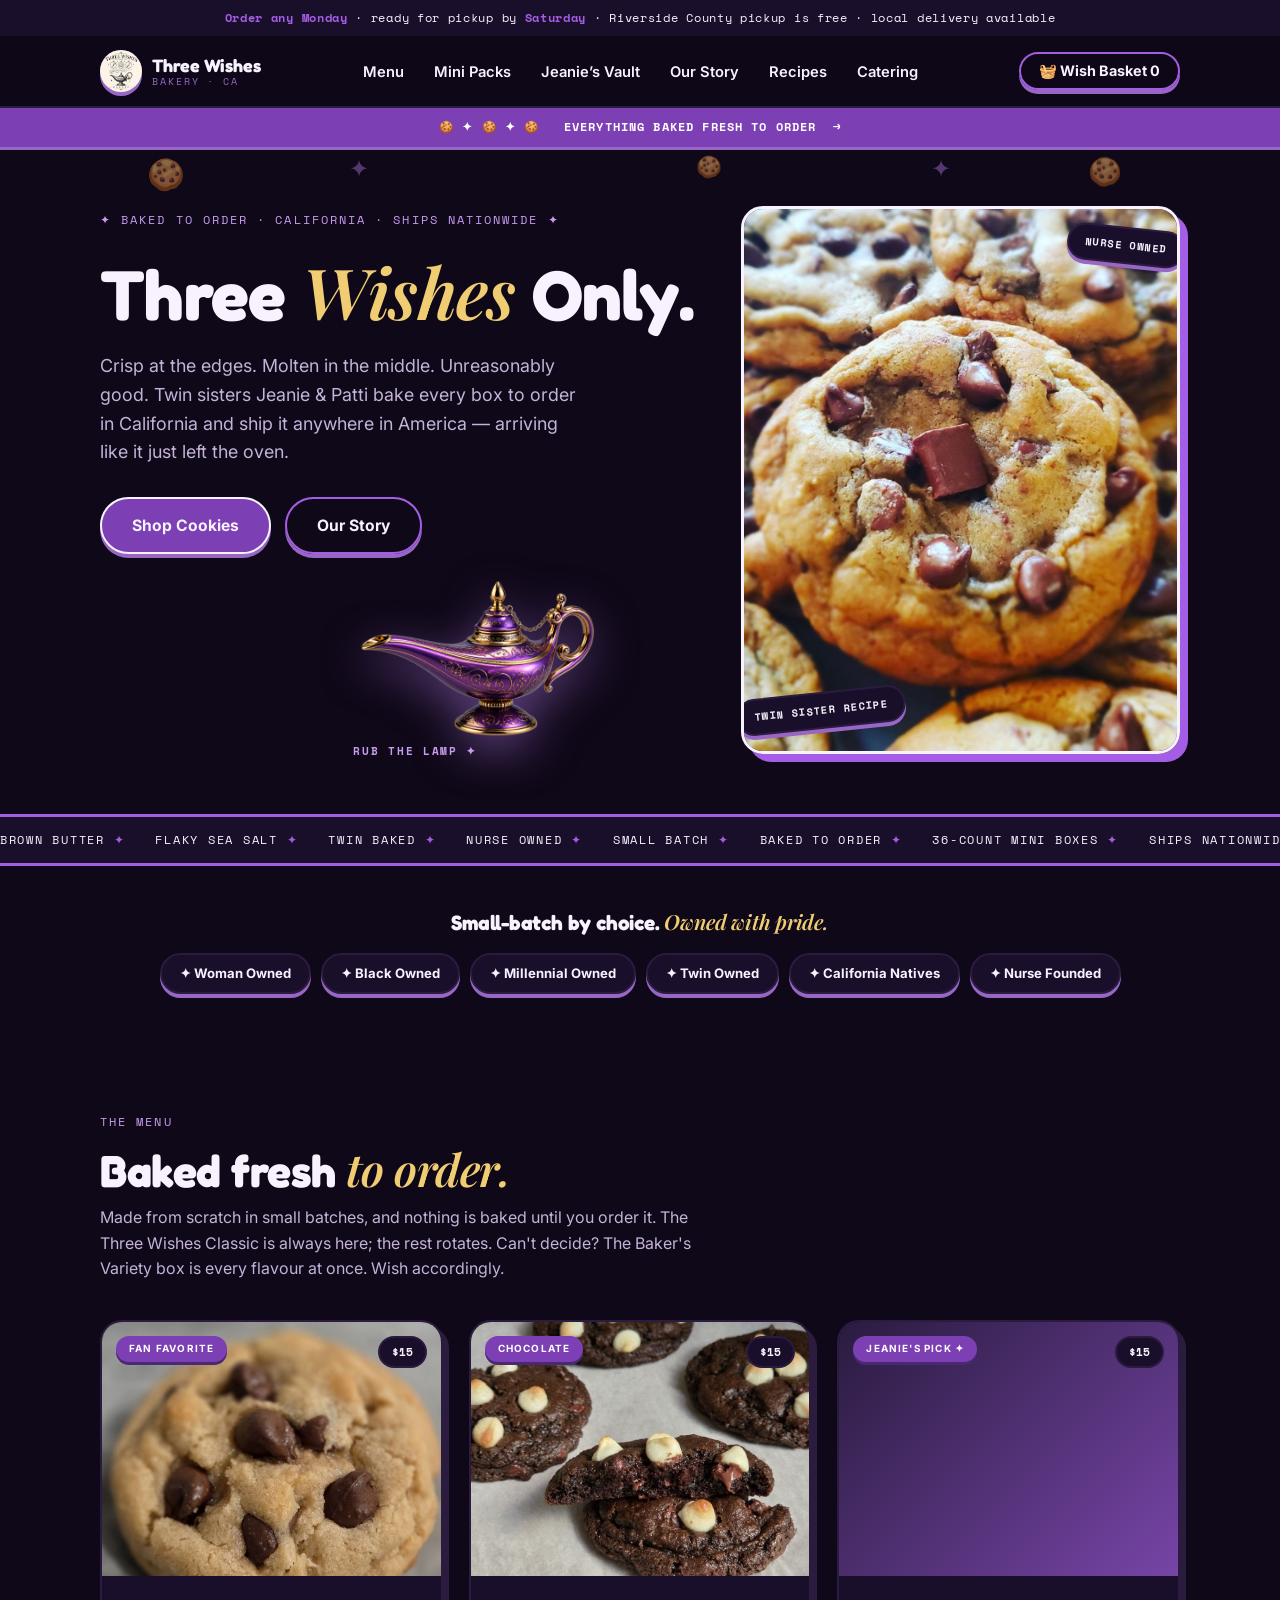
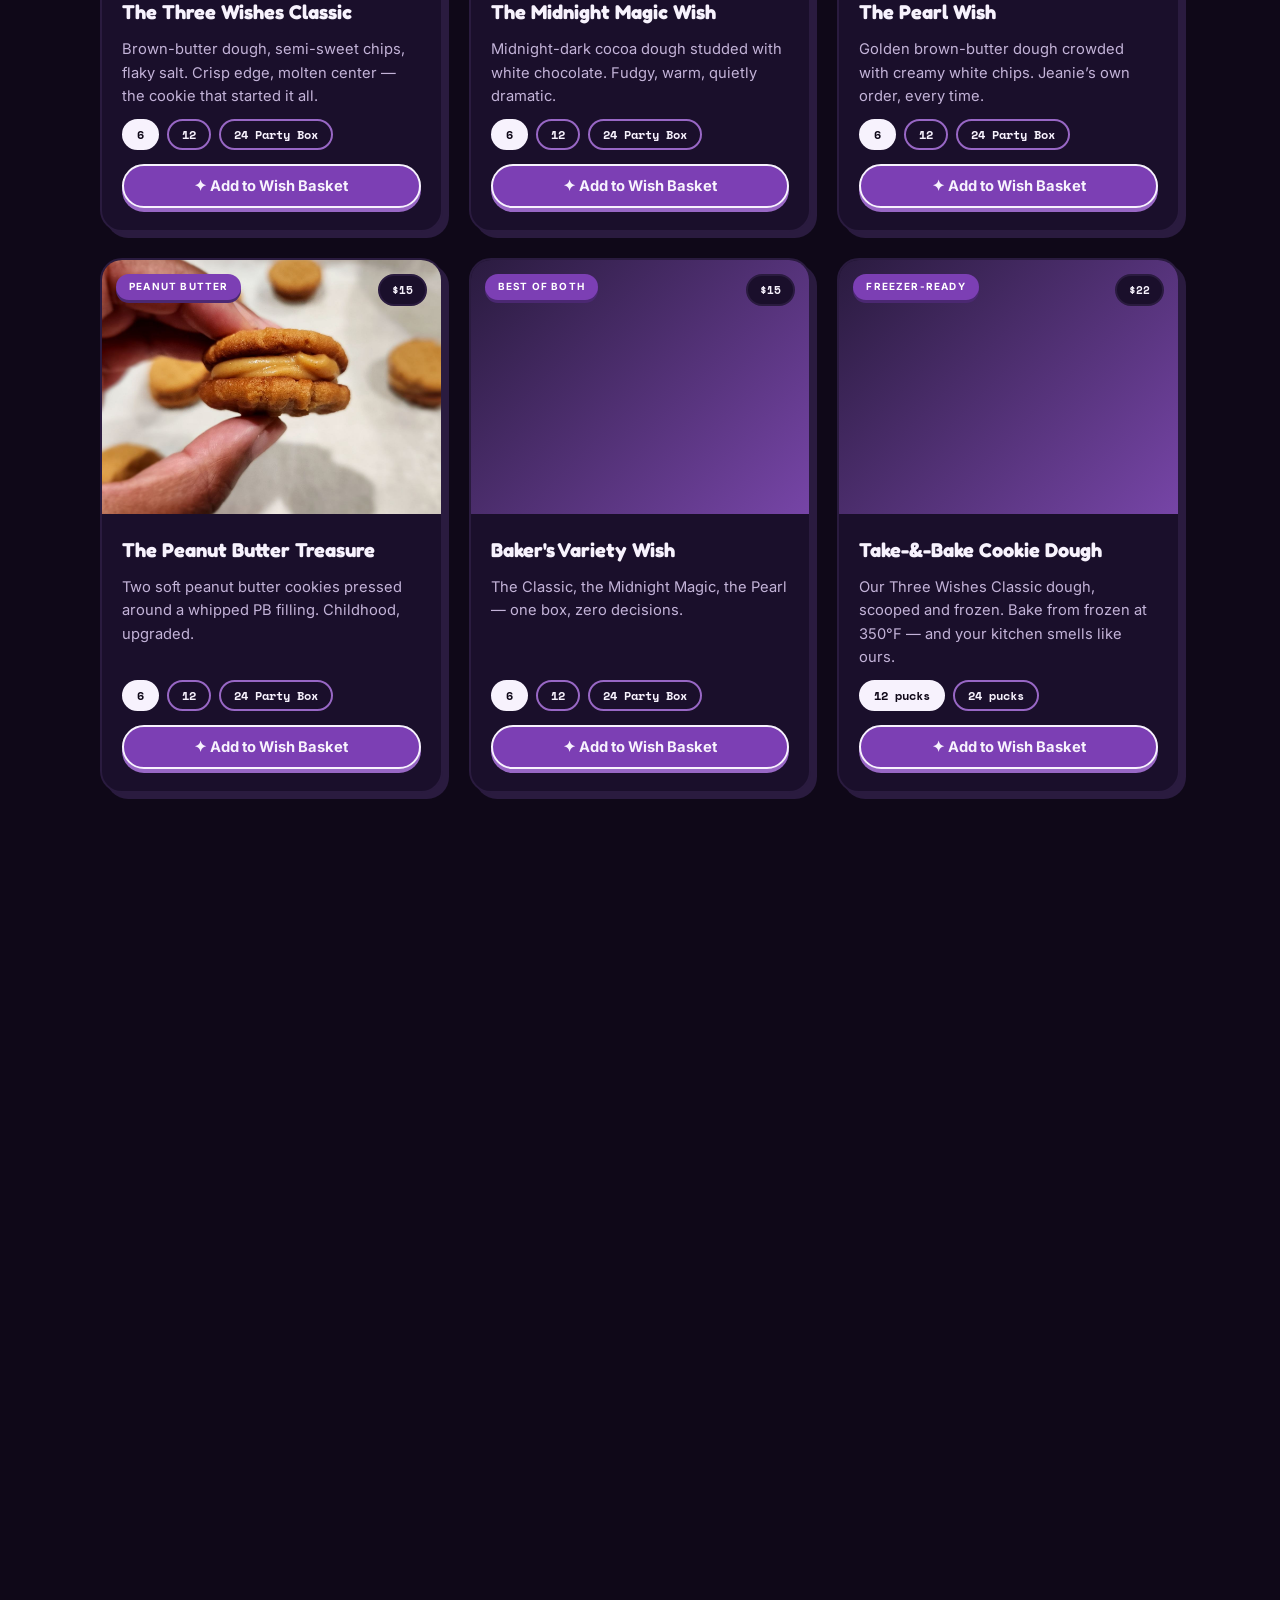
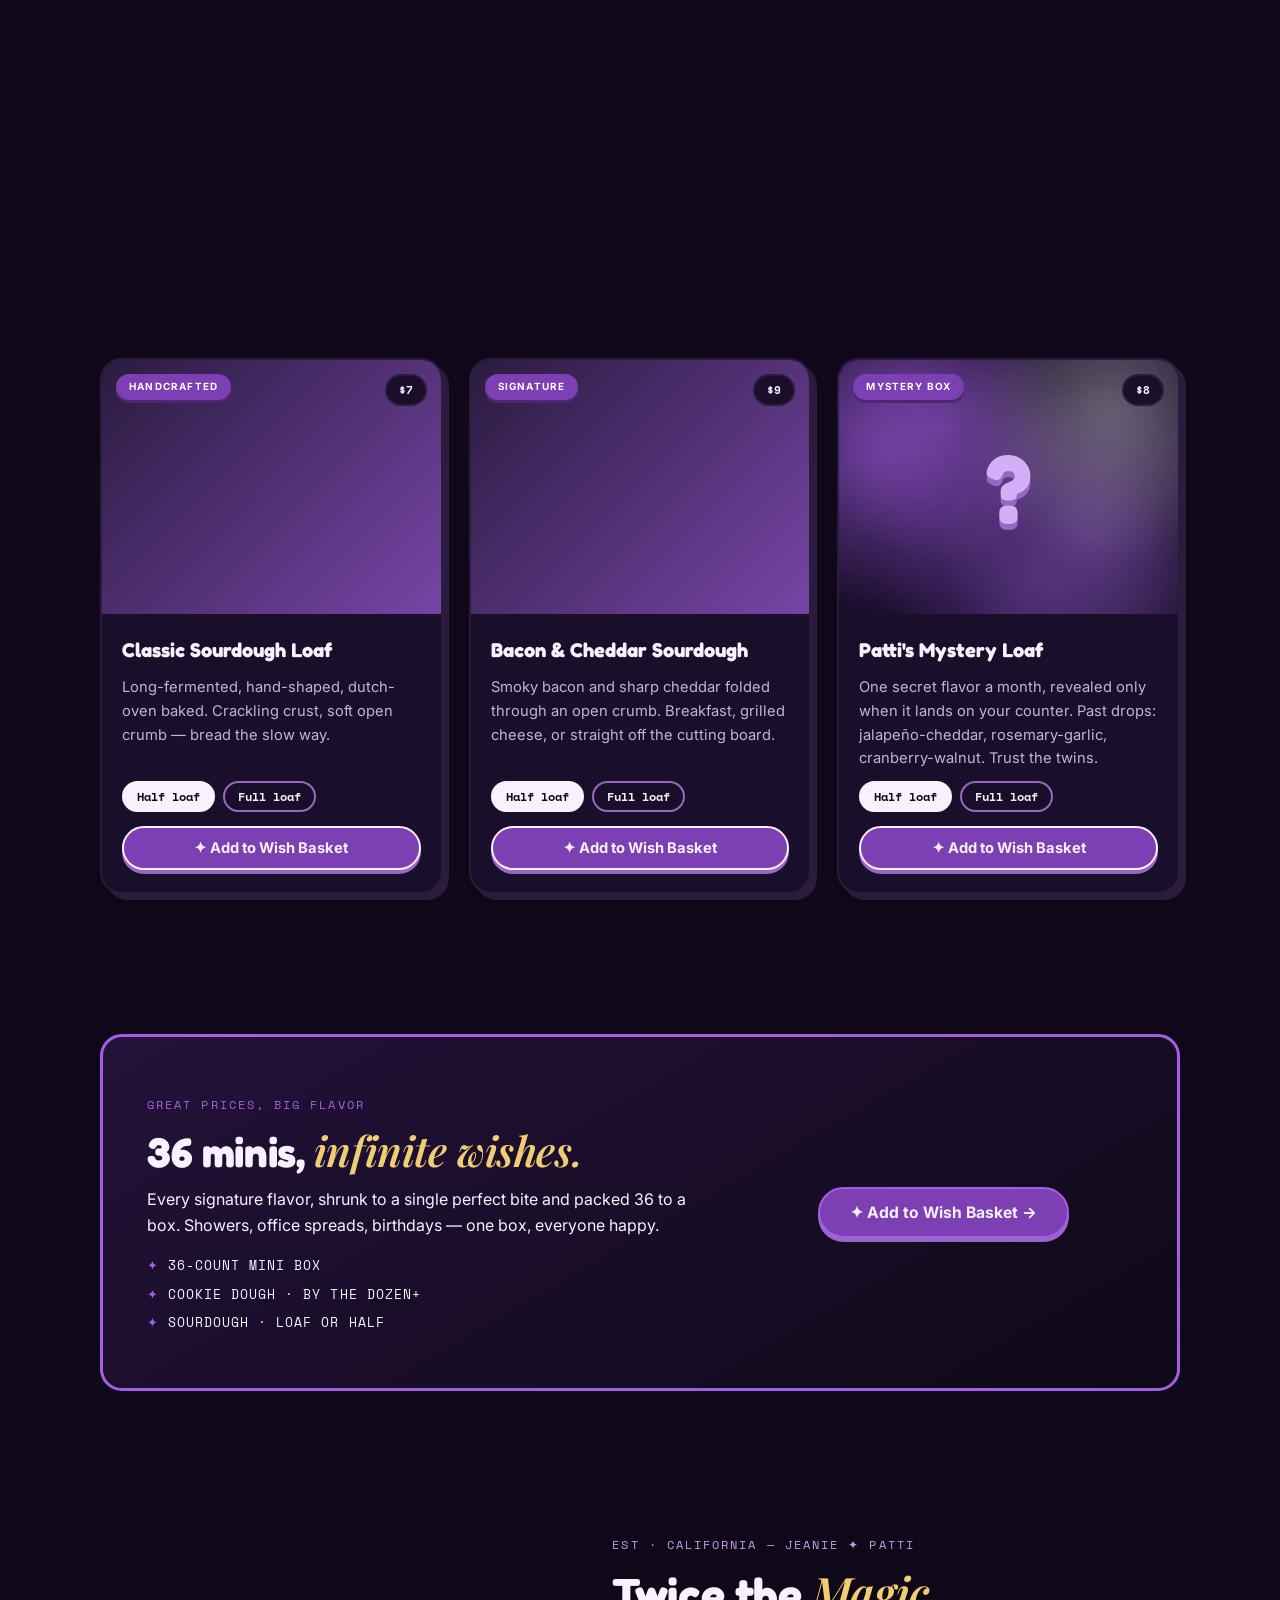
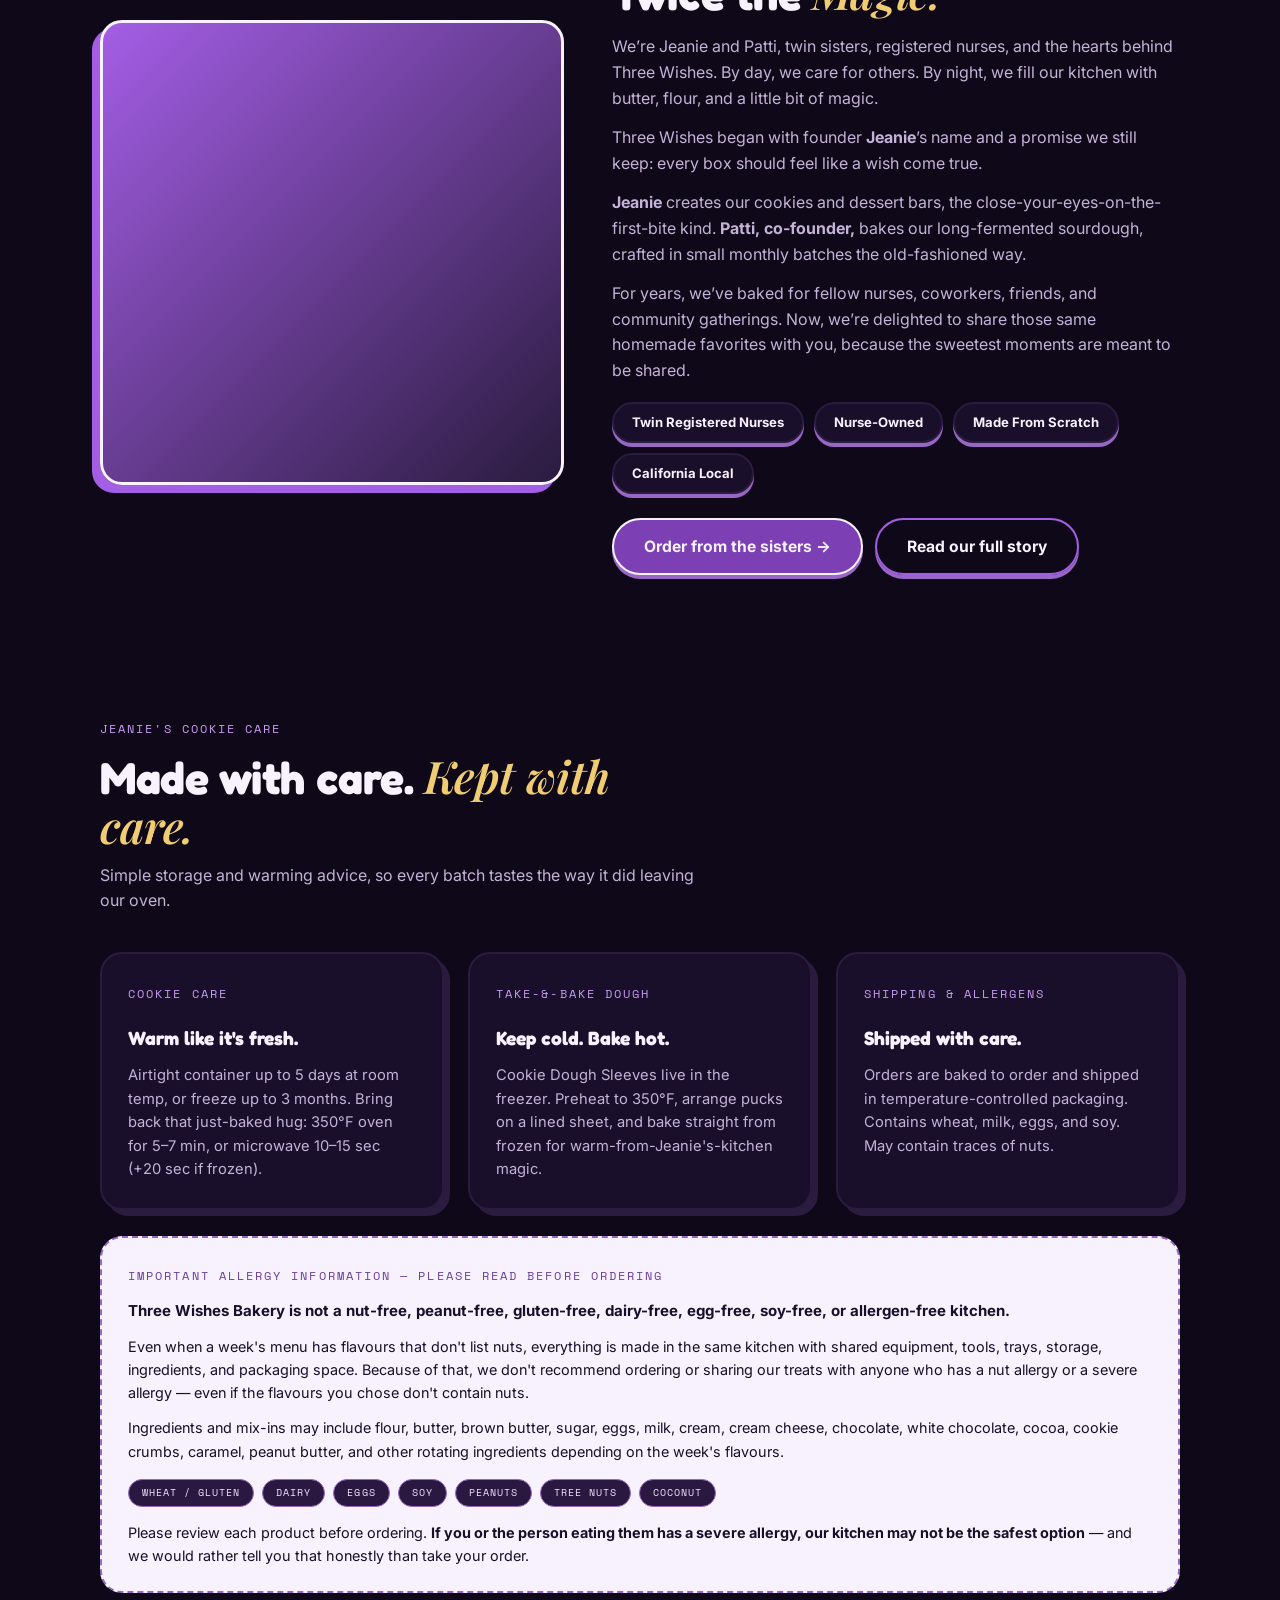
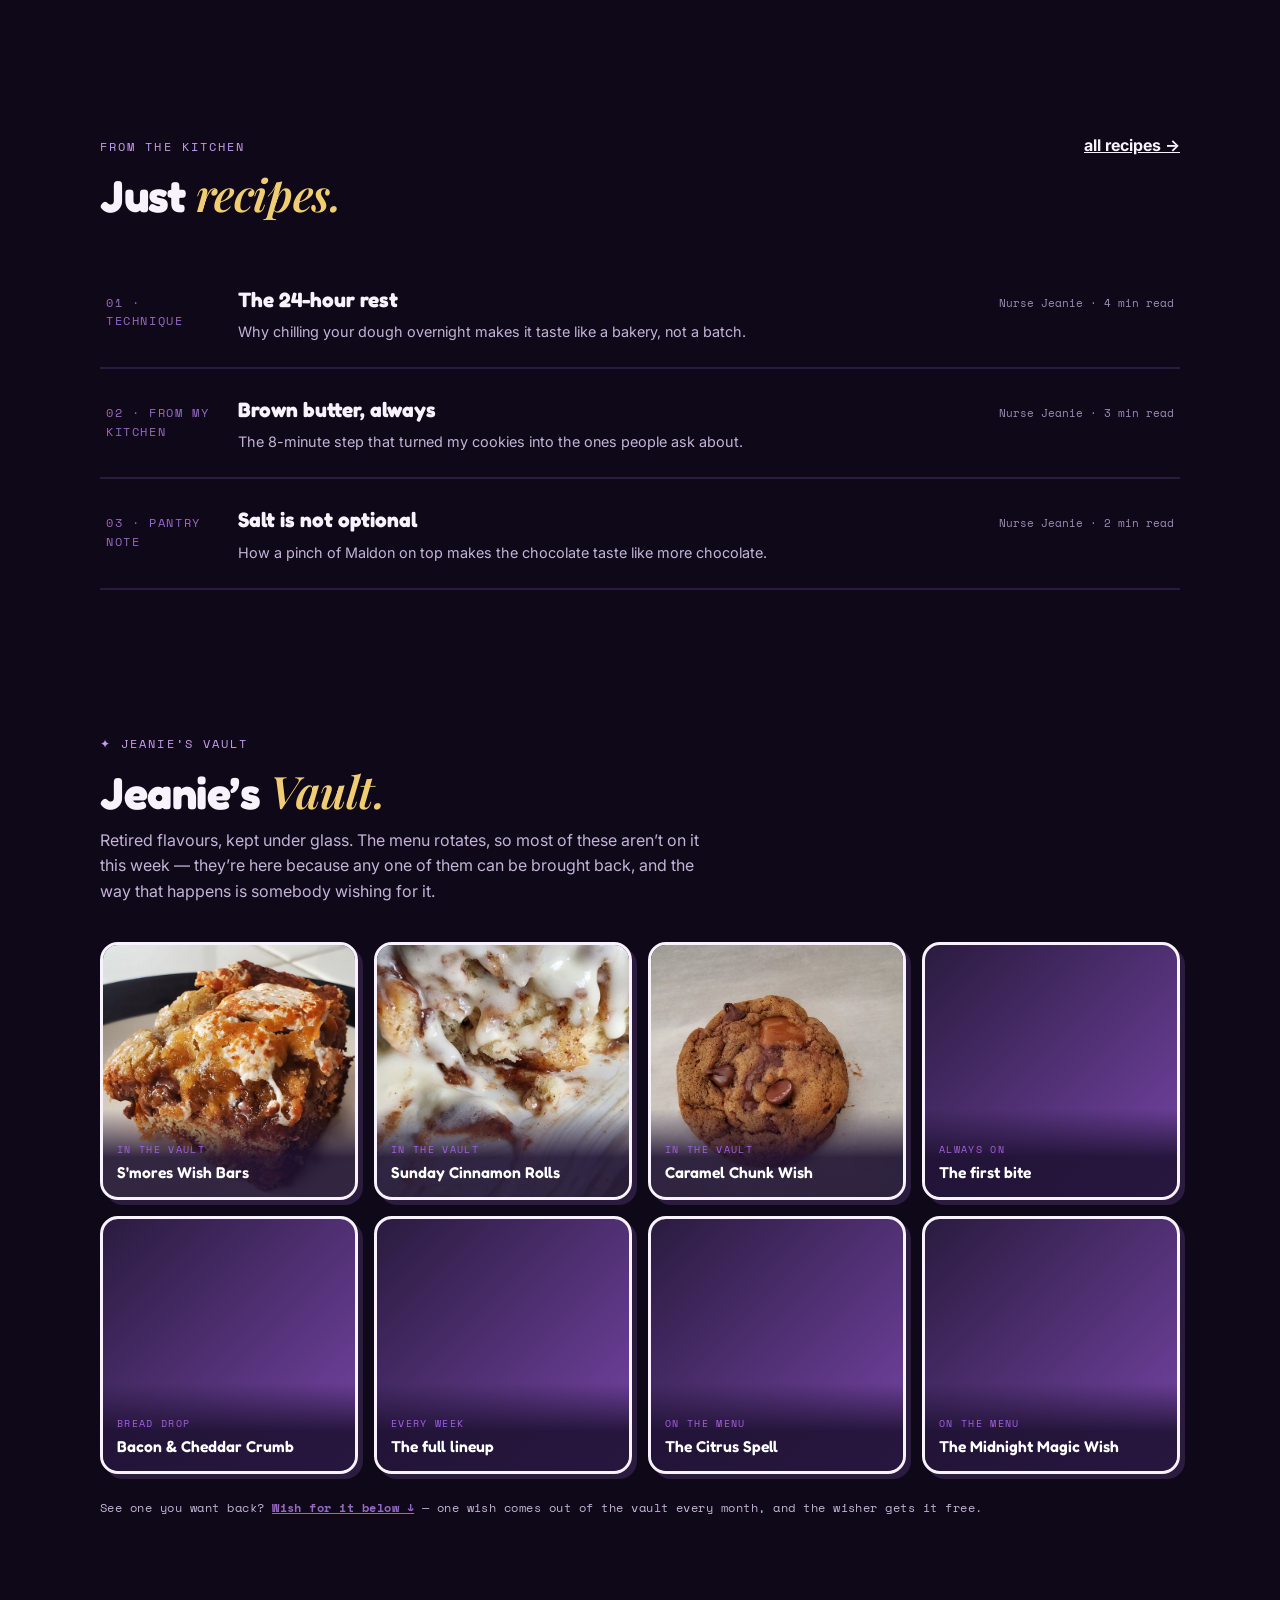
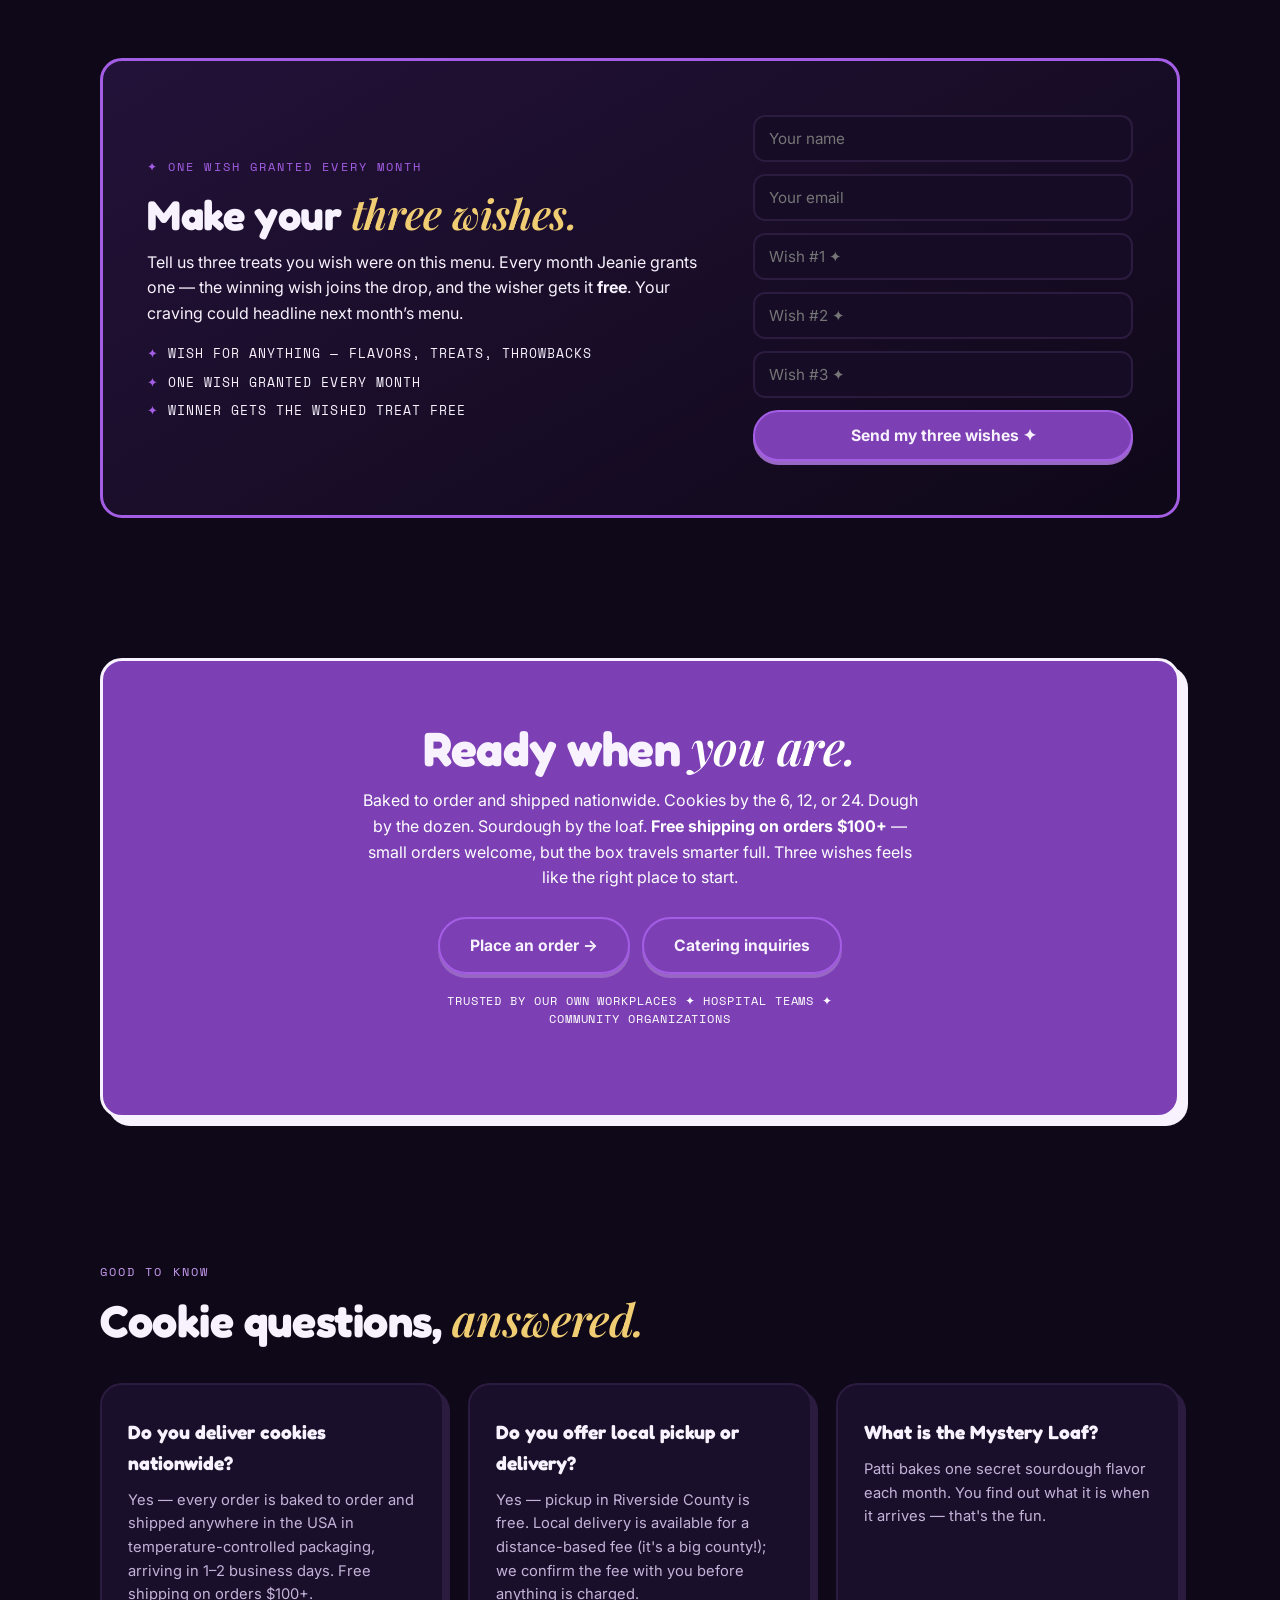
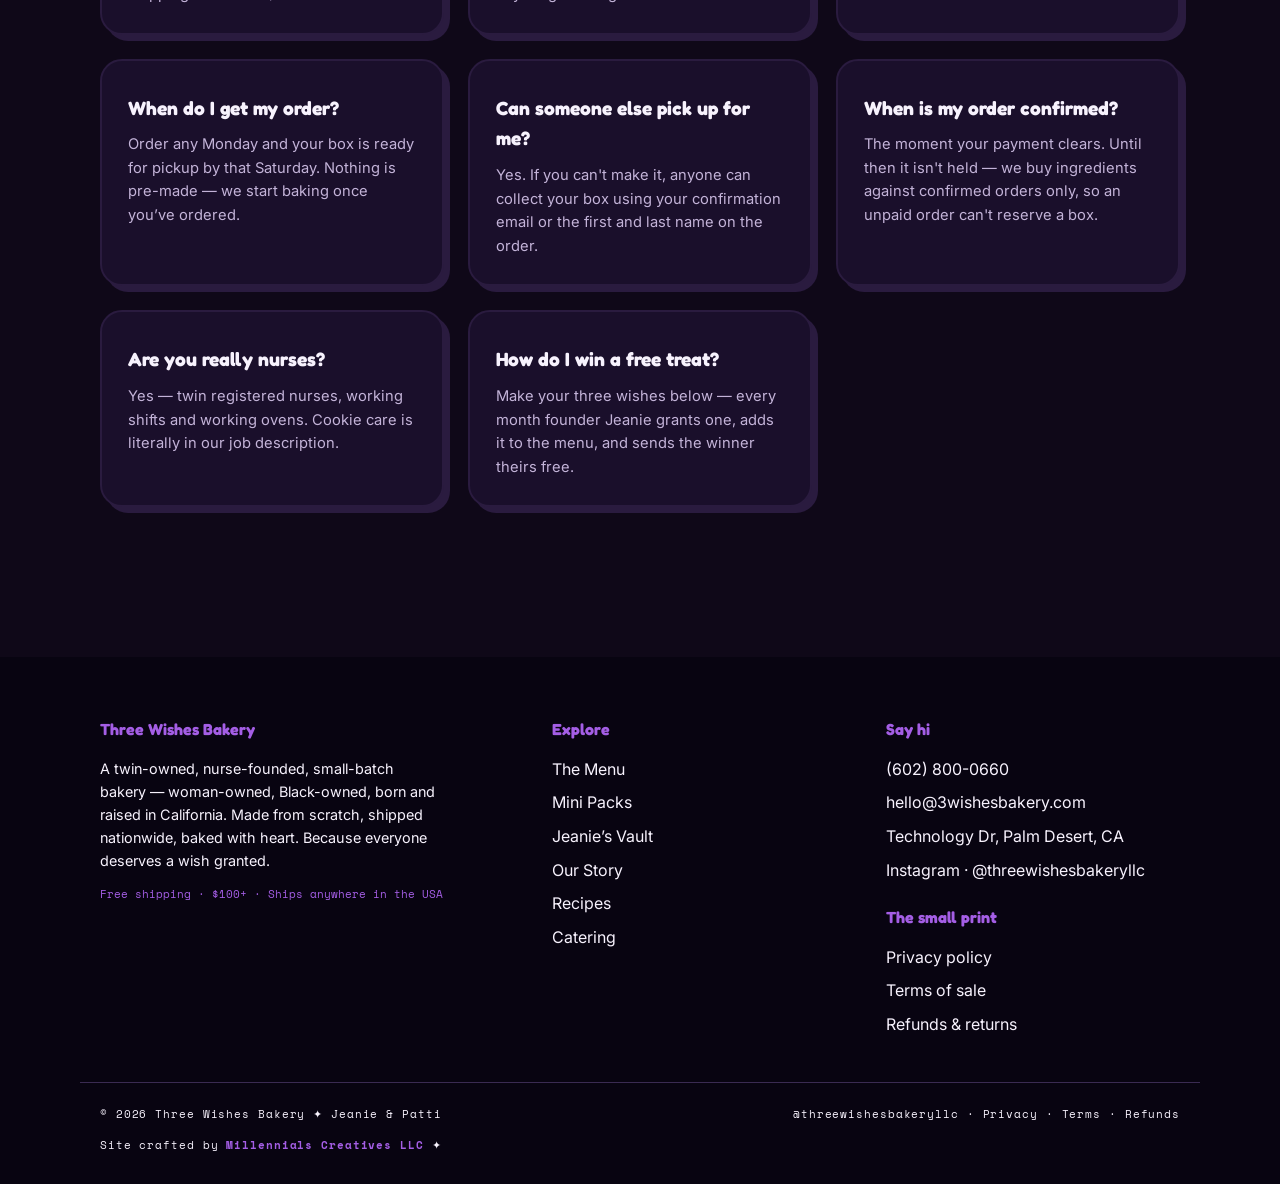
<file: index.html>
<!DOCTYPE html>
<html lang="en">
<head>
<meta charset="utf-8">
<meta name="viewport" content="width=device-width, initial-scale=1">
<title>Gourmet Cookie Delivery | Three Wishes Bakery, CA</title>
<meta name="description" content="Bakery-style cookies baked to order by twin sisters Jeanie & Patti in California. Weekly drops, monthly sourdough, take-and-bake dough. Free shipping $100+.">
<meta name="keywords" content="Three Wishes Bakery California, nurse owned bakery, twin owned bakery, Black owned bakery, gourmet cookies shipped nationwide, cookie delivery, sourdough bread California, corporate cookie catering, Riverside County bakery pickup, cookie delivery Riverside County, mystery box bakery, take and bake cookie dough">
<link rel="canonical" href="https://3wishesbakery.com/">
<meta property="og:type" content="website">
<meta property="og:site_name" content="Three Wishes Bakery">
<meta property="og:locale" content="en_US">
<meta property="og:title" content="Three Wishes Bakery — Three Wishes Only ✦">
<meta property="og:description" content="Crisp edges. Molten middles. Twin-baked in California, shipped to your door anywhere in the USA.">
<meta property="og:image" content="https://3wishesbakery.com/cookie-hero.jpg">
<meta property="og:url" content="https://3wishesbakery.com/">
<meta name="twitter:card" content="summary_large_image">
<script type="application/ld+json">
{
  "@context": "https://schema.org",
  "@type": "Bakery",
  "name": "Three Wishes Bakery",
  "alternateName": "3 Wishes Bakery California",
  "description": "Twin nurse-owned, Black-owned, woman-owned small-batch bakery. Gourmet cookies, dessert bars, and monthly sourdough drops. Made in California, shipped nationwide.",
  "founder": [
    {
      "@type": "Person",
      "name": "Jeanie",
      "jobTitle": "Founder"
    },
    {
      "@type": "Person",
      "name": "Patti",
      "jobTitle": "Co-Founder"
    }
  ],
  "areaServed": [
    "United States",
    {
      "@type": "AdministrativeArea",
      "name": "Riverside County, CA"
    }
  ],
  "servesCuisine": "Bakery",
  "email": "hello@3wishesbakery.com",
  "address": {
    "@type": "PostalAddress",
    "streetAddress": "Technology Dr",
    "addressLocality": "Palm Desert",
    "addressRegion": "CA",
    "addressCountry": "US"
  },
  "image": "https://3wishesbakery.com/cookie-hero.jpg",
  "logo": "https://3wishesbakery.com/logo-pink.jpg",
  "slogan": "Three Wishes Only.",
  "keywords": "nurse owned bakery, twin owned, Black owned, woman owned, cookies shipped nationwide",
  "url": "https://3wishesbakery.com/",
  "priceRange": "$7–$78",
  "currenciesAccepted": "USD",
  "telephone": "+16028000660",
  "contactPoint": {
    "@type": "ContactPoint",
    "telephone": "+16028000660",
    "email": "hello@3wishesbakery.com",
    "contactType": "customer service",
    "areaServed": "US",
    "availableLanguage": "English"
  },
  "makesOffer": {
    "@type": "Offer",
    "itemOffered": {
      "@type": "Product",
      "name": "Baked-to-order cookies, dessert bars and sourdough"
    },
    "availability": "https://schema.org/MadeToOrder"
  },
  "sameAs": [
    "https://www.instagram.com/threewishesbakeryllc/"
  ]
}
</script>
<!-- Product/Offer schema: what puts prices into Google results -->
<script type="application/ld+json">
{"@context": "https://schema.org", "@type": "ItemList", "name": "Three Wishes Bakery menu", "itemListElement": [{"@type": "ListItem", "position": 1, "item": {"@type": "Product", "name": "The Three Wishes Classic", "description": "Brown-butter dough, semi-sweet chips, flaky salt. Crisp edge, molten center — the cookie that started it all.", "brand": {"@type": "Brand", "name": "Three Wishes Bakery"}, "category": "Bakery", "image": "https://3wishesbakery.com/real-classic.jpg", "offers": {"@type": "AggregateOffer", "priceCurrency": "USD", "lowPrice": "15.00", "highPrice": "39.00", "offerCount": 3, "availability": "https://schema.org/MadeToOrder", "url": "https://3wishesbakery.com/#menu"}}}, {"@type": "ListItem", "position": 2, "item": {"@type": "Product", "name": "The Midnight Magic Wish", "description": "Midnight-dark cocoa dough studded with white chocolate. Fudgy, warm, quietly dramatic.", "brand": {"@type": "Brand", "name": "Three Wishes Bakery"}, "category": "Bakery", "image": "https://3wishesbakery.com/real-cocoa-white.jpg", "offers": {"@type": "AggregateOffer", "priceCurrency": "USD", "lowPrice": "15.00", "highPrice": "39.00", "offerCount": 3, "availability": "https://schema.org/MadeToOrder", "url": "https://3wishesbakery.com/#menu"}}}, {"@type": "ListItem", "position": 3, "item": {"@type": "Product", "name": "The Pearl Wish", "description": "Golden brown-butter dough crowded with creamy white chips. Jeanie’s own order, every time.", "brand": {"@type": "Brand", "name": "Three Wishes Bakery"}, "category": "Bakery", "image": "https://3wishesbakery.com/real-white-chip.jpg", "offers": {"@type": "AggregateOffer", "priceCurrency": "USD", "lowPrice": "15.00", "highPrice": "39.00", "offerCount": 3, "availability": "https://schema.org/MadeToOrder", "url": "https://3wishesbakery.com/#menu"}}}, {"@type": "ListItem", "position": 4, "item": {"@type": "Product", "name": "The Peanut Butter Treasure", "description": "Two soft peanut butter cookies pressed around a whipped PB filling. Childhood, upgraded.", "brand": {"@type": "Brand", "name": "Three Wishes Bakery"}, "category": "Bakery", "image": "https://3wishesbakery.com/extra-pb-held.jpg", "offers": {"@type": "AggregateOffer", "priceCurrency": "USD", "lowPrice": "15.00", "highPrice": "39.00", "offerCount": 3, "availability": "https://schema.org/MadeToOrder", "url": "https://3wishesbakery.com/#menu"}}}, {"@type": "ListItem", "position": 5, "item": {"@type": "Product", "name": "Baker's Variety Wish", "description": "The Classic, the Midnight Magic, the Pearl — one box, zero decisions.", "brand": {"@type": "Brand", "name": "Three Wishes Bakery"}, "category": "Bakery", "image": "https://3wishesbakery.com/real-lineup.jpg", "offers": {"@type": "AggregateOffer", "priceCurrency": "USD", "lowPrice": "15.00", "highPrice": "39.00", "offerCount": 3, "availability": "https://schema.org/MadeToOrder", "url": "https://3wishesbakery.com/#menu"}}}, {"@type": "ListItem", "position": 6, "item": {"@type": "Product", "name": "Take-&-Bake Cookie Dough", "description": "Our Three Wishes Classic dough, scooped and frozen. Bake from frozen at 350°F — and your kitchen smells like ours.", "brand": {"@type": "Brand", "name": "Three Wishes Bakery"}, "category": "Bakery", "image": "https://3wishesbakery.com/dough-balls.jpg", "offers": {"@type": "AggregateOffer", "priceCurrency": "USD", "lowPrice": "22.00", "highPrice": "40.00", "offerCount": 2, "availability": "https://schema.org/MadeToOrder", "url": "https://3wishesbakery.com/#menu"}}}, {"@type": "ListItem", "position": 7, "item": {"@type": "Product", "name": "The Fudgy Fortune Brownie", "description": "Crackle top, molten dark-chocolate center. Best eaten over the box; no crumb left behind.", "brand": {"@type": "Brand", "name": "Three Wishes Bakery"}, "category": "Bakery", "image": "https://3wishesbakery.com/brownie.jpg", "offers": {"@type": "AggregateOffer", "priceCurrency": "USD", "lowPrice": "18.00", "highPrice": "78.00", "offerCount": 3, "availability": "https://schema.org/MadeToOrder", "url": "https://3wishesbakery.com/#menu"}}}, {"@type": "ListItem", "position": 8, "item": {"@type": "Product", "name": "The Citrus Spell", "description": "Sharp lemon filling on buttery shortbread, under a snowfall of powdered sugar.", "brand": {"@type": "Brand", "name": "Three Wishes Bakery"}, "category": "Bakery", "image": "https://3wishesbakery.com/lemon-bar.jpg", "offers": {"@type": "AggregateOffer", "priceCurrency": "USD", "lowPrice": "18.00", "highPrice": "32.00", "offerCount": 2, "availability": "https://schema.org/MadeToOrder", "url": "https://3wishesbakery.com/#menu"}}}, {"@type": "ListItem", "position": 9, "item": {"@type": "Product", "name": "Classic Sourdough Loaf", "description": "Long-fermented, hand-shaped, dutch-oven baked. Crackling crust, soft open crumb — bread the slow way.", "brand": {"@type": "Brand", "name": "Three Wishes Bakery"}, "category": "Bakery", "image": "https://3wishesbakery.com/real-sourdough-boule.jpg", "offers": {"@type": "AggregateOffer", "priceCurrency": "USD", "lowPrice": "7.00", "highPrice": "12.00", "offerCount": 2, "availability": "https://schema.org/MadeToOrder", "url": "https://3wishesbakery.com/#menu"}}}, {"@type": "ListItem", "position": 10, "item": {"@type": "Product", "name": "Bacon & Cheddar Sourdough", "description": "Smoky bacon and sharp cheddar folded through an open crumb. Breakfast, grilled cheese, or straight off the cutting board.", "brand": {"@type": "Brand", "name": "Three Wishes Bakery"}, "category": "Bakery", "image": "https://3wishesbakery.com/real-sourdough-bacon.jpg", "offers": {"@type": "AggregateOffer", "priceCurrency": "USD", "lowPrice": "9.00", "highPrice": "16.00", "offerCount": 2, "availability": "https://schema.org/MadeToOrder", "url": "https://3wishesbakery.com/#menu"}}}, {"@type": "ListItem", "position": 11, "item": {"@type": "Product", "name": "Patti's Mystery Loaf", "description": "One secret flavor a month, revealed only when it lands on your counter. Past drops: jalapeño-cheddar, rosemary-garlic, cranberry-walnut. Trust the twins.", "brand": {"@type": "Brand", "name": "Three Wishes Bakery"}, "category": "Bakery", "offers": {"@type": "AggregateOffer", "priceCurrency": "USD", "lowPrice": "8.00", "highPrice": "14.00", "offerCount": 2, "availability": "https://schema.org/MadeToOrder", "url": "https://3wishesbakery.com/#menu"}}}, {"@type": "ListItem", "position": 12, "item": {"@type": "Product", "name": "36-Count Mini Box", "description": "36-Count Mini Box from Three Wishes Bakery — baked to order in California.", "brand": {"@type": "Brand", "name": "Three Wishes Bakery"}, "category": "Bakery", "offers": {"@type": "AggregateOffer", "priceCurrency": "USD", "lowPrice": "36.00", "highPrice": "36.00", "offerCount": 1, "availability": "https://schema.org/MadeToOrder", "url": "https://3wishesbakery.com/#menu"}}}]}
</script>
<link rel="icon" href="favicon-32.png" sizes="32x32">
<link rel="icon" href="favicon-16.png" sizes="16x16">
<link rel="apple-touch-icon" href="apple-touch-icon.png">
<link rel="preconnect" href="https://fonts.googleapis.com">
<link rel="preconnect" href="https://fonts.gstatic.com" crossorigin>
<link href="https://fonts.googleapis.com/css2?family=Fredoka:wght@400;500;600;700&family=Playfair+Display:ital,wght@0,600;1,600&family=Space+Mono:wght@400;700&family=Inter:wght@300;400;500;600;700&display=swap" rel="stylesheet">
<link rel="stylesheet" href="styles.css">
<link rel="stylesheet" href="magic.css">
<script type="application/ld+json">
{"@context":"https://schema.org","@type":"FAQPage","mainEntity":[
{"@type":"Question","name":"Do you deliver gourmet cookies nationwide?","acceptedAnswer":{"@type":"Answer","text":"Yes. Three Wishes Bakery bakes to order in California and ships anywhere in the USA in temperature-controlled packaging, arriving in 1-2 business days. Free shipping on orders $100+."}},
{"@type":"Question","name":"Do you offer local pickup or delivery in Riverside County?","acceptedAnswer":{"@type":"Answer","text":"Yes. Pickup in Riverside County, California is free. Local delivery is available for a distance-based fee, confirmed before charging."}},
{"@type":"Question","name":"What is Patti's Mystery Loaf?","acceptedAnswer":{"@type":"Answer","text":"A monthly mystery box sourdough. Co-founder Patti bakes one secret flavor each month, revealed only when it arrives."}},
{"@type":"Question","name":"When do I get my order?","acceptedAnswer":{"@type":"Answer","text":"Order any Monday and your box is ready for pickup by that Saturday. Nothing is pre-made — baking starts once you have ordered."}},
{"@type":"Question","name":"Are the Three Wishes bakers really nurses?","acceptedAnswer":{"@type":"Answer","text":"Yes. Three Wishes Bakery is owned by twin registered nurses, Jeanie (founder) and Patti (co-founder), based in California."}},
{"@type":"Question","name":"Can someone else pick up my order?","acceptedAnswer":{"@type":"Answer","text":"Yes. Anyone can collect your box using your confirmation email or the first and last name on the order."}},
{"@type":"Question","name":"When is my order confirmed?","acceptedAnswer":{"@type":"Answer","text":"When your payment clears. Until then the box is not held, because ingredients are bought against confirmed orders only."}},
{"@type":"Question","name":"How can I win a free treat?","acceptedAnswer":{"@type":"Answer","text":"Submit three wishes for treats you want on the menu. Every month founder Jeanie grants one wish, adds it to the menu, and the winner receives it free."}}]}
</script>
<!-- Plausible: cookieless, no personal data, no cross-site tracking.
     Chosen over Google Analytics deliberately — GA would make the privacy
     policy's "no third-party trackers" claim false and pull the site into
     consent-banner territory. Loads deferred so it never blocks rendering.
     Collects nothing until the 3wishesbakery.com site is created in Plausible. -->
<script defer data-domain="3wishesbakery.com" src="https://plausible.io/js/script.outbound-links.js"></script>
</head>
<body>

<div class="announce"><strong>Order any Monday</strong> · ready for pickup by <strong>Saturday</strong> · Riverside County pickup is free · local delivery available</div>

<header class="site-header">
  <nav class="nav container" aria-label="Main">
    <a class="brand" href="index.html">
      <span class="brand-mark"><img src="logo-mark.jpg" alt="" data-optional onerror="this.style.display='none'" width="128" height="128" fetchpriority="high" decoding="async">✦</span>
      <span class="brand-name">Three Wishes<small>Bakery · CA</small></span>
    </a>
    <ul class="nav-links" id="navLinks">
      <li><a href="#menu">Menu</a></li>
      <li><a href="#minis">Mini Packs</a></li>
      <li><a href="#drops">Jeanie’s Vault</a></li>
      <li><a href="story.html">Our Story</a></li>
      <li><a href="recipes.html">Recipes</a></li>
      <li><a href="catering.html">Catering</a></li>
    </ul>
    <div class="nav-right">
      <button class="cart-btn" onclick="openCart()">🧺 <span class="cart-word">Wish Basket </span><span data-cart-count>0</span></button>
      <button class="nav-toggle" type="button" aria-label="Menu" aria-expanded="false" aria-controls="navLinks" onclick="toggleNav()"><span></span><span></span><span></span></button>
    </div>
  </nav>
</header>

<span class="drop-bar">🍪 ✦ 🍪 ✦ 🍪 &nbsp; EVERYTHING BAKED FRESH TO ORDER &nbsp;→</span>

<!-- HERO -->
<section class="hero container">
  <div class="crumbs" aria-hidden="true"><span>🍪</span><span>✦</span><span>🍪</span><span>✦</span><span>🍪</span></div>
  <div class="hero-grid">
    <div>
      <span class="eyebrow">✦ Baked to Order · California · Ships Nationwide ✦</span>
      <h1>Three <span class="serif-accent">Wishes</span> Only.</h1>
      <p class="lede">Crisp at the edges. Molten in the middle. Unreasonably good. Twin sisters Jeanie &amp; Patti bake every box to order in California and ship it anywhere in America — arriving like it just left the oven.</p>
      <div class="hero-ctas">
        <a class="btn btn-primary" href="#menu">Shop Cookies</a>
        <a class="btn btn-ghost" href="#sisters">Our Story</a>
      </div>
    </div>
    <div class="hero-photo hero-float">
      <img src="cookie-hero.jpg" alt="Warm chocolate chip cookies fresh from the oven" data-optional width="1280" height="1280" fetchpriority="high" decoding="async">
      <span class="sticker tr">Nurse Owned</span>
      <span class="sticker bl">Twin Sister Recipe</span>
    </div>
  </div>
</section>

<!-- MARQUEE -->
<div class="marquee" aria-hidden="true">
  <div class="marquee-track">
    <span>brown butter</span><span>flaky sea salt</span><span>twin baked</span><span>nurse owned</span><span>small batch</span><span>baked to order</span><span>36-count mini boxes</span><span>ships nationwide</span><span>made in california</span>
    <span>brown butter</span><span>flaky sea salt</span><span>twin baked</span><span>nurse owned</span><span>small batch</span><span>baked to order</span><span>36-count mini boxes</span><span>ships nationwide</span><span>made in california</span>
  </div>
</div>

<!-- BADGES -->
<section class="badges container">
  <h2>Small-batch by choice. <span class="serif-accent">Owned with pride.</span></h2>
  <div class="badge-row">
    <span class="badge">✦ Woman Owned</span>
    <span class="badge">✦ Black Owned</span>
    <span class="badge">✦ Millennial Owned</span>
    <span class="badge">✦ Twin Owned</span>
    <span class="badge">✦ California Natives</span>
    <span class="badge">✦ Nurse Founded</span>
    
  </div>
</section>

<!-- MENU: COOKIES -->
<section class="section container" id="menu">
  <div class="section-head">
    <span class="eyebrow">The menu</span>
    <h2>Baked fresh <span class="serif-accent">to order.</span></h2>
    <p>Made from scratch in small batches, and nothing is baked until you order it. The Three Wishes Classic is always here; the rest rotates. Can't decide? The Baker's Variety box is every flavour at once. Wish accordingly.</p>
  </div>
  <div class="grid">

    <article class="card" data-product="classic">
      <div class="card-photo">
        <img src="real-classic.jpg" alt="The Three Wishes Classic chocolate chip cookies" data-optional width="1280" height="960" loading="lazy" decoding="async">
        <span class="tag">Fan Favorite</span><span class="price-chip">from $15</span>
      </div>
      <div class="card-body">
        <h3>The Three Wishes Classic</h3>
        <p>Brown-butter dough, semi-sweet chips, flaky salt. Crisp edge, molten center — the cookie that started it all.</p>
        <div class="size-row" role="group" aria-label="Choose size">
          <button type="button" class="size-btn" data-size-index="0" aria-pressed="true" onclick="selectSize(this)">6</button>
          <button type="button" class="size-btn" data-size-index="1" aria-pressed="false" onclick="selectSize(this)">12</button>
          <button type="button" class="size-btn" data-size-index="2" aria-pressed="false" onclick="selectSize(this)">24 Party Box</button>
        </div>
        <button type="button" class="add-btn" onclick="addFromCard(this.closest('.card'))">✦ Add to Wish Basket</button>
      </div>
    </article>

    <article class="card" data-product="cocoa">
      <div class="card-photo">
        <img src="real-cocoa-white.jpg" alt="The Midnight Magic Wish dark chocolate cookies with white chocolate" data-optional width="960" height="1280" loading="lazy" decoding="async">
        <span class="tag">Chocolate</span><span class="price-chip">from $15</span>
      </div>
      <div class="card-body">
        <h3>The Midnight Magic Wish</h3>
        <p>Midnight-dark cocoa dough studded with white chocolate. Fudgy, warm, quietly dramatic.</p>
        <div class="size-row" role="group" aria-label="Choose size">
          <button type="button" class="size-btn" data-size-index="0" aria-pressed="true" onclick="selectSize(this)">6</button>
          <button type="button" class="size-btn" data-size-index="1" aria-pressed="false" onclick="selectSize(this)">12</button>
          <button type="button" class="size-btn" data-size-index="2" aria-pressed="false" onclick="selectSize(this)">24 Party Box</button>
        </div>
        <button type="button" class="add-btn" onclick="addFromCard(this.closest('.card'))">✦ Add to Wish Basket</button>
      </div>
    </article>

    <article class="card" data-product="whitechip">
      <div class="card-photo">
        <img src="real-white-chip.jpg" alt="The Pearl Wish brown butter cookies" data-optional width="960" height="1280" loading="lazy" decoding="async">
        <span class="tag">Jeanie's Pick ✦</span><span class="price-chip">from $15</span>
      </div>
      <div class="card-body">
        <h3>The Pearl Wish</h3>
        <p>Golden brown-butter dough crowded with creamy white chips. Jeanie’s own order, every time.</p>
        <div class="size-row" role="group" aria-label="Choose size">
          <button type="button" class="size-btn" data-size-index="0" aria-pressed="true" onclick="selectSize(this)">6</button>
          <button type="button" class="size-btn" data-size-index="1" aria-pressed="false" onclick="selectSize(this)">12</button>
          <button type="button" class="size-btn" data-size-index="2" aria-pressed="false" onclick="selectSize(this)">24 Party Box</button>
        </div>
        <button type="button" class="add-btn" onclick="addFromCard(this.closest('.card'))">✦ Add to Wish Basket</button>
      </div>
    </article>

    <article class="card" data-product="pbsandwich">
      <div class="card-photo">
        <img src="extra-pb-held.jpg" alt="A Peanut Butter Treasure sandwich cookie held up, showing the whipped peanut butter filling" data-optional width="1280" height="1280" loading="lazy" decoding="async">
        <span class="tag">Peanut Butter</span><span class="price-chip">from $15</span>
      </div>
      <div class="card-body">
        <h3>The Peanut Butter Treasure</h3>
        <p>Two soft peanut butter cookies pressed around a whipped PB filling. Childhood, upgraded.</p>
        <div class="size-row" role="group" aria-label="Choose size">
          <button type="button" class="size-btn" data-size-index="0" aria-pressed="true" onclick="selectSize(this)">6</button>
          <button type="button" class="size-btn" data-size-index="1" aria-pressed="false" onclick="selectSize(this)">12</button>
          <button type="button" class="size-btn" data-size-index="2" aria-pressed="false" onclick="selectSize(this)">24 Party Box</button>
        </div>
        <button type="button" class="add-btn" onclick="addFromCard(this.closest('.card'))">✦ Add to Wish Basket</button>
      </div>
    </article>

    <article class="card" data-product="variety">
      <div class="card-photo">
        <img src="real-lineup.jpg" alt="Baker's Variety Wish mixed cookie lineup" data-optional width="1280" height="960" loading="lazy" decoding="async">
        <span class="tag">Best of Both</span><span class="price-chip">from $15</span>
      </div>
      <div class="card-body">
        <h3>Baker's Variety Wish</h3>
        <p>The Classic, the Midnight Magic, the Pearl — one box, zero decisions.</p>
        <div class="size-row" role="group" aria-label="Choose size">
          <button type="button" class="size-btn" data-size-index="0" aria-pressed="true" onclick="selectSize(this)">6</button>
          <button type="button" class="size-btn" data-size-index="1" aria-pressed="false" onclick="selectSize(this)">12</button>
          <button type="button" class="size-btn" data-size-index="2" aria-pressed="false" onclick="selectSize(this)">24 Party Box</button>
        </div>
        <button type="button" class="add-btn" onclick="addFromCard(this.closest('.card'))">✦ Add to Wish Basket</button>
      </div>
    </article>

    <article class="card" data-product="doughsleeve">
      <div class="card-photo">
        <img src="dough-balls.jpg" alt="Take and bake cookie dough pucks on a tray" data-optional width="960" height="1280" loading="lazy" decoding="async">
        <span class="tag">Freezer-Ready</span><span class="price-chip">from $22</span>
      </div>
      <div class="card-body">
        <h3>Take-&amp;-Bake Cookie Dough</h3>
        <p>Our Three Wishes Classic dough, scooped and frozen. Bake from frozen at 350°F — and your kitchen smells like ours.</p>
        <div class="size-row" role="group" aria-label="Choose size">
          <button type="button" class="size-btn" data-size-index="0" aria-pressed="true" onclick="selectSize(this)">12 pucks</button>
          <button type="button" class="size-btn" data-size-index="1" aria-pressed="false" onclick="selectSize(this)">24 pucks</button>
        </div>
        <button type="button" class="add-btn" onclick="addFromCard(this.closest('.card'))">✦ Add to Wish Basket</button>
      </div>
    </article>

  </div>
</section>

<!-- TREATS & BARS -->
<section class="section container">
  <div class="section-head">
    <span class="eyebrow">✨ Treats &amp; dessert bars</span>
    <h2>A little <span class="serif-accent">bliss,</span> by the bite.</h2>
    <p>Bars, brownies, and loaves in small weekly batches — bright, buttery, built for sharing. Or not.</p>
  </div>
  <div class="grid">

    <article class="card" data-product="brownies">
      <div class="card-photo">
        <img src="brownie.jpg" alt="The Fudgy Fortune Brownie with crackle tops" data-optional width="1280" height="1280" loading="lazy" decoding="async">
        <span class="tag">Fudgy</span><span class="price-chip">from $18</span>
      </div>
      <div class="card-body">
        <h3>The Fudgy Fortune Brownie</h3>
        <p>Crackle top, molten dark-chocolate center. Best eaten over the box; no crumb left behind.</p>
        <div class="size-row" role="group" aria-label="Choose size">
          <button type="button" class="size-btn" data-size-index="0" aria-pressed="true" onclick="selectSize(this)">6</button>
          <button type="button" class="size-btn" data-size-index="1" aria-pressed="false" onclick="selectSize(this)">12</button>
          <button type="button" class="size-btn" data-size-index="2" aria-pressed="false" onclick="selectSize(this)">36 party box</button>
        </div>
        <button type="button" class="add-btn" onclick="addFromCard(this.closest('.card'))">✦ Add to Wish Basket</button>
      </div>
    </article>


    <article class="card" data-product="tangybars">
      <div class="card-photo">
        <img src="lemon-bar.jpg" alt="The Citrus Spell with homemade crust" data-optional width="1280" height="1280" loading="lazy" decoding="async">
        <span class="tag">Bars</span><span class="price-chip">from $18</span>
      </div>
      <div class="card-body">
        <h3>The Citrus Spell</h3>
        <p>Sharp lemon filling on buttery shortbread, under a snowfall of powdered sugar.</p>
        <div class="size-row" role="group" aria-label="Choose size">
          <button type="button" class="size-btn" data-size-index="0" aria-pressed="true" onclick="selectSize(this)">6</button>
          <button type="button" class="size-btn" data-size-index="1" aria-pressed="false" onclick="selectSize(this)">12</button>
        </div>
        <button type="button" class="add-btn" onclick="addFromCard(this.closest('.card'))">✦ Add to Wish Basket</button>
      </div>
    </article>

  </div>
</section>

<!-- SOURDOUGH -->
<section class="section container">
  <div class="section-head">
    <span class="eyebrow">🍞 Sourdough — Patti's specialty</span>
    <h2>The monthly <span class="serif-accent">bread drop.</span></h2>
    <p>Patti bakes bread once a month — long-fermented, hand-shaped, dutch-oven baked. One drop. Limited loaves. Gone until next month.</p>
  </div>
  <div class="grid">

    <article class="card" data-product="sourclassic">
      <div class="card-photo">
        <img src="real-sourdough-boule.jpg" alt="Classic sourdough boule with crackling crust" data-optional width="960" height="1280" loading="lazy" decoding="async">
        <span class="tag">Handcrafted</span><span class="price-chip">from $7</span>
      </div>
      <div class="card-body">
        <h3>Classic Sourdough Loaf</h3>
        <p>Long-fermented, hand-shaped, dutch-oven baked. Crackling crust, soft open crumb — bread the slow way.</p>
        <div class="size-row" role="group" aria-label="Choose size">
          <button type="button" class="size-btn" data-size-index="0" aria-pressed="true" onclick="selectSize(this)">Half loaf</button>
          <button type="button" class="size-btn" data-size-index="1" aria-pressed="false" onclick="selectSize(this)">Full loaf</button>
        </div>
        <button type="button" class="add-btn" onclick="addFromCard(this.closest('.card'))">✦ Add to Wish Basket</button>
      </div>
    </article>

    <article class="card" data-product="sourbacon">
      <div class="card-photo">
        <img src="real-sourdough-bacon.jpg" alt="Bacon and cheddar sourdough loaf" data-optional width="1280" height="960" loading="lazy" decoding="async">
        <span class="tag">Signature</span><span class="price-chip">from $9</span>
      </div>
      <div class="card-body">
        <h3>Bacon &amp; Cheddar Sourdough</h3>
        <p>Smoky bacon and sharp cheddar folded through an open crumb. Breakfast, grilled cheese, or straight off the cutting board.</p>
        <div class="size-row" role="group" aria-label="Choose size">
          <button type="button" class="size-btn" data-size-index="0" aria-pressed="true" onclick="selectSize(this)">Half loaf</button>
          <button type="button" class="size-btn" data-size-index="1" aria-pressed="false" onclick="selectSize(this)">Full loaf</button>
        </div>
        <button type="button" class="add-btn" onclick="addFromCard(this.closest('.card'))">✦ Add to Wish Basket</button>
      </div>
    </article>

    <article class="card" data-product="sourseasonal">
      <div class="card-photo mystery-photo">
        <span class="mystery-mark" aria-hidden="true">?</span>
        <span class="tag">Mystery Box</span><span class="price-chip">from $8</span>
      </div>
      <div class="card-body">
        <h3>Patti's Mystery Loaf</h3>
        <p>One secret flavor a month, revealed only when it lands on your counter. Past drops: jalapeño-cheddar, rosemary-garlic, cranberry-walnut. Trust the twins.</p>
        <div class="size-row" role="group" aria-label="Choose size">
          <button type="button" class="size-btn" data-size-index="0" aria-pressed="true" onclick="selectSize(this)">Half loaf</button>
          <button type="button" class="size-btn" data-size-index="1" aria-pressed="false" onclick="selectSize(this)">Full loaf</button>
        </div>
        <button type="button" class="add-btn" onclick="addFromCard(this.closest('.card'))">✦ Add to Wish Basket</button>
      </div>
    </article>

  </div>
</section>

<!-- MINIS -->
<section class="section container" id="minis">
  <div class="minis">
    <div>
      <span class="eyebrow" style="color:var(--rose)">Great prices, big flavor</span>
      <h2>36 minis, <span class="serif-accent">infinite wishes.</span></h2>
      <p style="margin-top:12px">Every signature flavor, shrunk to a single perfect bite and packed 36 to a box. Showers, office spreads, birthdays — one box, everyone happy.</p>
      <ul>
        <li>36-count mini box</li>
        <li>Cookie dough · by the dozen+</li>
        <li>Sourdough · loaf or half</li>
      </ul>
    </div>
    <div style="text-align:center">
      <button class="btn btn-primary" style="border-color:var(--rose)" onclick="addToCart('minibox',0)">✦ Add to Wish Basket →</button>
    </div>
  </div>
</section>

<!-- SISTERS -->
<section class="section container" id="sisters">
  <div class="sisters">
    <div class="sisters-photo">
      <img src="sisters.jpg" alt="Jeanie and Patti, twin sisters and founders of Three Wishes Bakery" data-optional width="591" height="546" loading="lazy" decoding="async">
    </div>
    <div>
      <span class="eyebrow">EST · California — Jeanie ✦ Patti</span>
      <h2>Twice the <span class="serif-accent">Magic.</span></h2>
      <p>We’re Jeanie and Patti, twin sisters, registered nurses, and the hearts behind Three Wishes. By day, we care for others. By night, we fill our kitchen with butter, flour, and a little bit of magic.</p>
      <p>Three Wishes began with founder <strong>Jeanie</strong>’s name and a promise we still keep: every box should feel like a wish come true.</p>
      <p><strong>Jeanie</strong> creates our cookies and dessert bars, the close-your-eyes-on-the-first-bite kind. <strong>Patti, co-founder,</strong> bakes our long-fermented sourdough, crafted in small monthly batches the old-fashioned way.</p>
      <p>For years, we’ve baked for fellow nurses, coworkers, friends, and community gatherings. Now, we’re delighted to share those same homemade favorites with you, because the sweetest moments are meant to be shared.</p>
      <div class="badge-row" style="justify-content:flex-start;margin:18px 0 24px">
        <span class="badge">Twin Registered Nurses</span>
        <span class="badge">Nurse-Owned</span>
        <span class="badge">Made From Scratch</span>
        <span class="badge">California Local</span>
      </div>
      <a class="btn btn-primary" href="#menu">Order from the sisters →</a>
      &nbsp;
      <a class="btn btn-ghost" href="story.html">Read our full story</a>
    </div>
  </div>
</section>

<!-- COOKIE CARE -->
<section class="section container">
  <div class="section-head">
    <span class="eyebrow">Jeanie's cookie care</span>
    <h2>Made with care. <span class="serif-accent">Kept with care.</span></h2>
    <p>Simple storage and warming advice, so every batch tastes the way it did leaving our oven.</p>
  </div>
  <div class="care-grid">
    <div class="care-card">
      <span class="eyebrow">Cookie care</span>
      <h3>Warm like it's fresh.</h3>
      <p>Airtight container up to 5 days at room temp, or freeze up to 3 months. Bring back that just-baked hug: 350°F oven for 5–7 min, or microwave 10–15 sec (+20 sec if frozen).</p>
    </div>
    <div class="care-card">
      <span class="eyebrow">Take-&amp;-bake dough</span>
      <h3>Keep cold. Bake hot.</h3>
      <p>Cookie Dough Sleeves live in the freezer. Preheat to 350°F, arrange pucks on a lined sheet, and bake straight from frozen for warm-from-Jeanie's-kitchen magic.</p>
    </div>
    <div class="care-card">
      <span class="eyebrow">Shipping &amp; allergens</span>
      <h3>Shipped with care.</h3>
      <p>Orders are baked to order and shipped in temperature-controlled packaging. Contains wheat, milk, eggs, and soy. May contain traces of nuts.</p>
    </div>
  </div>
  <div class="allergy-panel" style="margin-top:26px;border:2px dashed var(--iris);border-radius:var(--radius);padding:24px 26px">
    <span class="eyebrow">Important allergy information — please read before ordering</span>
    <p style="font-size:.94rem"><strong>Three Wishes Bakery is not a nut-free, peanut-free, gluten-free, dairy-free, egg-free, soy-free, or allergen-free kitchen.</strong></p>
    <p style="font-size:.9rem;margin-top:12px">Even when a week's menu has flavours that don't list nuts, everything is made in the same kitchen with shared equipment, tools, trays, storage, ingredients, and packaging space. Because of that, we don't recommend ordering or sharing our treats with anyone who has a nut allergy or a severe allergy — even if the flavours you chose don't contain nuts.</p>
    <p style="font-size:.9rem;margin-top:12px">Ingredients and mix-ins may include flour, butter, brown butter, sugar, eggs, milk, cream, cream cheese, chocolate, white chocolate, cocoa, cookie crumbs, caramel, peanut butter, and other rotating ingredients depending on the week's flavours.</p>
    <div class="allergen-tags" aria-label="Allergens present in our kitchen">
      <span>Wheat / Gluten</span><span>Dairy</span><span>Eggs</span><span>Soy</span><span>Peanuts</span><span>Tree Nuts</span><span>Coconut</span>
    </div>
    <p style="font-size:.9rem;margin-top:14px">Please review each product before ordering. <strong>If you or the person eating them has a severe allergy, our kitchen may not be the safest option</strong> — and we would rather tell you that honestly than take your order.</p>
  </div>
</section>

<!-- RECIPES TEASER -->
<section class="section container">
  <div class="section-head" style="display:flex;justify-content:space-between;align-items:baseline;max-width:none;flex-wrap:wrap;gap:10px">
    <div>
      <span class="eyebrow">From the kitchen</span>
      <h2>Just <span class="serif-accent">recipes.</span></h2>
    </div>
    <a href="recipes.html" style="font-weight:700">all recipes →</a>
  </div>
  <div class="recipe-list">
    <a class="recipe-item" href="recipe-24-hour-rest.html">
      <span class="num">01 · Technique</span>
      <span><h3>The 24-hour rest</h3><p>Why chilling your dough overnight makes it taste like a bakery, not a batch.</p></span>
      <span class="meta">Nurse Jeanie · 4 min read</span>
    </a>
    <a class="recipe-item" href="recipe-brown-butter.html">
      <span class="num">02 · From my kitchen</span>
      <span><h3>Brown butter, always</h3><p>The 8-minute step that turned my cookies into the ones people ask about.</p></span>
      <span class="meta">Nurse Jeanie · 3 min read</span>
    </a>
    <a class="recipe-item" href="recipe-salt.html">
      <span class="num">03 · Pantry note</span>
      <span><h3>Salt is not optional</h3><p>How a pinch of Maldon on top makes the chocolate taste like more chocolate.</p></span>
      <span class="meta">Nurse Jeanie · 2 min read</span>
    </a>
  </div>
</section>

<!-- PAST DROPS -->
<section class="section container" id="drops">
  <div class="section-head">
    <span class="eyebrow">✦ Jeanie’s Vault</span>
    <h2>Jeanie’s <span class="serif-accent">Vault.</span></h2>
    <p>Retired flavours, kept under glass. The menu rotates, so most of these aren’t on it this week — they’re here because any one of them can be brought back, and the way that happens is somebody wishing for it.</p>
  </div>
  <div class="drops">
    <figure class="drop-tile">
      <img src="extra-smores-bar.jpg" alt="S'mores bar with torched marshmallow and chocolate" loading="lazy" decoding="async">
      <figcaption><span class="when">In the vault</span><span class="name">S'mores Wish Bars</span></figcaption>
    </figure>
    <figure class="drop-tile">
      <img src="extra-cinnamon-roll.jpg" alt="Cinnamon roll with cream cheese glaze" loading="lazy" decoding="async">
      <figcaption><span class="when">In the vault</span><span class="name">Sunday Cinnamon Rolls</span></figcaption>
    </figure>
    <figure class="drop-tile">
      <img src="extra-caramel-cookie.jpg" alt="Chocolate chip cookie with a molten caramel center" loading="lazy" decoding="async">
      <figcaption><span class="when">In the vault</span><span class="name">Caramel Chunk Wish</span></figcaption>
    </figure>
    <figure class="drop-tile">
      <img src="extra-classic-bite.jpg" alt="A Three Wishes Classic cookie held up with a bite taken out" loading="lazy" decoding="async">
      <figcaption><span class="when">Always on</span><span class="name">The first bite</span></figcaption>
    </figure>
    <figure class="drop-tile">
      <img src="extra-bacon-halves.jpg" alt="Bacon and cheddar sourdough loaf cut to show the crumb" loading="lazy" decoding="async">
      <figcaption><span class="when">Bread drop</span><span class="name">Bacon &amp; Cheddar Crumb</span></figcaption>
    </figure>
    <figure class="drop-tile">
      <img src="extra-four-rows.jpg" alt="Four rows of assorted cookies cooling on a rack" loading="lazy" decoding="async">
      <figcaption><span class="when">Every week</span><span class="name">The full lineup</span></figcaption>
    </figure>
    <figure class="drop-tile">
      <img src="extra-tangy-bite.jpg" alt="Lemon bar with powdered sugar, one bite taken" loading="lazy" decoding="async">
      <figcaption><span class="when">On the menu</span><span class="name">The Citrus Spell</span></figcaption>
    </figure>
    <figure class="drop-tile">
      <img src="extra-cocoa-story.jpg" alt="The Midnight Magic Wish cookie held up, showing the fudgy middle" loading="lazy" decoding="async">
      <figcaption><span class="when">On the menu</span><span class="name">The Midnight Magic Wish</span></figcaption>
    </figure>
  </div>
  <p class="drops-note">See one you want back? <a href="#wishes">Wish for it below ↓</a> — one wish comes out of the vault every month, and the wisher gets it free.</p>
</section>

<!-- MAKE 3 WISHES -->
<section class="section container" id="wishes">
  <div class="minis" style="border-color:var(--rose)">
    <div>
      <span class="eyebrow" style="color:var(--rose)">✦ One wish granted every month</span>
      <h2>Make your <span class="serif-accent">three wishes.</span></h2>
      <p style="margin-top:12px">Tell us three treats you wish were on this menu. Every month Jeanie grants one — the winning wish joins the drop, and the wisher gets it <strong>free</strong>. Your craving could headline next month’s menu.</p>
      <ul>
        <li>Wish for anything — flavors, treats, throwbacks</li>
        <li>One wish granted every month</li>
        <li>Winner gets the wished treat free</li>
      </ul>
    </div>
    <form name="wishes" method="POST" data-netlify="true" netlify-honeypot="bot-field" action="/form-thanks.html" style="display:grid;gap:12px">
      <input type="hidden" name="form-name" value="wishes">
      <p hidden><label>Leave blank: <input name="bot-field"></label></p>
      <input name="wname" required placeholder="Your name" aria-label="Your name">
      <input name="wemail" type="email" required placeholder="Your email" aria-label="Your email">
      <div class="wish-field"><input name="wish1" required placeholder="Wish #1 ✦" aria-label="Wish 1"></div>
      <div class="wish-field"><input name="wish2" placeholder="Wish #2 ✦" aria-label="Wish 2"></div>
      <div class="wish-field"><input name="wish3" placeholder="Wish #3 ✦" aria-label="Wish 3"></div>
      <button type="submit" class="btn btn-primary" style="border-color:var(--rose)">Send my three wishes ✦</button>
    </form>
  </div>
</section>

<!-- CTA -->
<section class="section container">
  <div class="cta">
    <h2>Ready when <span class="serif-accent" style="color:#fff">you are.</span></h2>
    <p>Baked to order and shipped nationwide. Cookies by the 6, 12, or 24. Dough by the dozen. Sourdough by the loaf. <strong>Free shipping on orders $100+</strong> — small orders welcome, but the box travels smarter full. Three wishes feels like the right place to start.</p>
    <a class="btn btn-ghost" href="#menu">Place an order →</a>
    &nbsp;
    <a class="btn btn-ghost" href="catering.html">Catering inquiries</a>
    <p style="margin-top:18px;font-family:var(--font-mono);font-size:.72rem;letter-spacing:.08em">TRUSTED BY OUR OWN WORKPLACES ✦ HOSPITAL TEAMS ✦ COMMUNITY ORGANIZATIONS</p>
  </div>
</section>

<!-- FAQ -->
<section class="section container" id="faq">
  <div class="section-head">
    <span class="eyebrow">Good to know</span>
    <h2>Cookie questions, <span class="serif-accent">answered.</span></h2>
  </div>
  <div class="care-grid">
    <div class="care-card"><h3>Do you deliver cookies nationwide?</h3><p>Yes — every order is baked to order and shipped anywhere in the USA in temperature-controlled packaging, arriving in 1–2 business days. Free shipping on orders $100+.</p></div>
    <div class="care-card"><h3>Do you offer local pickup or delivery?</h3><p>Yes — pickup in Riverside County is free. Local delivery is available for a distance-based fee (it's a big county!); we confirm the fee with you before anything is charged.</p></div>
    <div class="care-card"><h3>What is the Mystery Loaf?</h3><p>Patti bakes one secret sourdough flavor each month. You find out what it is when it arrives — that's the fun.</p></div>
    <div class="care-card"><h3>When do I get my order?</h3><p>Order any Monday and your box is ready for pickup by that Saturday. Nothing is pre-made — we start baking once you’ve ordered.</p></div>
    <div class="care-card"><h3>Can someone else pick up for me?</h3><p>Yes. If you can't make it, anyone can collect your box using your confirmation email or the first and last name on the order.</p></div>
    <div class="care-card"><h3>When is my order confirmed?</h3><p>The moment your payment clears. Until then it isn't held — we buy ingredients against confirmed orders only, so an unpaid order can't reserve a box.</p></div>
    <div class="care-card"><h3>Are you really nurses?</h3><p>Yes — twin registered nurses, working shifts and working ovens. Cookie care is literally in our job description.</p></div>
    <div class="care-card"><h3>How do I win a free treat?</h3><p>Make your three wishes below — every month founder Jeanie grants one, adds it to the menu, and sends the winner theirs free.</p></div>
  </div>
</section>

<!-- FOOTER -->
<footer class="site-footer">
  <div class="container footer-grid">
    <div>
      <h4>Three Wishes Bakery</h4>
      <p style="font-size:.9rem;max-width:38ch">A twin-owned, nurse-founded, small-batch bakery — woman-owned, Black-owned, born and raised in California. Made from scratch, shipped nationwide, baked with heart. Because everyone deserves a wish granted.</p>
      <p style="font-family:var(--font-mono);font-size:.68rem;margin-top:14px;color:var(--rose)">Free shipping · $100+ · Ships anywhere in the USA</p>
    </div>
    <div>
      <h4>Explore</h4>
      <ul>
        <li><a href="#menu">The Menu</a></li>
        <li><a href="#minis">Mini Packs</a></li>
      <li><a href="#drops">Jeanie’s Vault</a></li>
        <li><a href="story.html">Our Story</a></li>
        <li><a href="recipes.html">Recipes</a></li>
        <li><a href="catering.html">Catering</a></li>
      </ul>
    </div>
    <div>
      <h4>Say hi</h4>
      <ul>
        <li><a href="tel:+16028000660">(602) 800-0660</a></li>
        <li><a href="mailto:hello@3wishesbakery.com">hello@3wishesbakery.com</a></li>
        <li>Technology Dr, Palm Desert, CA</li>
        <li><a href="https://www.instagram.com/threewishesbakeryllc/" rel="noopener">Instagram · @threewishesbakeryllc</a></li>
      </ul>
      <h4 style="margin-top:22px">The small print</h4>
      <ul>
        <li><a href="privacy.html">Privacy policy</a></li>
        <li><a href="terms.html">Terms of sale</a></li>
        <li><a href="refunds.html">Refunds &amp; returns</a></li>
      </ul>
    </div>
  </div>
  <div class="container footer-note">
    <span>© 2026 Three Wishes Bakery ✦ Jeanie &amp; Patti</span>
    <span><a href="https://www.instagram.com/threewishesbakeryllc/" rel="noopener">@threewishesbakeryllc</a> · <a href="privacy.html">Privacy</a> · <a href="terms.html">Terms</a> · <a href="refunds.html">Refunds</a></span>
    <span>Site crafted by <a href="https://millennialscreatives.com" target="_blank" rel="noopener" style="color:var(--rose);font-weight:700">Millennials Creatives LLC</a> ✦</span>
  </div>
</footer>

<!-- CART DRAWER -->
<div class="drawer-backdrop" onclick="closeCart()"></div>
<aside class="drawer" role="dialog" aria-modal="true" aria-label="Wish Basket">
  <div class="drawer-head">
    <p class="drawer-title">Your Wish Basket <span class="basket-count">(<span data-cart-count>0</span>)</span></p>
    <button class="drawer-close" onclick="closeCart()" aria-label="Close Wish Basket">✕</button>
  </div>
  <div class="drawer-items" id="cartItems"></div>
  <div class="drawer-foot">
    <div class="totals"><span>Subtotal</span><span id="cartSubtotal">$0.00</span></div>
    <div class="totals"><span>Shipping</span><span id="cartShipping">—</span></div>
    <div class="totals total"><span>Total</span><span id="cartTotal">$0.00</span></div>
        <label for="fulfillment" style="font-size:.72rem;font-family:var(--font-mono)">Fulfillment</label>
    <select id="fulfillment" style="padding:9px 12px;font-size:.85rem">
      <option>Ship nationwide</option>
      <option>Free pickup — Riverside County (ready Saturday)</option>
      <option>Local delivery — Riverside County (fee by distance)</option>
    </select>
    <button class="checkout-btn" onclick="checkout()">✨ Grant My Wishes</button>
    <p class="note">Order Monday ✦ ready for pickup by Saturday</p>
  </div>
</aside>

<script src="app.js"></script>
<script src="magic.js"></script>
</body>
</html>
</file>
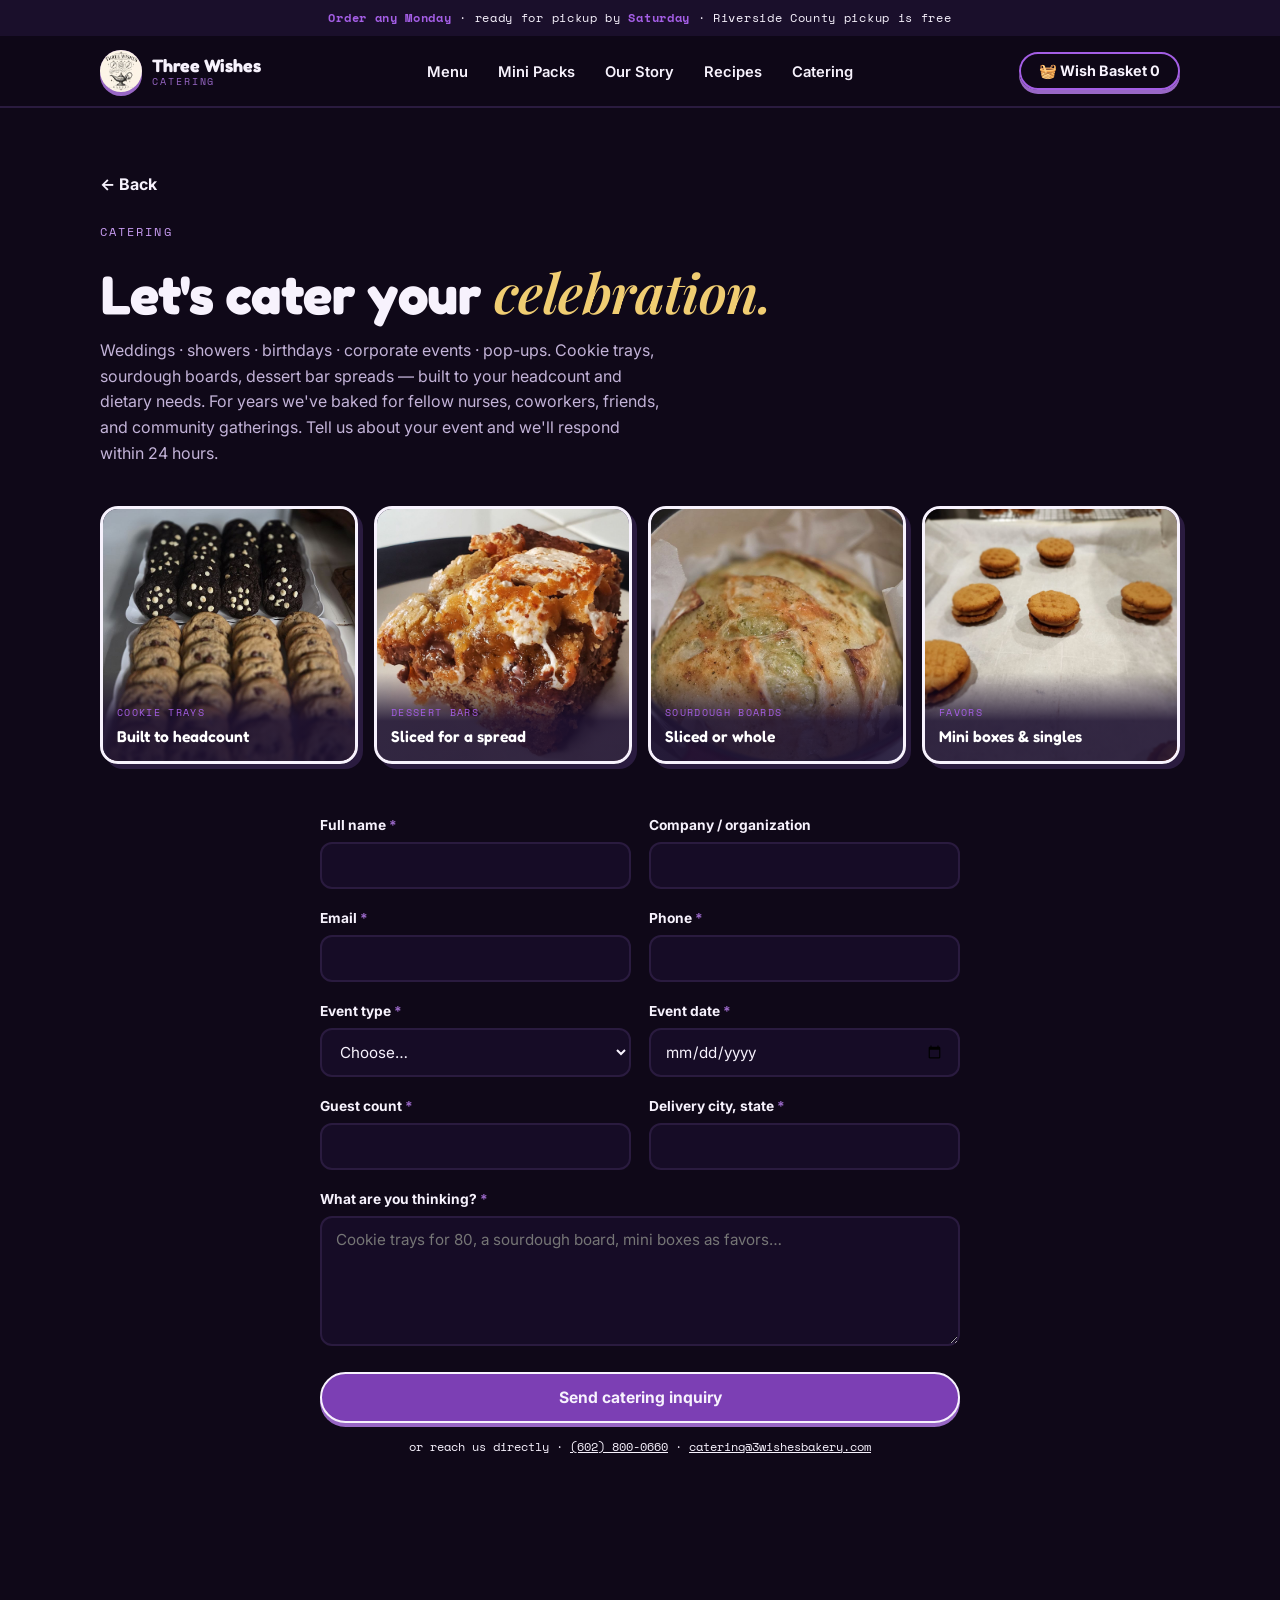
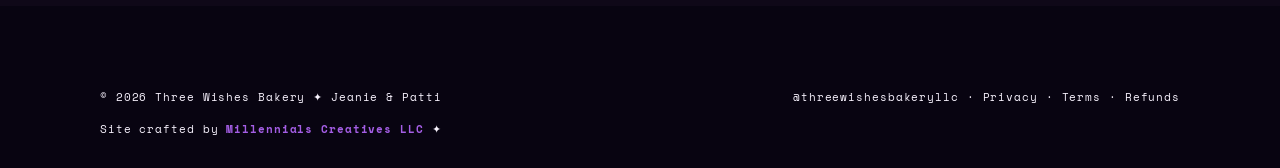
<file: catering.html>
<!DOCTYPE html>
<html lang="en">
<head>
<meta charset="utf-8">
<meta name="viewport" content="width=device-width, initial-scale=1">
<title>Catering Inquiries — Three Wishes Bakery</title>
<meta name="description" content="Cookie trays, sourdough boards, and dessert spreads from nurse-owned Three Wishes Bakery, California. Weddings, showers, offices, and pop-ups.">
<meta property="og:type" content="website">
<meta property="og:site_name" content="Three Wishes Bakery">
<meta property="og:locale" content="en_US">
<meta property="og:title" content="Catering — Three Wishes Bakery">
<meta property="og:description" content="Cookie trays, sourdough boards, and dessert spreads for weddings, showers, offices, and pop-ups.">
<meta property="og:image" content="https://3wishesbakery.com/extra-double-tray.jpg">
<meta property="og:url" content="https://3wishesbakery.com/catering.html">
<meta name="twitter:card" content="summary_large_image">
<link rel="canonical" href="https://3wishesbakery.com/catering.html">
<link rel="icon" href="favicon-32.png" sizes="32x32">
<link rel="icon" href="favicon-16.png" sizes="16x16">
<link rel="apple-touch-icon" href="apple-touch-icon.png">
<link rel="preconnect" href="https://fonts.googleapis.com">
<link rel="preconnect" href="https://fonts.gstatic.com" crossorigin>
<link href="https://fonts.googleapis.com/css2?family=Fredoka:wght@400;500;600;700&family=Playfair+Display:ital,wght@0,600;1,600&family=Space+Mono:wght@400;700&family=Inter:wght@300;400;500;600;700&display=swap" rel="stylesheet">
<link rel="stylesheet" href="styles.css">
<link rel="stylesheet" href="magic.css">
<!-- Plausible: cookieless, no personal data, no cross-site tracking.
     Chosen over Google Analytics deliberately — GA would make the privacy
     policy's "no third-party trackers" claim false and pull the site into
     consent-banner territory. Loads deferred so it never blocks rendering.
     Collects nothing until the 3wishesbakery.com site is created in Plausible. -->
<script defer data-domain="3wishesbakery.com" src="https://plausible.io/js/script.outbound-links.js"></script>
</head>
<body>

<div class="announce"><strong>Order any Monday</strong> · ready for pickup by <strong>Saturday</strong> · Riverside County pickup is free</div>

<header class="site-header">
  <nav class="nav container" aria-label="Main">
    <a class="brand" href="index.html">
      <span class="brand-mark"><img src="logo-mark.jpg" alt="" data-optional onerror="this.style.display='none'" width="128" height="128" fetchpriority="high" decoding="async">✦</span>
      <span class="brand-name">Three Wishes<small>Catering</small></span>
    </a>
    <ul class="nav-links" id="navLinks">
      <li><a href="index.html#menu">Menu</a></li>
      <li><a href="index.html#minis">Mini Packs</a></li>
      <li><a href="story.html">Our Story</a></li>
      <li><a href="recipes.html">Recipes</a></li>
      <li><a href="catering.html" aria-current="page">Catering</a></li>
    </ul>
    <div class="nav-right">
      <button class="cart-btn" onclick="openCart()">🧺 <span class="cart-word">Wish Basket </span><span data-cart-count>0</span></button>
      <button class="nav-toggle" type="button" aria-label="Menu" aria-expanded="false" aria-controls="navLinks" onclick="toggleNav()"><span></span><span></span><span></span></button>
    </div>
  </nav>
</header>

<section class="page-hero container">
  <a href="index.html" style="font-weight:700;text-decoration:none">← Back</a>
  <div style="margin-top:20px">
    <span class="eyebrow">Catering</span>
    <h1>Let's cater your <span class="serif-accent">celebration.</span></h1>
    <p>Weddings · showers · birthdays · corporate events · pop-ups. Cookie trays, sourdough boards, dessert bar spreads — built to your headcount and dietary needs. For years we've baked for fellow nurses, coworkers, friends, and community gatherings. Tell us about your event and we'll respond within 24 hours.</p>
  </div>
</section>

<section class="section container" style="padding-top:10px;padding-bottom:30px">
  <div class="drops">
    <figure class="drop-tile">
      <img src="extra-double-tray.jpg" alt="Two trays of assorted cookies packed for an event" loading="lazy" decoding="async">
      <figcaption><span class="when">Cookie trays</span><span class="name">Built to headcount</span></figcaption>
    </figure>
    <figure class="drop-tile">
      <img src="extra-smores-bar-2.jpg" alt="Dessert bars cut and arranged for a spread" loading="lazy" decoding="async">
      <figcaption><span class="when">Dessert bars</span><span class="name">Sliced for a spread</span></figcaption>
    </figure>
    <figure class="drop-tile">
      <img src="extra-sourdough-wide.jpg" alt="Sourdough loaves ready for a bread board" loading="lazy" decoding="async">
      <figcaption><span class="when">Sourdough boards</span><span class="name">Sliced or whole</span></figcaption>
    </figure>
    <figure class="drop-tile">
      <img src="extra-pb-tray.jpg" alt="Peanut butter sandwich cookies laid out on parchment" loading="lazy" decoding="async">
      <figcaption><span class="when">Favors</span><span class="name">Mini boxes &amp; singles</span></figcaption>
    </figure>
  </div>
</section>

<section class="section container form-wrap" style="padding-top:20px">
  <!-- Netlify Forms: submissions land in Netlify -> Forms, and are emailed.
     Replaces a mailto: handler that silently did nothing for anyone without
     a configured mail client — which on mobile is most people. -->
<form name="catering" method="POST" data-netlify="true" netlify-honeypot="bot-field" action="/form-thanks.html">
    <input type="hidden" name="form-name" value="catering">
    <p hidden><label>Leave blank: <input name="bot-field"></label></p>
    <div class="form-grid">
      <div>
        <label for="name">Full name <span class="req">*</span></label>
        <input id="name" name="name" required autocomplete="name">
      </div>
      <div>
        <label for="company">Company / organization</label>
        <input id="company" name="company" autocomplete="organization">
      </div>
      <div>
        <label for="email">Email <span class="req">*</span></label>
        <input id="email" name="email" type="email" required autocomplete="email">
      </div>
      <div>
        <label for="phone">Phone <span class="req">*</span></label>
        <input id="phone" name="phone" type="tel" required autocomplete="tel">
      </div>
      <div>
        <label for="eventType">Event type <span class="req">*</span></label>
        <select id="eventType" name="eventType" required>
          <option value="">Choose…</option>
          <option>Wedding</option>
          <option>Shower</option>
          <option>Birthday</option>
          <option>Corporate event</option>
          <option>Pop-up</option>
          <option>Other</option>
        </select>
      </div>
      <div>
        <label for="eventDate">Event date <span class="req">*</span></label>
        <input id="eventDate" name="eventDate" type="date" required>
      </div>
      <div>
        <label for="guests">Guest count <span class="req">*</span></label>
        <input id="guests" name="guests" type="number" min="1" required>
      </div>
      <div>
        <label for="city">Delivery city, state <span class="req">*</span></label>
        <input id="city" name="city" required>
      </div>
      <div class="full">
        <label for="details">What are you thinking? <span class="req">*</span></label>
        <textarea id="details" name="details" required placeholder="Cookie trays for 80, a sourdough board, mini boxes as favors…"></textarea>
      </div>
      <div class="full">
        <button type="submit" class="btn btn-primary" style="width:100%">Send catering inquiry</button>
        <p style="text-align:center;margin-top:14px;font-family:var(--font-mono);font-size:.75rem">or reach us directly · <a href="tel:+16028000660">(602) 800-0660</a> · <a href="mailto:catering@3wishesbakery.com">catering@3wishesbakery.com</a></p>
      </div>
    </div>
  </form>
</section>

<footer class="site-footer">
  <div class="container footer-note" style="margin-top:0;border-top:none">
    <span>© 2026 Three Wishes Bakery ✦ Jeanie &amp; Patti</span>
    <span><a href="https://www.instagram.com/threewishesbakeryllc/" rel="noopener">@threewishesbakeryllc</a> · <a href="privacy.html">Privacy</a> · <a href="terms.html">Terms</a> · <a href="refunds.html">Refunds</a></span>
    <span>Site crafted by <a href="https://millennialscreatives.com" target="_blank" rel="noopener" style="color:var(--rose);font-weight:700">Millennials Creatives LLC</a> ✦</span>
  </div>
</footer>

<!-- CART DRAWER -->
<div class="drawer-backdrop" onclick="closeCart()"></div>
<aside class="drawer" role="dialog" aria-modal="true" aria-label="Wish Basket">
  <div class="drawer-head">
    <p class="drawer-title">Your Wish Basket <span class="basket-count">(<span data-cart-count>0</span>)</span></p>
    <button class="drawer-close" onclick="closeCart()" aria-label="Close Wish Basket">✕</button>
  </div>
  <div class="drawer-items" id="cartItems"></div>
  <div class="drawer-foot">
    <div class="totals"><span>Subtotal</span><span id="cartSubtotal">$0.00</span></div>
    <div class="totals"><span>Shipping</span><span id="cartShipping">—</span></div>
    <div class="totals total"><span>Total</span><span id="cartTotal">$0.00</span></div>
        <label for="fulfillment" style="font-size:.72rem;font-family:var(--font-mono)">Fulfillment</label>
    <select id="fulfillment" style="padding:9px 12px;font-size:.85rem">
      <option>Ship nationwide</option>
      <option>Free pickup — Riverside County (ready Saturday)</option>
      <option>Local delivery — Riverside County (fee by distance)</option>
    </select>
    <button class="checkout-btn" onclick="checkout()">✨ Grant My Wishes</button>
    <p class="note">Order Monday ✦ ready for pickup by Saturday</p>
  </div>
</aside>

<script src="app.js"></script>
<script src="magic.js"></script>
</body>
</html>
</file>
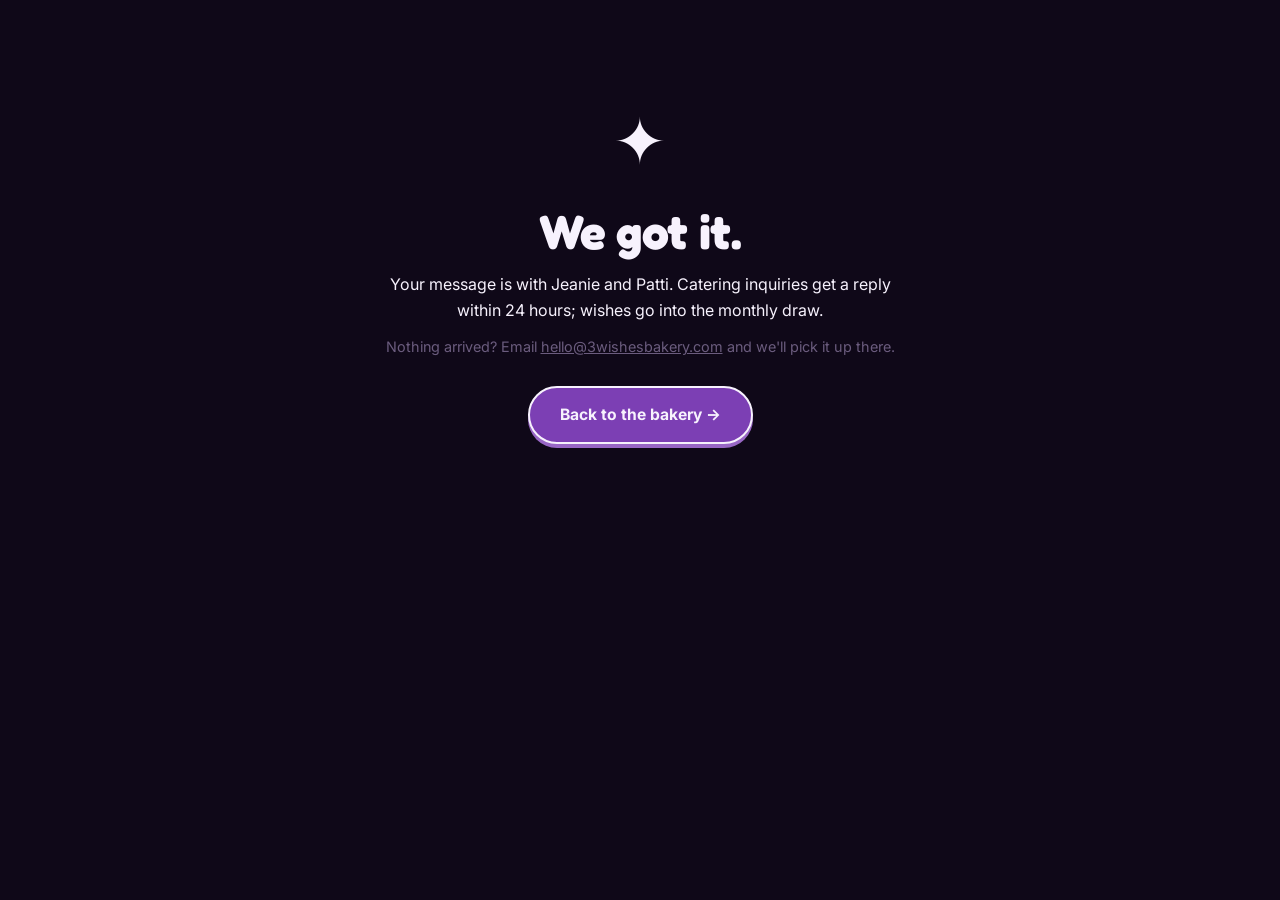
<file: form-thanks.html>
<!DOCTYPE html>
<html lang="en">
<head>
<meta charset="utf-8"><meta name="viewport" content="width=device-width, initial-scale=1">
<title>Thank you ✦ Three Wishes Bakery</title>
<meta name="robots" content="noindex">
<link rel="icon" href="favicon-32.png" sizes="32x32">
<link rel="apple-touch-icon" href="apple-touch-icon.png">
<link href="https://fonts.googleapis.com/css2?family=Fredoka:wght@600;700&family=Inter:wght@400;600&family=Space+Mono:wght@400;700&family=Playfair+Display:ital,wght@1,600&display=swap" rel="stylesheet">
<link rel="stylesheet" href="styles.css">
<link rel="stylesheet" href="magic.css">
<!-- Plausible: cookieless, no personal data, no cross-site tracking.
     Chosen over Google Analytics deliberately — GA would make the privacy
     policy's "no third-party trackers" claim false and pull the site into
     consent-banner territory. Loads deferred so it never blocks rendering.
     Collects nothing until the 3wishesbakery.com site is created in Plausible. -->
<script defer data-domain="3wishesbakery.com" src="https://plausible.io/js/script.outbound-links.js"></script>
</head>
<body>
<section class="section container" style="text-align:center;padding-top:90px;max-width:56ch">
  <div style="font-size:4rem">✦</div>
  <h1 style="font-family:var(--font-display);font-size:clamp(2rem,5vw,3rem);margin:14px 0">We got it.</h1>
  <p style="margin:0 auto 12px">Your message is with Jeanie and Patti. Catering inquiries get a reply within 24 hours; wishes go into the monthly draw.</p>
  <p style="margin-bottom:28px;color:#6b5c7e;font-size:.9rem">Nothing arrived? Email <a href="mailto:hello@3wishesbakery.com">hello@3wishesbakery.com</a> and we'll pick it up there.</p>
  <a class="btn btn-primary" href="index.html">Back to the bakery →</a>
</section>
<script src="magic.js"></script>
</body>
</html>
</file>
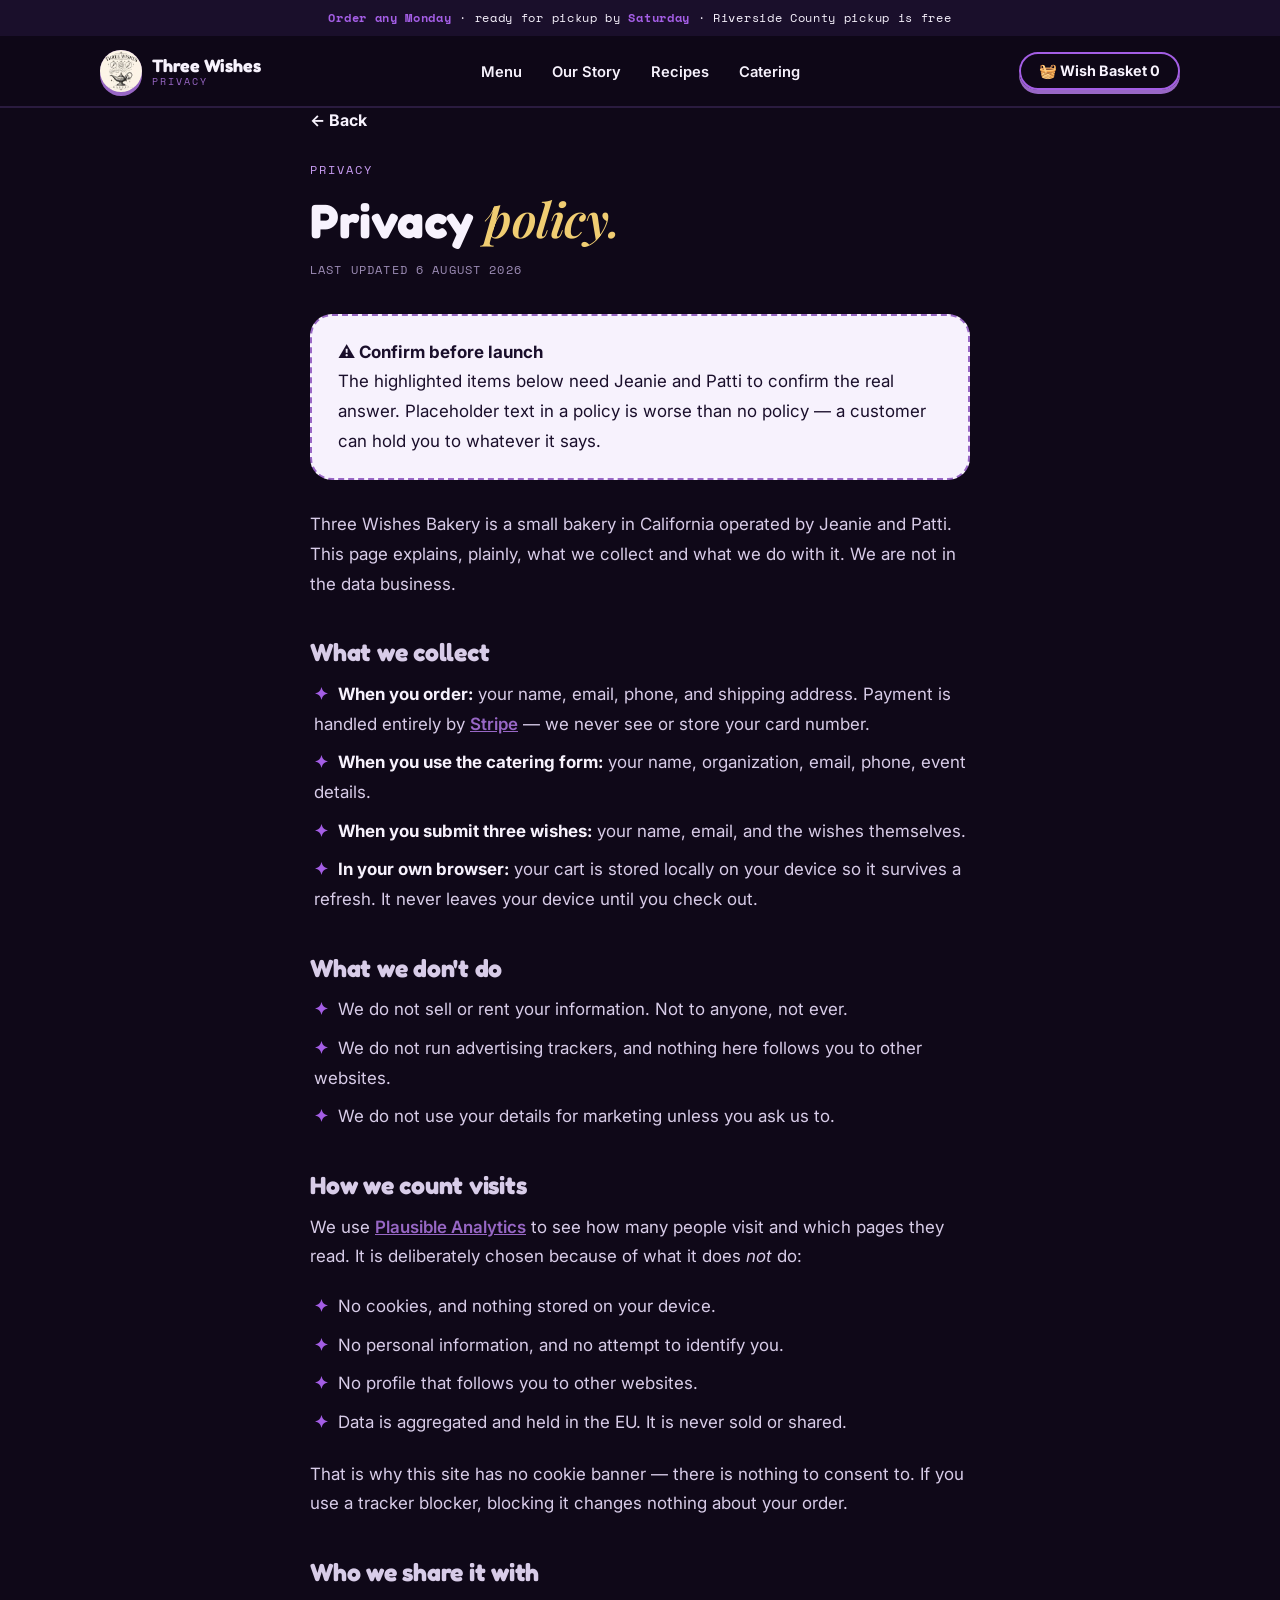
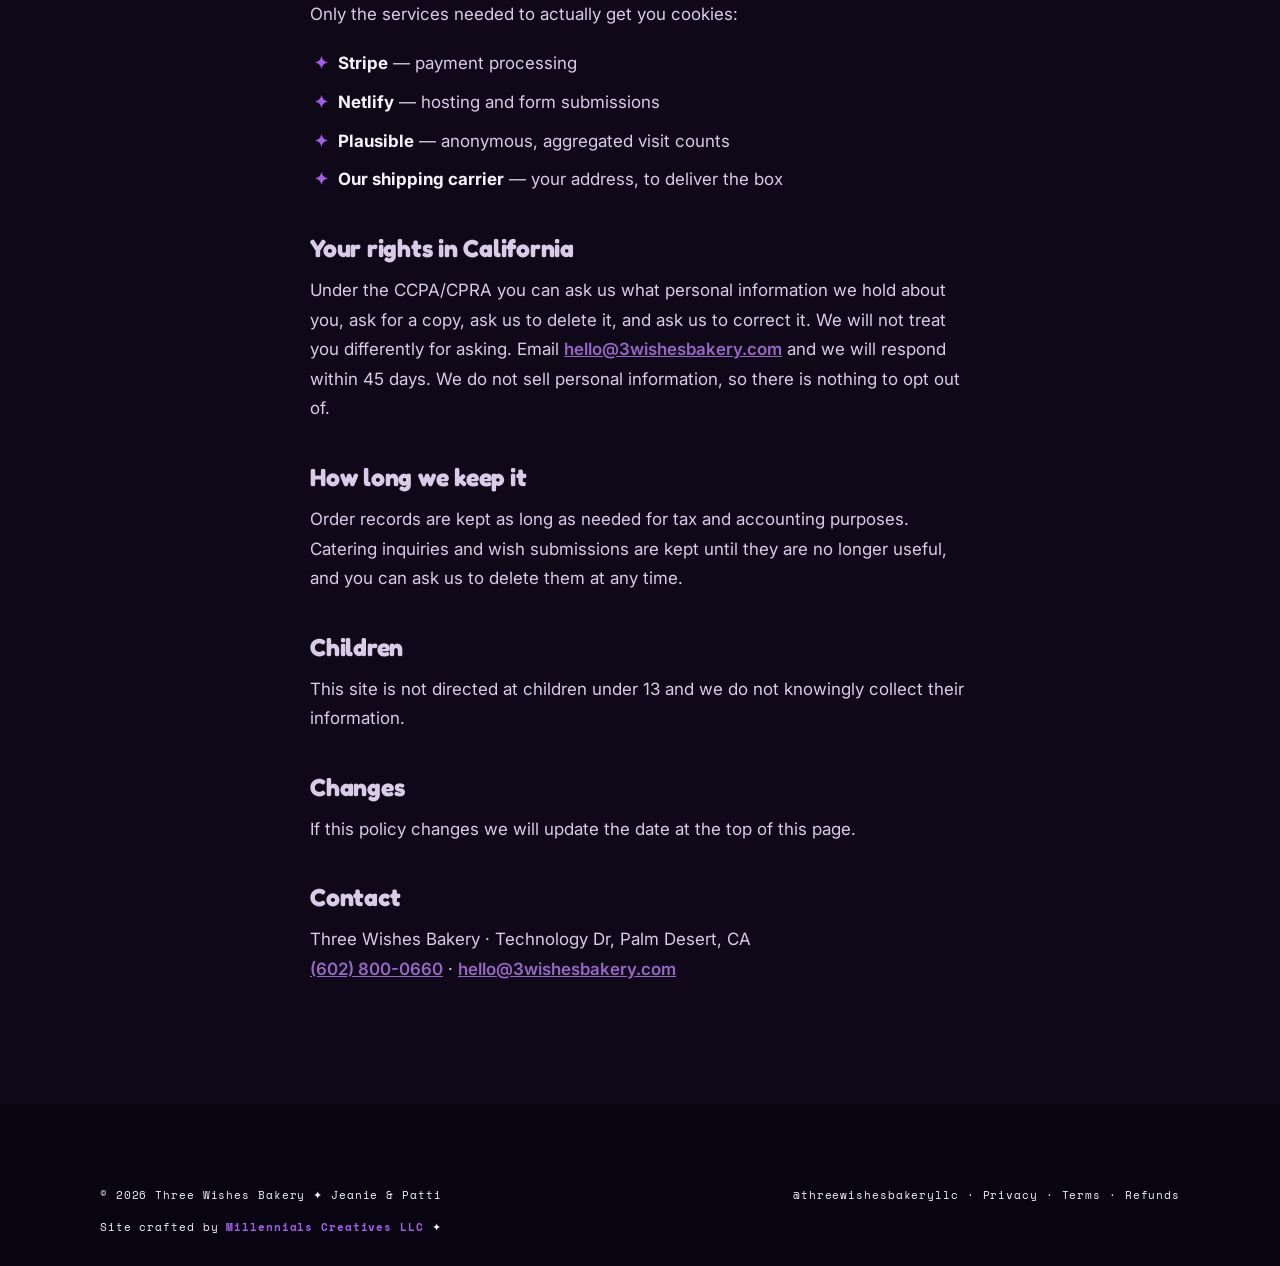
<file: privacy.html>
<!DOCTYPE html>
<html lang="en">
<head>
<meta charset="utf-8">
<meta name="viewport" content="width=device-width, initial-scale=1">
<title>Privacy Policy — Three Wishes Bakery</title>
<meta name="description" content="What Three Wishes Bakery collects, what we do with it, and your rights under California law.">
<link rel="canonical" href="https://3wishesbakery.com/privacy.html">
<meta property="og:type" content="website">
<meta property="og:site_name" content="Three Wishes Bakery">
<meta property="og:locale" content="en_US">
<meta property="og:title" content="Privacy Policy — Three Wishes Bakery">
<meta property="og:description" content="What we collect, what we do with it, and your rights under California law.">
<meta property="og:image" content="https://3wishesbakery.com/cookie-hero.jpg">
<meta property="og:url" content="https://3wishesbakery.com/privacy.html">
<meta name="twitter:card" content="summary_large_image">
<link rel="icon" href="favicon-32.png" sizes="32x32">
<link rel="icon" href="favicon-16.png" sizes="16x16">
<link rel="apple-touch-icon" href="apple-touch-icon.png">
<link rel="preconnect" href="https://fonts.googleapis.com">
<link rel="preconnect" href="https://fonts.gstatic.com" crossorigin>
<link href="https://fonts.googleapis.com/css2?family=Fredoka:wght@400;500;600;700&family=Playfair+Display:ital,wght@0,600;1,600&family=Space+Mono:wght@400;700&family=Inter:wght@300;400;500;600;700&display=swap" rel="stylesheet">
<link rel="stylesheet" href="styles.css">
<link rel="stylesheet" href="magic.css">
<!-- Plausible: cookieless, no personal data, no cross-site tracking.
     Chosen over Google Analytics deliberately — GA would make the privacy
     policy's "no third-party trackers" claim false and pull the site into
     consent-banner territory. Loads deferred so it never blocks rendering.
     Collects nothing until the 3wishesbakery.com site is created in Plausible. -->
<script defer data-domain="3wishesbakery.com" src="https://plausible.io/js/script.outbound-links.js"></script>
</head>
<body>

<div class="announce"><strong>Order any Monday</strong> · ready for pickup by <strong>Saturday</strong> · Riverside County pickup is free</div>

<header class="site-header">
  <nav class="nav container" aria-label="Main">
    <a class="brand" href="index.html">
      <span class="brand-mark"><img src="logo-mark.jpg" alt="" data-optional onerror="this.style.display='none'" width="128" height="128" fetchpriority="high" decoding="async">✦</span>
      <span class="brand-name">Three Wishes<small>Privacy</small></span>
    </a>
    <ul class="nav-links" id="navLinks">
      <li><a href="index.html#menu">Menu</a></li>
      <li><a href="story.html">Our Story</a></li>
      <li><a href="recipes.html">Recipes</a></li>
      <li><a href="catering.html">Catering</a></li>
    </ul>
    <div class="nav-right">
      <button class="cart-btn" onclick="openCart()">🧺 <span class="cart-word">Wish Basket </span><span data-cart-count>0</span></button>
      <button class="nav-toggle" type="button" aria-label="Menu" aria-expanded="false" aria-controls="navLinks" onclick="toggleNav()"><span></span><span></span><span></span></button>
    </div>
  </nav>
</header>

<article class="section container article">
  <a href="index.html" style="font-weight:700;text-decoration:none">← Back</a>
  <div style="margin-top:22px">
    <span class="eyebrow">Privacy</span>
    <h1 style="font-size:clamp(2rem,4.6vw,3rem)">Privacy <span class="serif-accent">policy.</span></h1>
    <div class="article-meta"><span>Last updated 6 August 2026</span></div>
  </div>
  <div class="article-body">
<div class="note-box"><p><strong>⚠ Confirm before launch</strong></p><p>The highlighted items below need Jeanie and Patti to confirm the real answer. Placeholder text in a policy is worse than no policy — a customer can hold you to whatever it says.</p></div>
<p>Three Wishes Bakery is a small bakery in California operated by Jeanie and Patti. This page explains, plainly, what we collect and what we do with it. We are not in the data business.</p>

<h2>What we collect</h2>
<ul>
<li><strong>When you order:</strong> your name, email, phone, and shipping address. Payment is handled entirely by <a href="https://stripe.com/privacy" rel="noopener">Stripe</a> — we never see or store your card number.</li>
<li><strong>When you use the catering form:</strong> your name, organization, email, phone, event details.</li>
<li><strong>When you submit three wishes:</strong> your name, email, and the wishes themselves.</li>
<li><strong>In your own browser:</strong> your cart is stored locally on your device so it survives a refresh. It never leaves your device until you check out.</li>
</ul>

<h2>What we don't do</h2>
<ul>
<li>We do not sell or rent your information. Not to anyone, not ever.</li>
<li>We do not run advertising trackers, and nothing here follows you to other websites.</li>
<li>We do not use your details for marketing unless you ask us to.</li>
</ul>

<h2>How we count visits</h2>
<p>We use <a href="https://plausible.io/privacy-focused-web-analytics" rel="noopener">Plausible Analytics</a> to see how many people visit and which pages they read. It is deliberately chosen because of what it does <em>not</em> do:</p>
<ul>
<li>No cookies, and nothing stored on your device.</li>
<li>No personal information, and no attempt to identify you.</li>
<li>No profile that follows you to other websites.</li>
<li>Data is aggregated and held in the EU. It is never sold or shared.</li>
</ul>
<p>That is why this site has no cookie banner — there is nothing to consent to. If you use a tracker blocker, blocking it changes nothing about your order.</p>

<h2>Who we share it with</h2>
<p>Only the services needed to actually get you cookies:</p>
<ul>
<li><strong>Stripe</strong> — payment processing</li>
<li><strong>Netlify</strong> — hosting and form submissions</li>
<li><strong>Plausible</strong> — anonymous, aggregated visit counts</li>
<li><strong>Our shipping carrier</strong> — your address, to deliver the box</li>
</ul>

<h2>Your rights in California</h2>
<p>Under the CCPA/CPRA you can ask us what personal information we hold about you, ask for a copy, ask us to delete it, and ask us to correct it. We will not treat you differently for asking. Email <a href="mailto:hello@3wishesbakery.com">hello@3wishesbakery.com</a> and we will respond within 45 days. We do not sell personal information, so there is nothing to opt out of.</p>

<h2>How long we keep it</h2>
<p>Order records are kept as long as needed for tax and accounting purposes. Catering inquiries and wish submissions are kept until they are no longer useful, and you can ask us to delete them at any time.</p>

<h2>Children</h2>
<p>This site is not directed at children under 13 and we do not knowingly collect their information.</p>

<h2>Changes</h2>
<p>If this policy changes we will update the date at the top of this page.</p>

<h2>Contact</h2>
<p>Three Wishes Bakery · Technology Dr, Palm Desert, CA<br>
<a href="tel:+16028000660">(602) 800-0660</a> · <a href="mailto:hello@3wishesbakery.com">hello@3wishesbakery.com</a></p>

  </div>
</article>

<footer class="site-footer">
  <div class="container footer-note" style="margin-top:0;border-top:none">
    <span>© 2026 Three Wishes Bakery ✦ Jeanie &amp; Patti</span>
    <span><a href="https://www.instagram.com/threewishesbakeryllc/" rel="noopener">@threewishesbakeryllc</a> · <a href="privacy.html">Privacy</a> · <a href="terms.html">Terms</a> · <a href="refunds.html">Refunds</a></span>
    <span>Site crafted by <a href="https://millennialscreatives.com" target="_blank" rel="noopener" style="color:var(--rose);font-weight:700">Millennials Creatives LLC</a> ✦</span>
  </div>
</footer>

<div class="drawer-backdrop" onclick="closeCart()"></div>
<aside class="drawer" role="dialog" aria-modal="true" aria-label="Wish Basket">
  <div class="drawer-head">
    <p class="drawer-title">Your Wish Basket <span class="basket-count">(<span data-cart-count>0</span>)</span></p>
    <button class="drawer-close" onclick="closeCart()" aria-label="Close Wish Basket">✕</button>
  </div>
  <div class="drawer-items" id="cartItems"></div>
  <div class="drawer-foot">
    <div class="totals"><span>Subtotal</span><span id="cartSubtotal">$0.00</span></div>
    <div class="totals"><span>Shipping</span><span id="cartShipping">—</span></div>
    <div class="totals total"><span>Total</span><span id="cartTotal">$0.00</span></div>
    <label for="fulfillment" style="font-size:.72rem;font-family:var(--font-mono)">Fulfillment</label>
    <select id="fulfillment" style="padding:9px 12px;font-size:.85rem">
      <option>Ship nationwide</option>
      <option>Free pickup — Riverside County (ready Saturday)</option>
      <option>Local delivery — Riverside County (fee by distance)</option>
    </select>
    <button class="checkout-btn" onclick="checkout()">✨ Grant My Wishes</button>
    <p class="note">Order Monday ✦ ready for pickup by Saturday</p>
  </div>
</aside>

<script src="app.js"></script>
<script src="magic.js"></script>
</body>
</html>
</file>
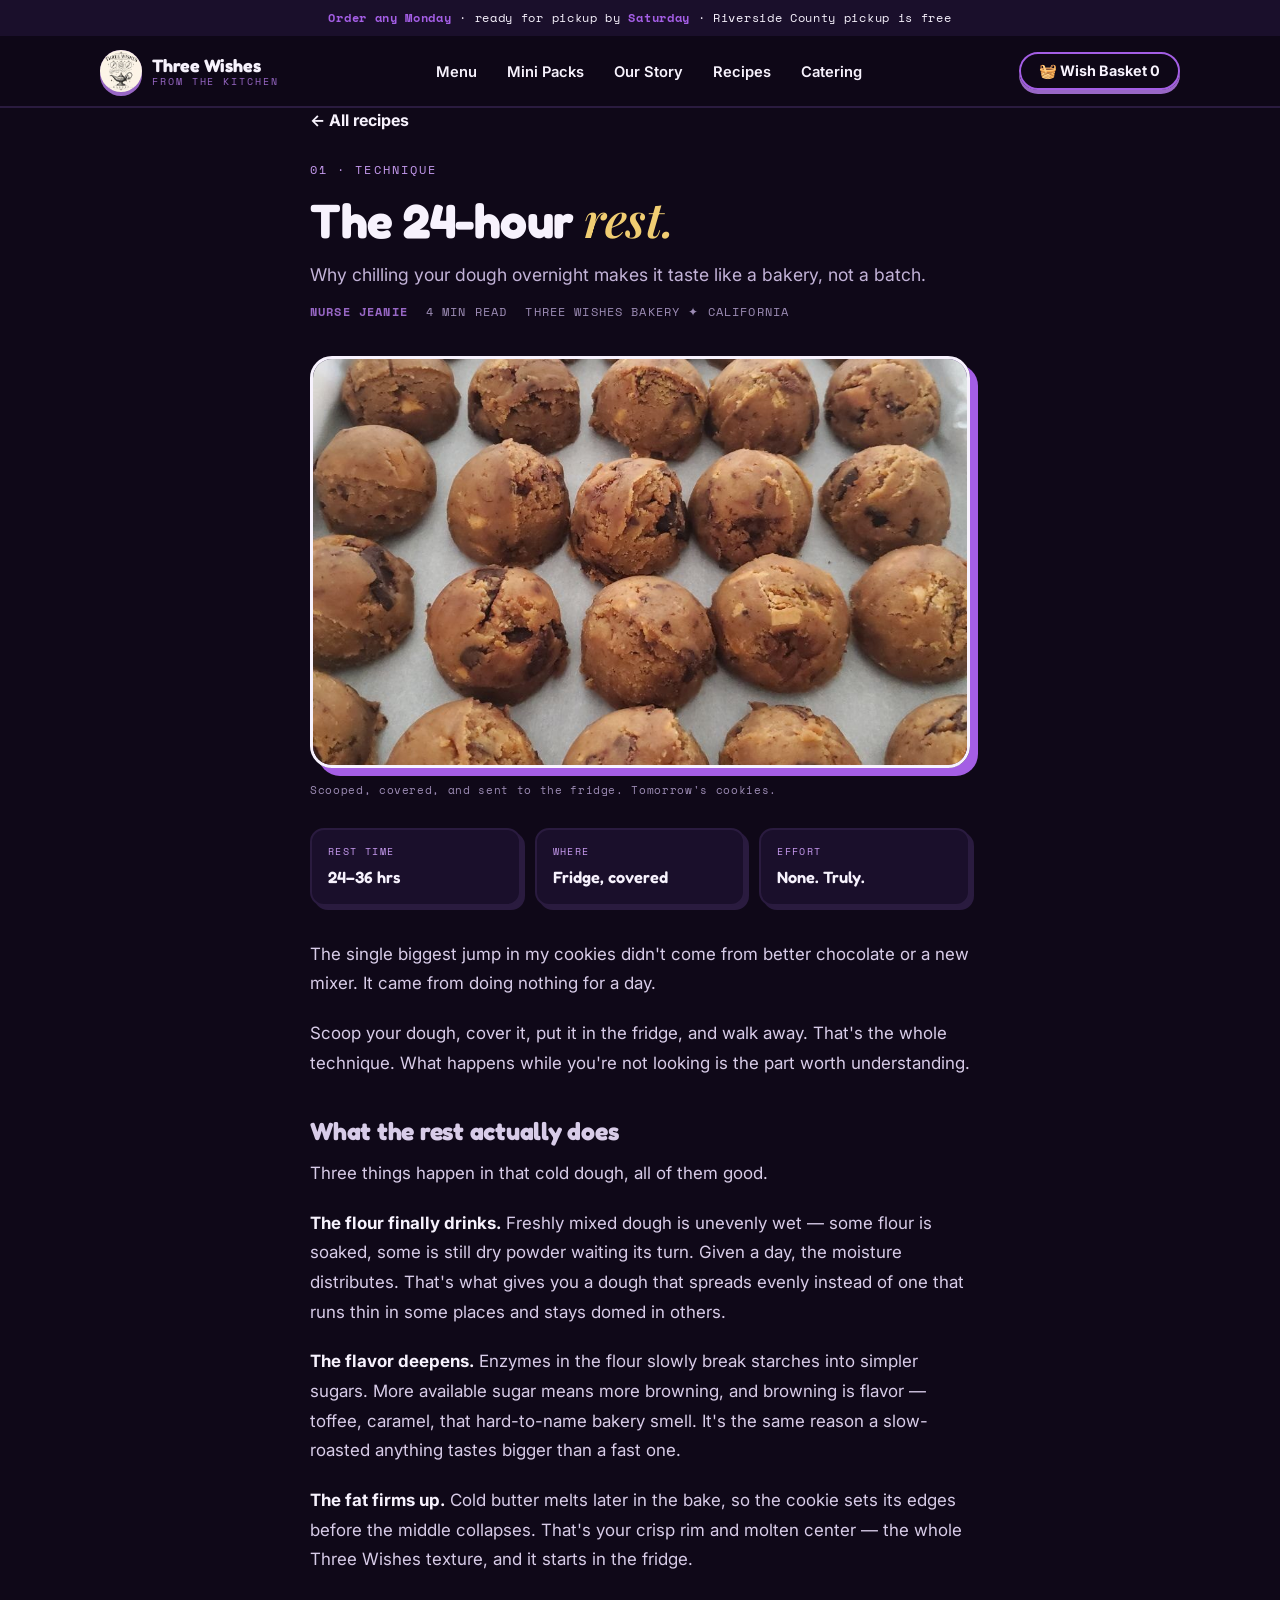
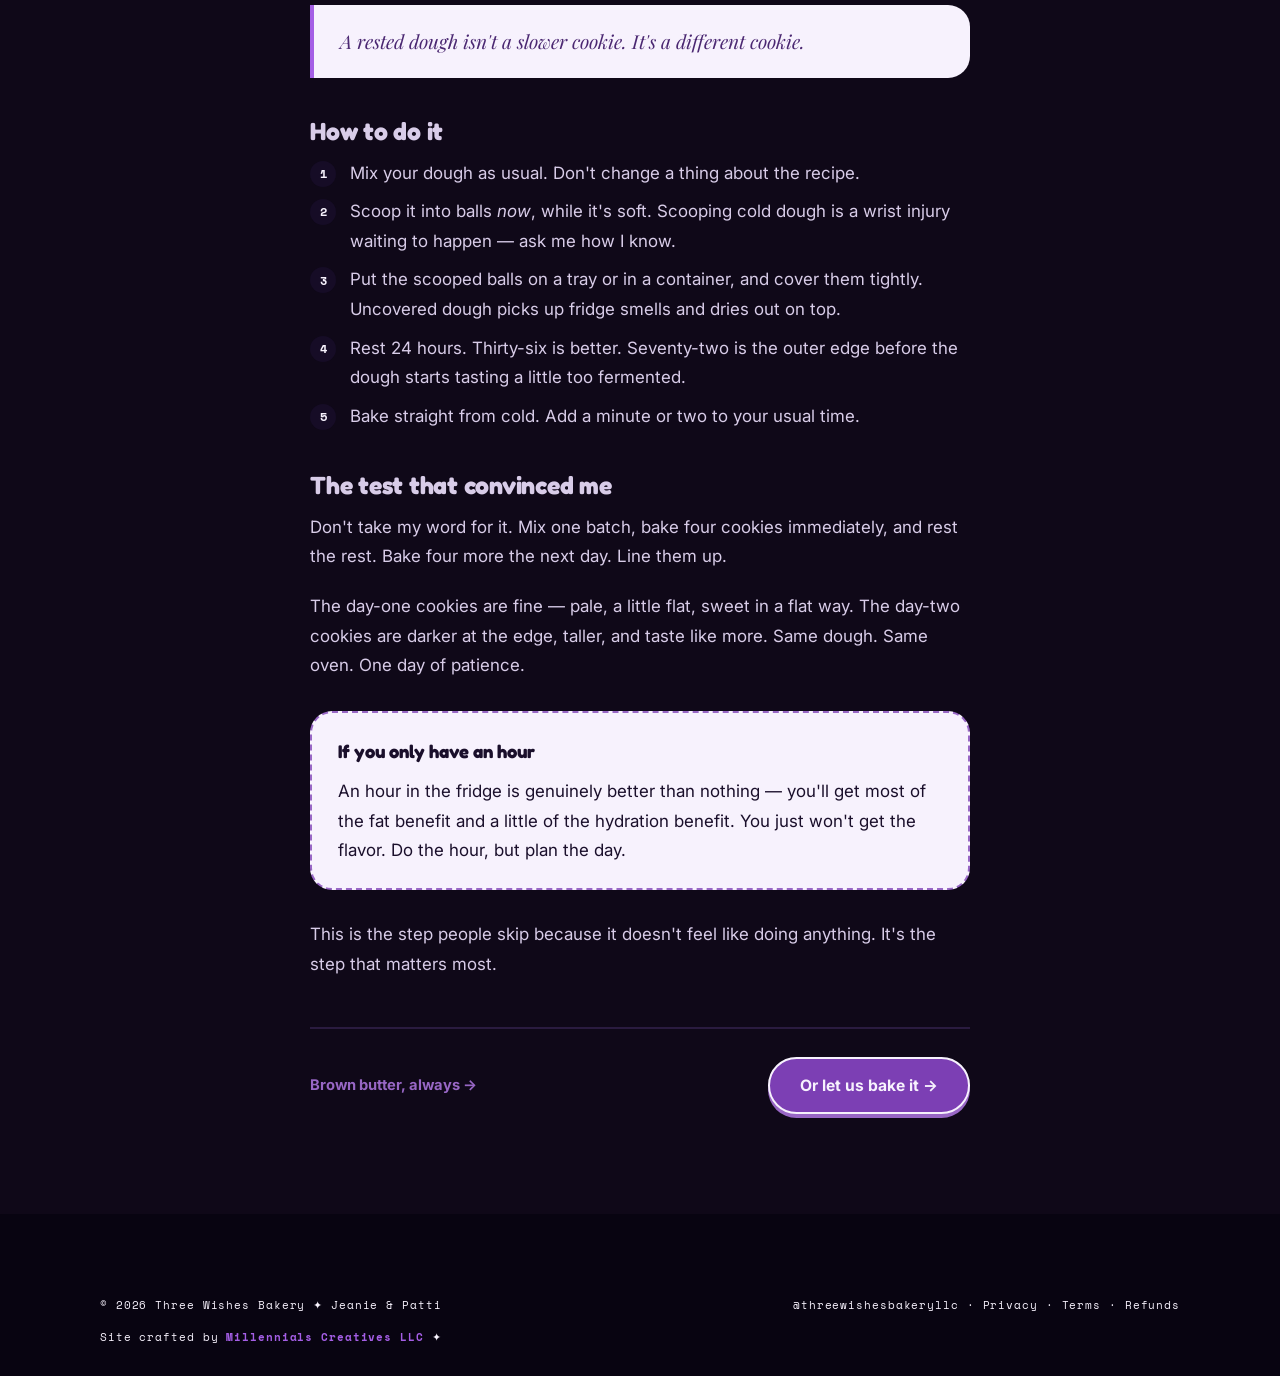
<file: recipe-24-hour-rest.html>
<!DOCTYPE html>
<html lang="en">
<head>
<meta charset="utf-8">
<meta name="viewport" content="width=device-width, initial-scale=1">
<title>The 24-hour rest — Three Wishes Bakery</title>
<meta name="description" content="Why chilling your dough overnight makes it taste like a bakery, not a batch.">
<link rel="canonical" href="https://3wishesbakery.com/recipe-24-hour-rest.html">
<meta property="og:type" content="article">
<meta property="og:site_name" content="Three Wishes Bakery">
<meta property="og:locale" content="en_US">
<meta property="og:title" content="The 24-hour rest — Three Wishes Bakery">
<meta property="og:description" content="Why chilling your dough overnight makes it taste like a bakery, not a batch.">
<meta property="og:url" content="https://3wishesbakery.com/recipe-24-hour-rest.html">
<meta property="og:image" content="https://3wishesbakery.com/dough-balls.jpg">
<meta name="twitter:card" content="summary_large_image">
<script type="application/ld+json">
{"@context":"https://schema.org","@type":"Article","datePublished":"2026-08-06","dateModified":"2026-08-06","headline":"The 24-hour rest","description":"Why chilling your dough overnight makes it taste like a bakery, not a batch.","image":"dough-balls.jpg","author":{"@type":"Person","name":"Nurse Jeanie"},"publisher":{"@type":"Organization","name":"Three Wishes Bakery","logo":{"@type":"ImageObject","url":"logo-pink.jpg"}},"articleSection":"Technique"}
</script>
<script type="application/ld+json">
{"@context": "https://schema.org", "@type": "BreadcrumbList", "itemListElement": [{"@type": "ListItem", "position": 1, "name": "Home", "item": "https://3wishesbakery.com/"}, {"@type": "ListItem", "position": 2, "name": "Recipes", "item": "https://3wishesbakery.com/recipes.html"}, {"@type": "ListItem", "position": 3, "name": "The 24-hour rest", "item": "https://3wishesbakery.com/recipe-24-hour-rest.html"}]}
</script>
<link rel="icon" href="favicon-32.png" sizes="32x32">
<link rel="icon" href="favicon-16.png" sizes="16x16">
<link rel="apple-touch-icon" href="apple-touch-icon.png">
<link rel="preconnect" href="https://fonts.googleapis.com">
<link rel="preconnect" href="https://fonts.gstatic.com" crossorigin>
<link href="https://fonts.googleapis.com/css2?family=Fredoka:wght@400;500;600;700&family=Playfair+Display:ital,wght@0,600;1,600&family=Space+Mono:wght@400;700&family=Inter:wght@300;400;500;600;700&display=swap" rel="stylesheet">
<link rel="stylesheet" href="styles.css">
<link rel="stylesheet" href="magic.css">
<!-- Plausible: cookieless, no personal data, no cross-site tracking.
     Chosen over Google Analytics deliberately — GA would make the privacy
     policy's "no third-party trackers" claim false and pull the site into
     consent-banner territory. Loads deferred so it never blocks rendering.
     Collects nothing until the 3wishesbakery.com site is created in Plausible. -->
<script defer data-domain="3wishesbakery.com" src="https://plausible.io/js/script.outbound-links.js"></script>
</head>
<body>

<div class="announce"><strong>Order any Monday</strong> · ready for pickup by <strong>Saturday</strong> · Riverside County pickup is free</div>

<header class="site-header">
  <nav class="nav container" aria-label="Main">
    <a class="brand" href="index.html">
      <span class="brand-mark"><img src="logo-mark.jpg" alt="" data-optional onerror="this.style.display='none'" width="128" height="128" fetchpriority="high" decoding="async">✦</span>
      <span class="brand-name">Three Wishes<small>From the kitchen</small></span>
    </a>
    <ul class="nav-links" id="navLinks">
      <li><a href="index.html#menu">Menu</a></li>
      <li><a href="index.html#minis">Mini Packs</a></li>
      <li><a href="story.html">Our Story</a></li>
      <li><a href="recipes.html" aria-current="page">Recipes</a></li>
      <li><a href="catering.html">Catering</a></li>
    </ul>
    <div class="nav-right">
      <button class="cart-btn" onclick="openCart()">🧺 <span class="cart-word">Wish Basket </span><span data-cart-count>0</span></button>
      <button class="nav-toggle" type="button" aria-label="Menu" aria-expanded="false" aria-controls="navLinks" onclick="toggleNav()"><span></span><span></span><span></span></button>
    </div>
  </nav>
</header>

<article class="section container article">
  <a href="recipes.html" style="font-weight:700;text-decoration:none">← All recipes</a>
  <div style="margin-top:22px">
    <span class="eyebrow">01 · Technique</span>
    <h1 style="font-size:clamp(2rem,4.6vw,3rem)">The 24-hour <span class="serif-accent">rest.</span></h1>
    <p style="margin-top:14px;font-size:1.1rem;color:#c3b3d8">Why chilling your dough overnight makes it taste like a bakery, not a batch.</p>
    <div class="article-meta">
      <span class="by">Nurse Jeanie</span><span>4 min read</span><span>Three Wishes Bakery ✦ California</span>
    </div>
  </div>

  <div class="article-photo">
    <img src="dough-balls.jpg" alt="The 24-hour rest" data-optional loading="lazy" decoding="async">
  </div>
  <p class="caption">Scooped, covered, and sent to the fridge. Tomorrow's cookies.</p>

  <dl class="spec">
    <div><dt>Rest time</dt><dd>24–36 hrs</dd></div>
    <div><dt>Where</dt><dd>Fridge, covered</dd></div>
    <div><dt>Effort</dt><dd>None. Truly.</dd></div>
  </dl>

  <div class="article-body">

<p>The single biggest jump in my cookies didn't come from better chocolate or a new mixer. It came from doing nothing for a day.</p>

<p>Scoop your dough, cover it, put it in the fridge, and walk away. That's the whole technique. What happens while you're not looking is the part worth understanding.</p>

<h2>What the rest actually does</h2>

<p>Three things happen in that cold dough, all of them good.</p>

<p><strong>The flour finally drinks.</strong> Freshly mixed dough is unevenly wet — some flour is soaked, some is still dry powder waiting its turn. Given a day, the moisture distributes. That's what gives you a dough that spreads evenly instead of one that runs thin in some places and stays domed in others.</p>

<p><strong>The flavor deepens.</strong> Enzymes in the flour slowly break starches into simpler sugars. More available sugar means more browning, and browning is flavor — toffee, caramel, that hard-to-name bakery smell. It's the same reason a slow-roasted anything tastes bigger than a fast one.</p>

<p><strong>The fat firms up.</strong> Cold butter melts later in the bake, so the cookie sets its edges before the middle collapses. That's your crisp rim and molten center — the whole Three Wishes texture, and it starts in the fridge.</p>

<div class="pull">A rested dough isn't a slower cookie. It's a different cookie.</div>

<h2>How to do it</h2>

<ol>
<li>Mix your dough as usual. Don't change a thing about the recipe.</li>
<li>Scoop it into balls <em>now</em>, while it's soft. Scooping cold dough is a wrist injury waiting to happen — ask me how I know.</li>
<li>Put the scooped balls on a tray or in a container, and cover them tightly. Uncovered dough picks up fridge smells and dries out on top.</li>
<li>Rest 24 hours. Thirty-six is better. Seventy-two is the outer edge before the dough starts tasting a little too fermented.</li>
<li>Bake straight from cold. Add a minute or two to your usual time.</li>
</ol>

<h2>The test that convinced me</h2>

<p>Don't take my word for it. Mix one batch, bake four cookies immediately, and rest the rest. Bake four more the next day. Line them up.</p>

<p>The day-one cookies are fine — pale, a little flat, sweet in a flat way. The day-two cookies are darker at the edge, taller, and taste like more. Same dough. Same oven. One day of patience.</p>

<div class="note-box">
<h3>If you only have an hour</h3>
<p>An hour in the fridge is genuinely better than nothing — you'll get most of the fat benefit and a little of the hydration benefit. You just won't get the flavor. Do the hour, but plan the day.</p>
</div>

<p>This is the step people skip because it doesn't feel like doing anything. It's the step that matters most.</p>

  </div>

  <div class="article-foot">
    <div class="article-nav">
      <a href="recipe-brown-butter.html">Brown butter, always →</a>
    </div>
    <a class="btn btn-primary" href="index.html#menu">Or let us bake it →</a>
  </div>
</article>

<footer class="site-footer">
  <div class="container footer-note" style="margin-top:0;border-top:none">
    <span>© 2026 Three Wishes Bakery ✦ Jeanie &amp; Patti</span>
    <span><a href="https://www.instagram.com/threewishesbakeryllc/" rel="noopener">@threewishesbakeryllc</a> · <a href="privacy.html">Privacy</a> · <a href="terms.html">Terms</a> · <a href="refunds.html">Refunds</a></span>
    <span>Site crafted by <a href="https://millennialscreatives.com" target="_blank" rel="noopener" style="color:var(--rose);font-weight:700">Millennials Creatives LLC</a> ✦</span>
  </div>
</footer>

<!-- CART DRAWER -->
<div class="drawer-backdrop" onclick="closeCart()"></div>
<aside class="drawer" role="dialog" aria-modal="true" aria-label="Wish Basket">
  <div class="drawer-head">
    <p class="drawer-title">Your Wish Basket <span class="basket-count">(<span data-cart-count>0</span>)</span></p>
    <button class="drawer-close" onclick="closeCart()" aria-label="Close Wish Basket">✕</button>
  </div>
  <div class="drawer-items" id="cartItems"></div>
  <div class="drawer-foot">
    <div class="totals"><span>Subtotal</span><span id="cartSubtotal">$0.00</span></div>
    <div class="totals"><span>Shipping</span><span id="cartShipping">—</span></div>
    <div class="totals total"><span>Total</span><span id="cartTotal">$0.00</span></div>
    <label for="fulfillment" style="font-size:.72rem;font-family:var(--font-mono)">Fulfillment</label>
    <select id="fulfillment" style="padding:9px 12px;font-size:.85rem">
      <option>Ship nationwide</option>
      <option>Free pickup — Riverside County (ready Saturday)</option>
      <option>Local delivery — Riverside County (fee by distance)</option>
    </select>
    <button class="checkout-btn" onclick="checkout()">✨ Grant My Wishes</button>
    <p class="note">Order Monday ✦ ready for pickup by Saturday</p>
  </div>
</aside>

<script src="app.js"></script>
<script src="magic.js"></script>
</body>
</html>
</file>
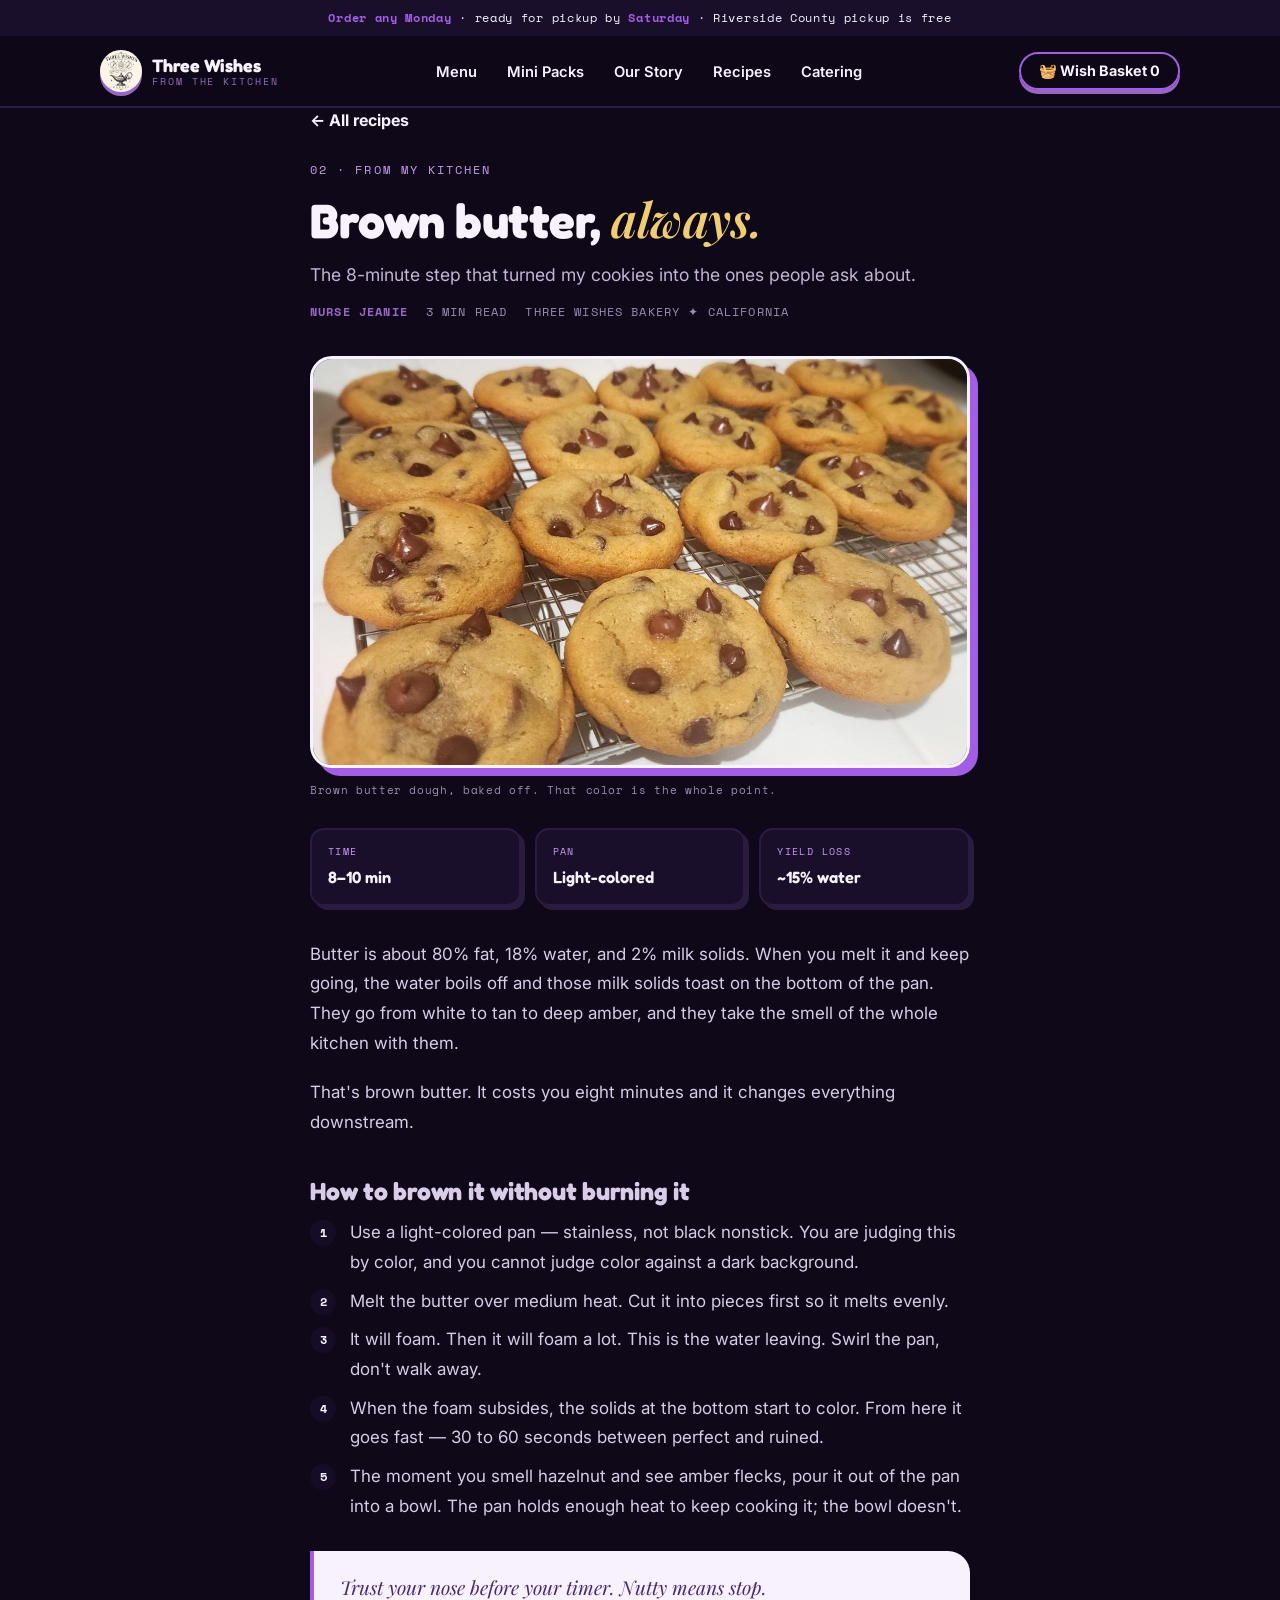
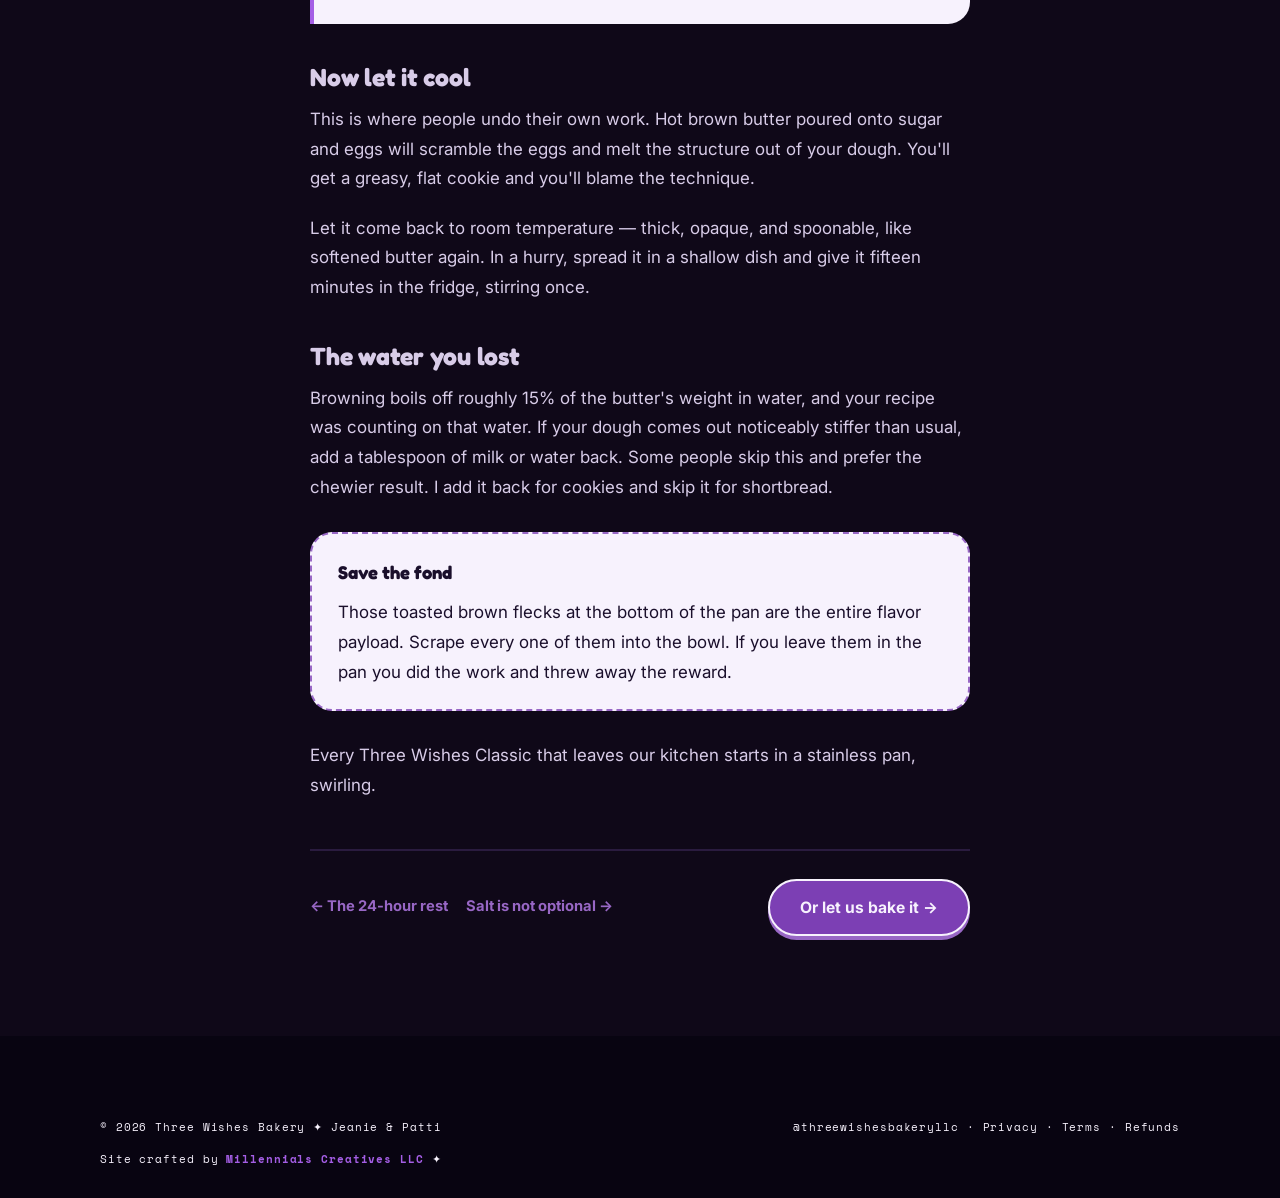
<file: recipe-brown-butter.html>
<!DOCTYPE html>
<html lang="en">
<head>
<meta charset="utf-8">
<meta name="viewport" content="width=device-width, initial-scale=1">
<title>Brown butter, always — Three Wishes Bakery</title>
<meta name="description" content="The 8-minute step that turned my cookies into the ones people ask about.">
<link rel="canonical" href="https://3wishesbakery.com/recipe-brown-butter.html">
<meta property="og:type" content="article">
<meta property="og:site_name" content="Three Wishes Bakery">
<meta property="og:locale" content="en_US">
<meta property="og:title" content="Brown butter, always — Three Wishes Bakery">
<meta property="og:description" content="The 8-minute step that turned my cookies into the ones people ask about.">
<meta property="og:url" content="https://3wishesbakery.com/recipe-brown-butter.html">
<meta property="og:image" content="https://3wishesbakery.com/extra-classic-rack.jpg">
<meta name="twitter:card" content="summary_large_image">
<script type="application/ld+json">
{"@context":"https://schema.org","@type":"Article","datePublished":"2026-08-06","dateModified":"2026-08-06","headline":"Brown butter, always","description":"The 8-minute step that turned my cookies into the ones people ask about.","image":"extra-classic-rack.jpg","author":{"@type":"Person","name":"Nurse Jeanie"},"publisher":{"@type":"Organization","name":"Three Wishes Bakery","logo":{"@type":"ImageObject","url":"logo-pink.jpg"}},"articleSection":"From my kitchen"}
</script>
<script type="application/ld+json">
{"@context": "https://schema.org", "@type": "BreadcrumbList", "itemListElement": [{"@type": "ListItem", "position": 1, "name": "Home", "item": "https://3wishesbakery.com/"}, {"@type": "ListItem", "position": 2, "name": "Recipes", "item": "https://3wishesbakery.com/recipes.html"}, {"@type": "ListItem", "position": 3, "name": "Brown butter, always", "item": "https://3wishesbakery.com/recipe-brown-butter.html"}]}
</script>
<link rel="icon" href="favicon-32.png" sizes="32x32">
<link rel="icon" href="favicon-16.png" sizes="16x16">
<link rel="apple-touch-icon" href="apple-touch-icon.png">
<link rel="preconnect" href="https://fonts.googleapis.com">
<link rel="preconnect" href="https://fonts.gstatic.com" crossorigin>
<link href="https://fonts.googleapis.com/css2?family=Fredoka:wght@400;500;600;700&family=Playfair+Display:ital,wght@0,600;1,600&family=Space+Mono:wght@400;700&family=Inter:wght@300;400;500;600;700&display=swap" rel="stylesheet">
<link rel="stylesheet" href="styles.css">
<link rel="stylesheet" href="magic.css">
<!-- Plausible: cookieless, no personal data, no cross-site tracking.
     Chosen over Google Analytics deliberately — GA would make the privacy
     policy's "no third-party trackers" claim false and pull the site into
     consent-banner territory. Loads deferred so it never blocks rendering.
     Collects nothing until the 3wishesbakery.com site is created in Plausible. -->
<script defer data-domain="3wishesbakery.com" src="https://plausible.io/js/script.outbound-links.js"></script>
</head>
<body>

<div class="announce"><strong>Order any Monday</strong> · ready for pickup by <strong>Saturday</strong> · Riverside County pickup is free</div>

<header class="site-header">
  <nav class="nav container" aria-label="Main">
    <a class="brand" href="index.html">
      <span class="brand-mark"><img src="logo-mark.jpg" alt="" data-optional onerror="this.style.display='none'" width="128" height="128" fetchpriority="high" decoding="async">✦</span>
      <span class="brand-name">Three Wishes<small>From the kitchen</small></span>
    </a>
    <ul class="nav-links" id="navLinks">
      <li><a href="index.html#menu">Menu</a></li>
      <li><a href="index.html#minis">Mini Packs</a></li>
      <li><a href="story.html">Our Story</a></li>
      <li><a href="recipes.html" aria-current="page">Recipes</a></li>
      <li><a href="catering.html">Catering</a></li>
    </ul>
    <div class="nav-right">
      <button class="cart-btn" onclick="openCart()">🧺 <span class="cart-word">Wish Basket </span><span data-cart-count>0</span></button>
      <button class="nav-toggle" type="button" aria-label="Menu" aria-expanded="false" aria-controls="navLinks" onclick="toggleNav()"><span></span><span></span><span></span></button>
    </div>
  </nav>
</header>

<article class="section container article">
  <a href="recipes.html" style="font-weight:700;text-decoration:none">← All recipes</a>
  <div style="margin-top:22px">
    <span class="eyebrow">02 · From my kitchen</span>
    <h1 style="font-size:clamp(2rem,4.6vw,3rem)">Brown butter, <span class="serif-accent">always.</span></h1>
    <p style="margin-top:14px;font-size:1.1rem;color:#c3b3d8">The 8-minute step that turned my cookies into the ones people ask about.</p>
    <div class="article-meta">
      <span class="by">Nurse Jeanie</span><span>3 min read</span><span>Three Wishes Bakery ✦ California</span>
    </div>
  </div>

  <div class="article-photo">
    <img src="extra-classic-rack.jpg" alt="Brown butter, always" data-optional loading="lazy" decoding="async">
  </div>
  <p class="caption">Brown butter dough, baked off. That color is the whole point.</p>

  <dl class="spec">
    <div><dt>Time</dt><dd>8–10 min</dd></div>
    <div><dt>Pan</dt><dd>Light-colored</dd></div>
    <div><dt>Yield loss</dt><dd>~15% water</dd></div>
  </dl>

  <div class="article-body">

<p>Butter is about 80% fat, 18% water, and 2% milk solids. When you melt it and keep going, the water boils off and those milk solids toast on the bottom of the pan. They go from white to tan to deep amber, and they take the smell of the whole kitchen with them.</p>

<p>That's brown butter. It costs you eight minutes and it changes everything downstream.</p>

<h2>How to brown it without burning it</h2>

<ol>
<li>Use a light-colored pan — stainless, not black nonstick. You are judging this by color, and you cannot judge color against a dark background.</li>
<li>Melt the butter over medium heat. Cut it into pieces first so it melts evenly.</li>
<li>It will foam. Then it will foam a lot. This is the water leaving. Swirl the pan, don't walk away.</li>
<li>When the foam subsides, the solids at the bottom start to color. From here it goes fast — 30 to 60 seconds between perfect and ruined.</li>
<li>The moment you smell hazelnut and see amber flecks, pour it out of the pan into a bowl. The pan holds enough heat to keep cooking it; the bowl doesn't.</li>
</ol>

<div class="pull">Trust your nose before your timer. Nutty means stop.</div>

<h2>Now let it cool</h2>

<p>This is where people undo their own work. Hot brown butter poured onto sugar and eggs will scramble the eggs and melt the structure out of your dough. You'll get a greasy, flat cookie and you'll blame the technique.</p>

<p>Let it come back to room temperature — thick, opaque, and spoonable, like softened butter again. In a hurry, spread it in a shallow dish and give it fifteen minutes in the fridge, stirring once.</p>

<h2>The water you lost</h2>

<p>Browning boils off roughly 15% of the butter's weight in water, and your recipe was counting on that water. If your dough comes out noticeably stiffer than usual, add a tablespoon of milk or water back. Some people skip this and prefer the chewier result. I add it back for cookies and skip it for shortbread.</p>

<div class="note-box">
<h3>Save the fond</h3>
<p>Those toasted brown flecks at the bottom of the pan are the entire flavor payload. Scrape every one of them into the bowl. If you leave them in the pan you did the work and threw away the reward.</p>
</div>

<p>Every Three Wishes Classic that leaves our kitchen starts in a stainless pan, swirling.</p>

  </div>

  <div class="article-foot">
    <div class="article-nav">
      <a href="recipe-24-hour-rest.html">← The 24-hour rest</a>
      <a href="recipe-salt.html">Salt is not optional →</a>
    </div>
    <a class="btn btn-primary" href="index.html#menu">Or let us bake it →</a>
  </div>
</article>

<footer class="site-footer">
  <div class="container footer-note" style="margin-top:0;border-top:none">
    <span>© 2026 Three Wishes Bakery ✦ Jeanie &amp; Patti</span>
    <span><a href="https://www.instagram.com/threewishesbakeryllc/" rel="noopener">@threewishesbakeryllc</a> · <a href="privacy.html">Privacy</a> · <a href="terms.html">Terms</a> · <a href="refunds.html">Refunds</a></span>
    <span>Site crafted by <a href="https://millennialscreatives.com" target="_blank" rel="noopener" style="color:var(--rose);font-weight:700">Millennials Creatives LLC</a> ✦</span>
  </div>
</footer>

<!-- CART DRAWER -->
<div class="drawer-backdrop" onclick="closeCart()"></div>
<aside class="drawer" role="dialog" aria-modal="true" aria-label="Wish Basket">
  <div class="drawer-head">
    <p class="drawer-title">Your Wish Basket <span class="basket-count">(<span data-cart-count>0</span>)</span></p>
    <button class="drawer-close" onclick="closeCart()" aria-label="Close Wish Basket">✕</button>
  </div>
  <div class="drawer-items" id="cartItems"></div>
  <div class="drawer-foot">
    <div class="totals"><span>Subtotal</span><span id="cartSubtotal">$0.00</span></div>
    <div class="totals"><span>Shipping</span><span id="cartShipping">—</span></div>
    <div class="totals total"><span>Total</span><span id="cartTotal">$0.00</span></div>
    <label for="fulfillment" style="font-size:.72rem;font-family:var(--font-mono)">Fulfillment</label>
    <select id="fulfillment" style="padding:9px 12px;font-size:.85rem">
      <option>Ship nationwide</option>
      <option>Free pickup — Riverside County (ready Saturday)</option>
      <option>Local delivery — Riverside County (fee by distance)</option>
    </select>
    <button class="checkout-btn" onclick="checkout()">✨ Grant My Wishes</button>
    <p class="note">Order Monday ✦ ready for pickup by Saturday</p>
  </div>
</aside>

<script src="app.js"></script>
<script src="magic.js"></script>
</body>
</html>
</file>
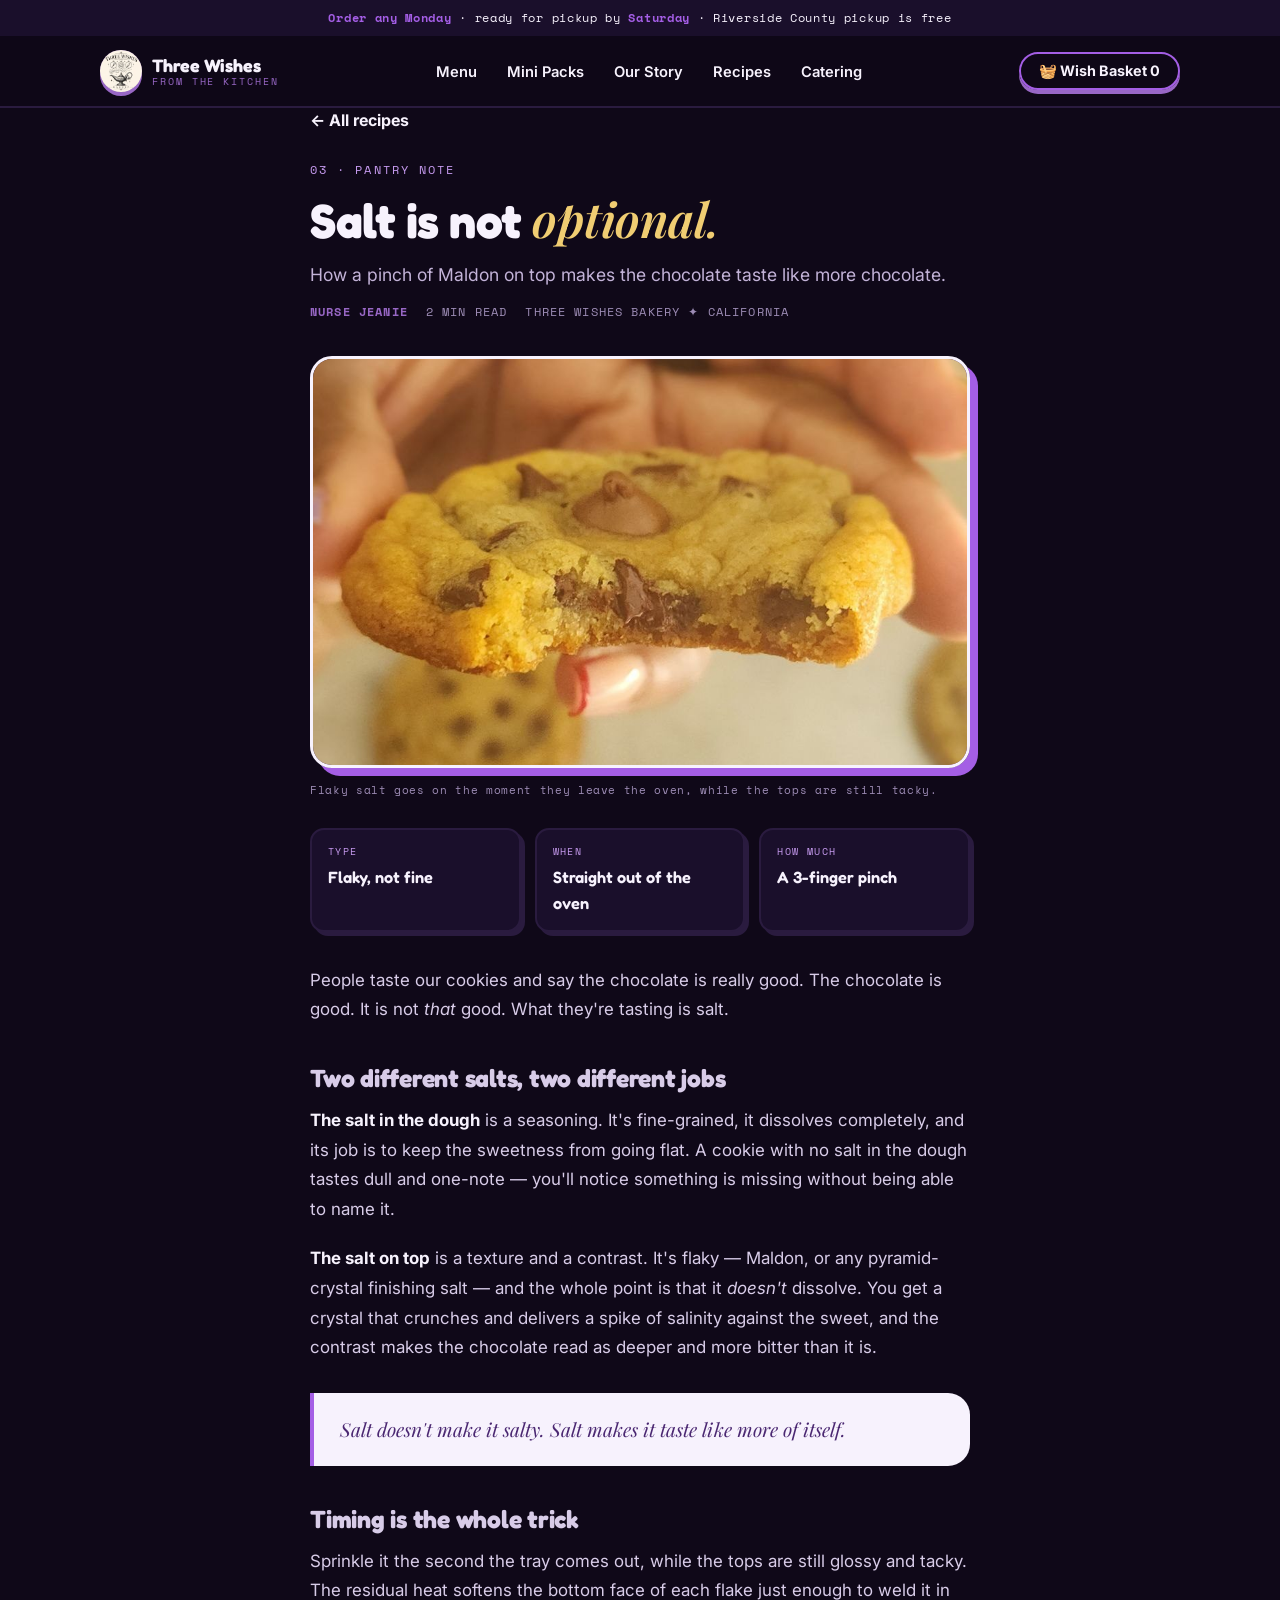
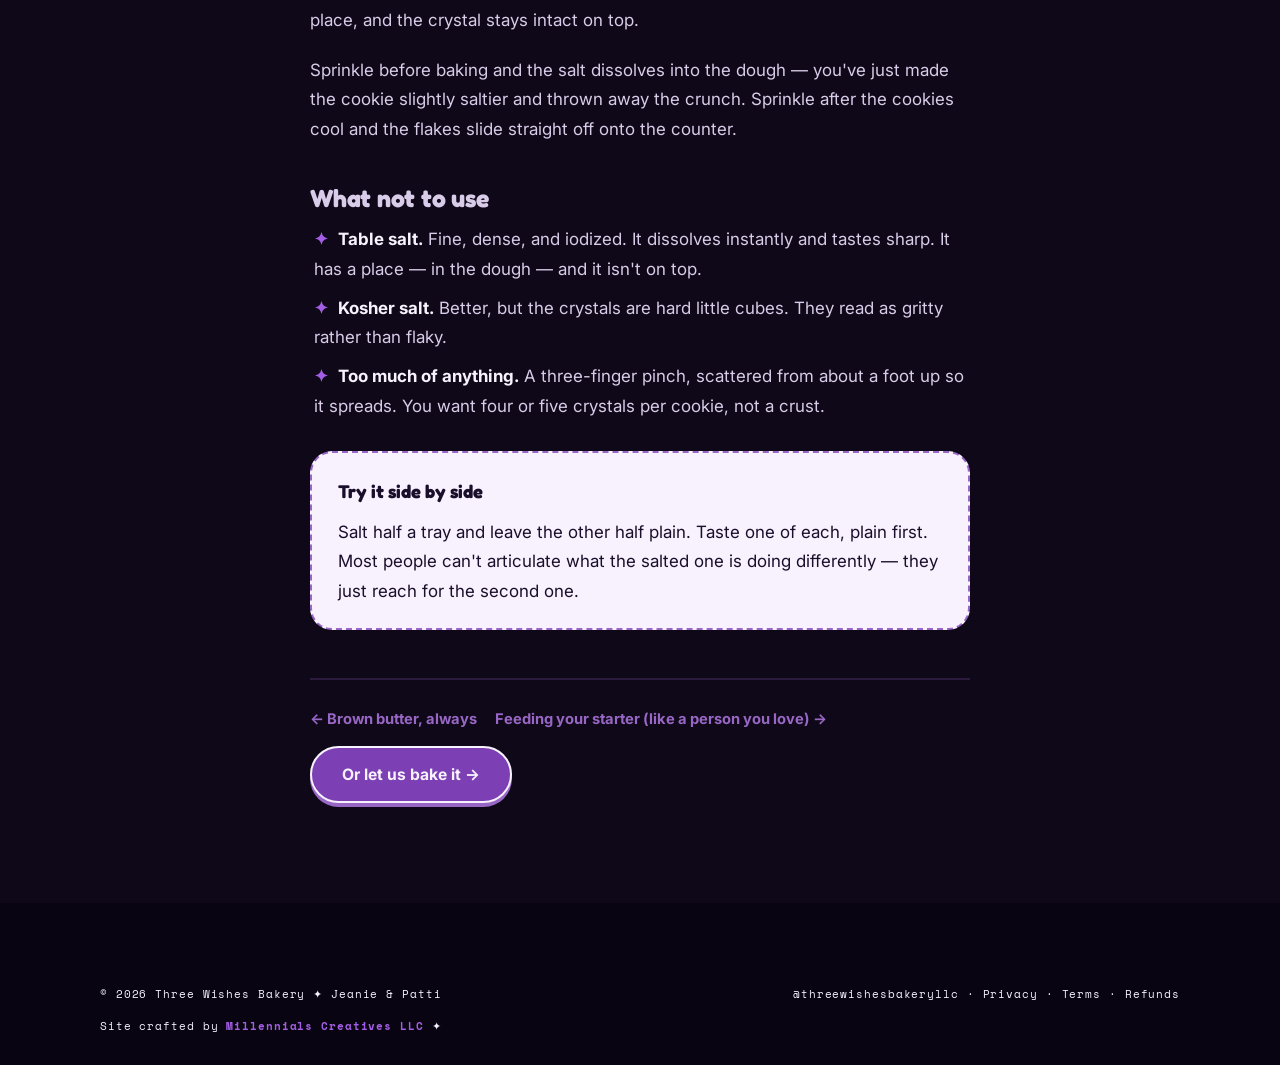
<file: recipe-salt.html>
<!DOCTYPE html>
<html lang="en">
<head>
<meta charset="utf-8">
<meta name="viewport" content="width=device-width, initial-scale=1">
<title>Salt is not optional — Three Wishes Bakery</title>
<meta name="description" content="How a pinch of Maldon on top makes the chocolate taste like more chocolate.">
<link rel="canonical" href="https://3wishesbakery.com/recipe-salt.html">
<meta property="og:type" content="article">
<meta property="og:site_name" content="Three Wishes Bakery">
<meta property="og:locale" content="en_US">
<meta property="og:title" content="Salt is not optional — Three Wishes Bakery">
<meta property="og:description" content="How a pinch of Maldon on top makes the chocolate taste like more chocolate.">
<meta property="og:url" content="https://3wishesbakery.com/recipe-salt.html">
<meta property="og:image" content="https://3wishesbakery.com/extra-classic-bite.jpg">
<meta name="twitter:card" content="summary_large_image">
<script type="application/ld+json">
{"@context":"https://schema.org","@type":"Article","datePublished":"2026-08-06","dateModified":"2026-08-06","headline":"Salt is not optional","description":"How a pinch of Maldon on top makes the chocolate taste like more chocolate.","image":"extra-classic-bite.jpg","author":{"@type":"Person","name":"Nurse Jeanie"},"publisher":{"@type":"Organization","name":"Three Wishes Bakery","logo":{"@type":"ImageObject","url":"logo-pink.jpg"}},"articleSection":"Pantry note"}
</script>
<script type="application/ld+json">
{"@context": "https://schema.org", "@type": "BreadcrumbList", "itemListElement": [{"@type": "ListItem", "position": 1, "name": "Home", "item": "https://3wishesbakery.com/"}, {"@type": "ListItem", "position": 2, "name": "Recipes", "item": "https://3wishesbakery.com/recipes.html"}, {"@type": "ListItem", "position": 3, "name": "Salt is not optional", "item": "https://3wishesbakery.com/recipe-salt.html"}]}
</script>
<link rel="icon" href="favicon-32.png" sizes="32x32">
<link rel="icon" href="favicon-16.png" sizes="16x16">
<link rel="apple-touch-icon" href="apple-touch-icon.png">
<link rel="preconnect" href="https://fonts.googleapis.com">
<link rel="preconnect" href="https://fonts.gstatic.com" crossorigin>
<link href="https://fonts.googleapis.com/css2?family=Fredoka:wght@400;500;600;700&family=Playfair+Display:ital,wght@0,600;1,600&family=Space+Mono:wght@400;700&family=Inter:wght@300;400;500;600;700&display=swap" rel="stylesheet">
<link rel="stylesheet" href="styles.css">
<link rel="stylesheet" href="magic.css">
<!-- Plausible: cookieless, no personal data, no cross-site tracking.
     Chosen over Google Analytics deliberately — GA would make the privacy
     policy's "no third-party trackers" claim false and pull the site into
     consent-banner territory. Loads deferred so it never blocks rendering.
     Collects nothing until the 3wishesbakery.com site is created in Plausible. -->
<script defer data-domain="3wishesbakery.com" src="https://plausible.io/js/script.outbound-links.js"></script>
</head>
<body>

<div class="announce"><strong>Order any Monday</strong> · ready for pickup by <strong>Saturday</strong> · Riverside County pickup is free</div>

<header class="site-header">
  <nav class="nav container" aria-label="Main">
    <a class="brand" href="index.html">
      <span class="brand-mark"><img src="logo-mark.jpg" alt="" data-optional onerror="this.style.display='none'" width="128" height="128" fetchpriority="high" decoding="async">✦</span>
      <span class="brand-name">Three Wishes<small>From the kitchen</small></span>
    </a>
    <ul class="nav-links" id="navLinks">
      <li><a href="index.html#menu">Menu</a></li>
      <li><a href="index.html#minis">Mini Packs</a></li>
      <li><a href="story.html">Our Story</a></li>
      <li><a href="recipes.html" aria-current="page">Recipes</a></li>
      <li><a href="catering.html">Catering</a></li>
    </ul>
    <div class="nav-right">
      <button class="cart-btn" onclick="openCart()">🧺 <span class="cart-word">Wish Basket </span><span data-cart-count>0</span></button>
      <button class="nav-toggle" type="button" aria-label="Menu" aria-expanded="false" aria-controls="navLinks" onclick="toggleNav()"><span></span><span></span><span></span></button>
    </div>
  </nav>
</header>

<article class="section container article">
  <a href="recipes.html" style="font-weight:700;text-decoration:none">← All recipes</a>
  <div style="margin-top:22px">
    <span class="eyebrow">03 · Pantry note</span>
    <h1 style="font-size:clamp(2rem,4.6vw,3rem)">Salt is not <span class="serif-accent">optional.</span></h1>
    <p style="margin-top:14px;font-size:1.1rem;color:#c3b3d8">How a pinch of Maldon on top makes the chocolate taste like more chocolate.</p>
    <div class="article-meta">
      <span class="by">Nurse Jeanie</span><span>2 min read</span><span>Three Wishes Bakery ✦ California</span>
    </div>
  </div>

  <div class="article-photo">
    <img src="extra-classic-bite.jpg" alt="Salt is not optional" data-optional loading="lazy" decoding="async">
  </div>
  <p class="caption">Flaky salt goes on the moment they leave the oven, while the tops are still tacky.</p>

  <dl class="spec">
    <div><dt>Type</dt><dd>Flaky, not fine</dd></div>
    <div><dt>When</dt><dd>Straight out of the oven</dd></div>
    <div><dt>How much</dt><dd>A 3-finger pinch</dd></div>
  </dl>

  <div class="article-body">

<p>People taste our cookies and say the chocolate is really good. The chocolate is good. It is not <em>that</em> good. What they're tasting is salt.</p>

<h2>Two different salts, two different jobs</h2>

<p><strong>The salt in the dough</strong> is a seasoning. It's fine-grained, it dissolves completely, and its job is to keep the sweetness from going flat. A cookie with no salt in the dough tastes dull and one-note — you'll notice something is missing without being able to name it.</p>

<p><strong>The salt on top</strong> is a texture and a contrast. It's flaky — Maldon, or any pyramid-crystal finishing salt — and the whole point is that it <em>doesn't</em> dissolve. You get a crystal that crunches and delivers a spike of salinity against the sweet, and the contrast makes the chocolate read as deeper and more bitter than it is.</p>

<div class="pull">Salt doesn't make it salty. Salt makes it taste like more of itself.</div>

<h2>Timing is the whole trick</h2>

<p>Sprinkle it the second the tray comes out, while the tops are still glossy and tacky. The residual heat softens the bottom face of each flake just enough to weld it in place, and the crystal stays intact on top.</p>

<p>Sprinkle before baking and the salt dissolves into the dough — you've just made the cookie slightly saltier and thrown away the crunch. Sprinkle after the cookies cool and the flakes slide straight off onto the counter.</p>

<h2>What not to use</h2>

<ul>
<li><strong>Table salt.</strong> Fine, dense, and iodized. It dissolves instantly and tastes sharp. It has a place — in the dough — and it isn't on top.</li>
<li><strong>Kosher salt.</strong> Better, but the crystals are hard little cubes. They read as gritty rather than flaky.</li>
<li><strong>Too much of anything.</strong> A three-finger pinch, scattered from about a foot up so it spreads. You want four or five crystals per cookie, not a crust.</li>
</ul>

<div class="note-box">
<h3>Try it side by side</h3>
<p>Salt half a tray and leave the other half plain. Taste one of each, plain first. Most people can't articulate what the salted one is doing differently — they just reach for the second one.</p>
</div>

  </div>

  <div class="article-foot">
    <div class="article-nav">
      <a href="recipe-brown-butter.html">← Brown butter, always</a>
      <a href="recipe-starter.html">Feeding your starter (like a person you love) →</a>
    </div>
    <a class="btn btn-primary" href="index.html#menu">Or let us bake it →</a>
  </div>
</article>

<footer class="site-footer">
  <div class="container footer-note" style="margin-top:0;border-top:none">
    <span>© 2026 Three Wishes Bakery ✦ Jeanie &amp; Patti</span>
    <span><a href="https://www.instagram.com/threewishesbakeryllc/" rel="noopener">@threewishesbakeryllc</a> · <a href="privacy.html">Privacy</a> · <a href="terms.html">Terms</a> · <a href="refunds.html">Refunds</a></span>
    <span>Site crafted by <a href="https://millennialscreatives.com" target="_blank" rel="noopener" style="color:var(--rose);font-weight:700">Millennials Creatives LLC</a> ✦</span>
  </div>
</footer>

<!-- CART DRAWER -->
<div class="drawer-backdrop" onclick="closeCart()"></div>
<aside class="drawer" role="dialog" aria-modal="true" aria-label="Wish Basket">
  <div class="drawer-head">
    <p class="drawer-title">Your Wish Basket <span class="basket-count">(<span data-cart-count>0</span>)</span></p>
    <button class="drawer-close" onclick="closeCart()" aria-label="Close Wish Basket">✕</button>
  </div>
  <div class="drawer-items" id="cartItems"></div>
  <div class="drawer-foot">
    <div class="totals"><span>Subtotal</span><span id="cartSubtotal">$0.00</span></div>
    <div class="totals"><span>Shipping</span><span id="cartShipping">—</span></div>
    <div class="totals total"><span>Total</span><span id="cartTotal">$0.00</span></div>
    <label for="fulfillment" style="font-size:.72rem;font-family:var(--font-mono)">Fulfillment</label>
    <select id="fulfillment" style="padding:9px 12px;font-size:.85rem">
      <option>Ship nationwide</option>
      <option>Free pickup — Riverside County (ready Saturday)</option>
      <option>Local delivery — Riverside County (fee by distance)</option>
    </select>
    <button class="checkout-btn" onclick="checkout()">✨ Grant My Wishes</button>
    <p class="note">Order Monday ✦ ready for pickup by Saturday</p>
  </div>
</aside>

<script src="app.js"></script>
<script src="magic.js"></script>
</body>
</html>
</file>
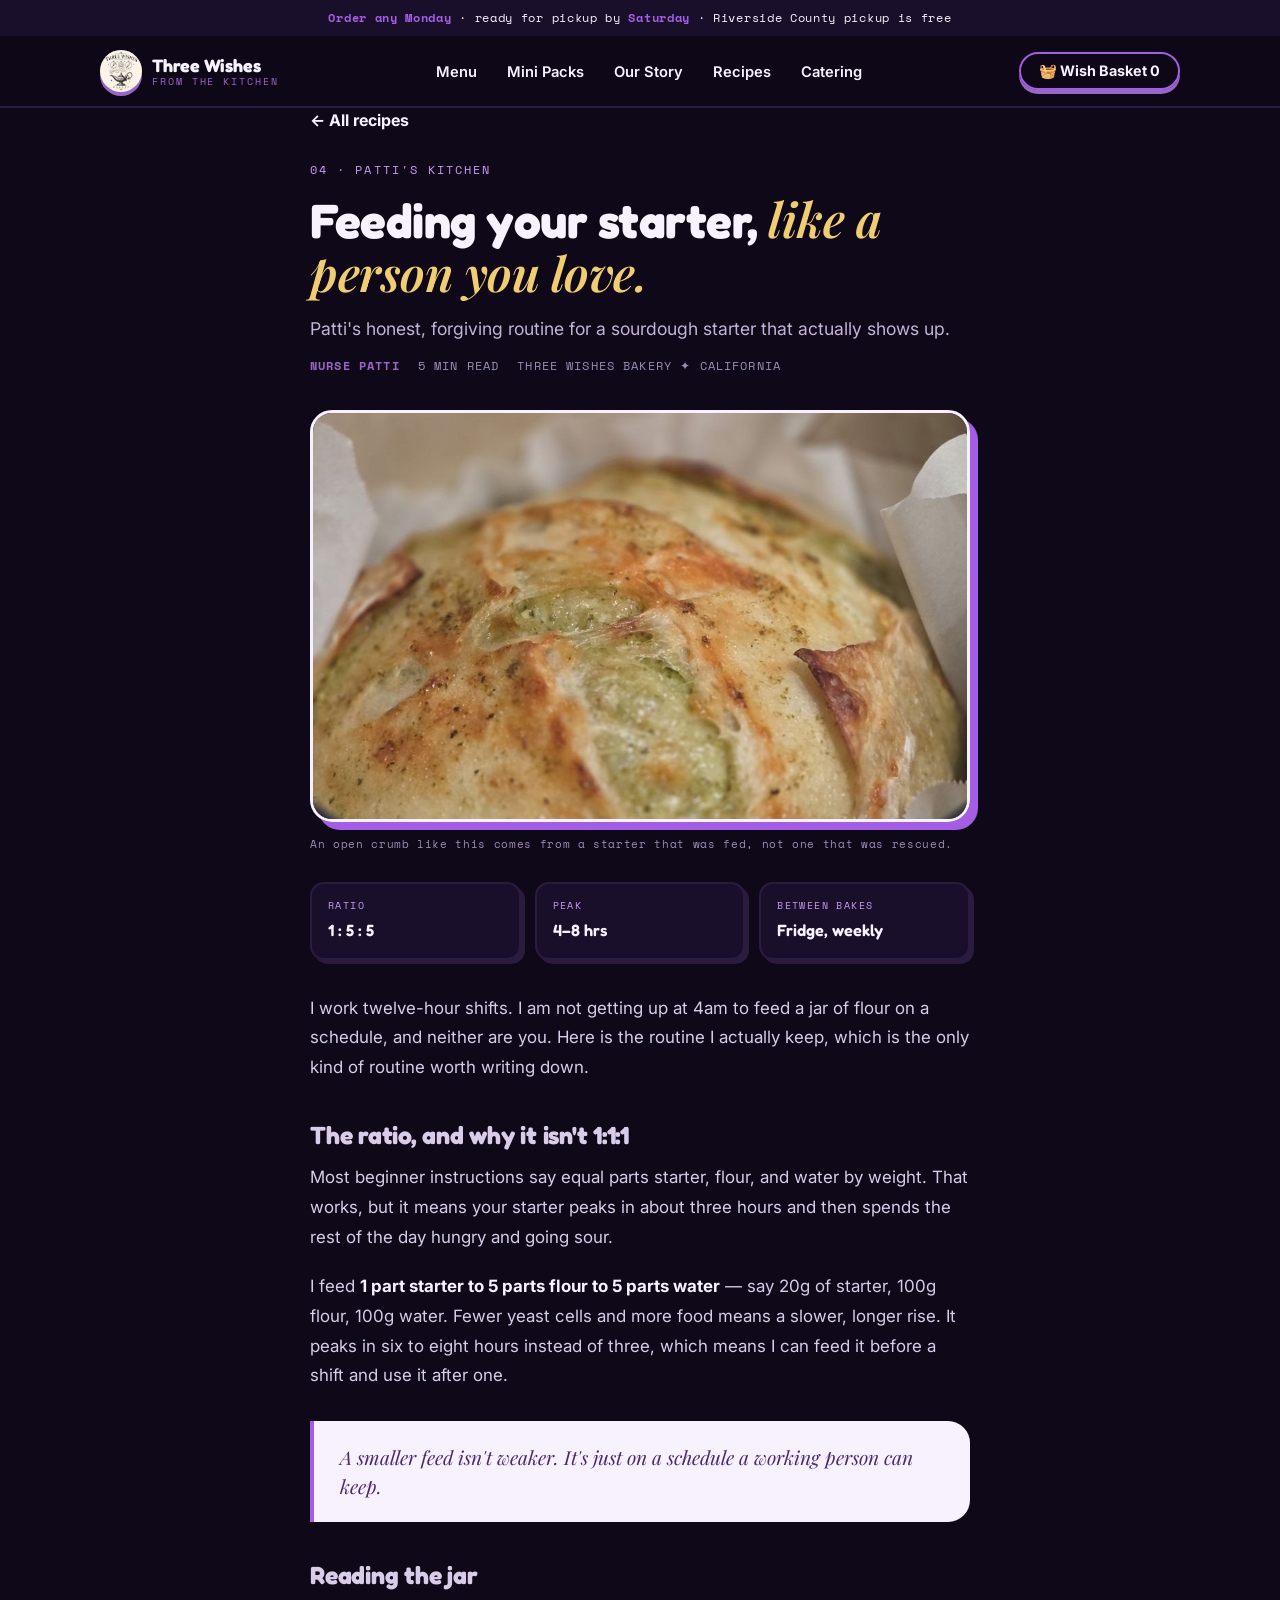
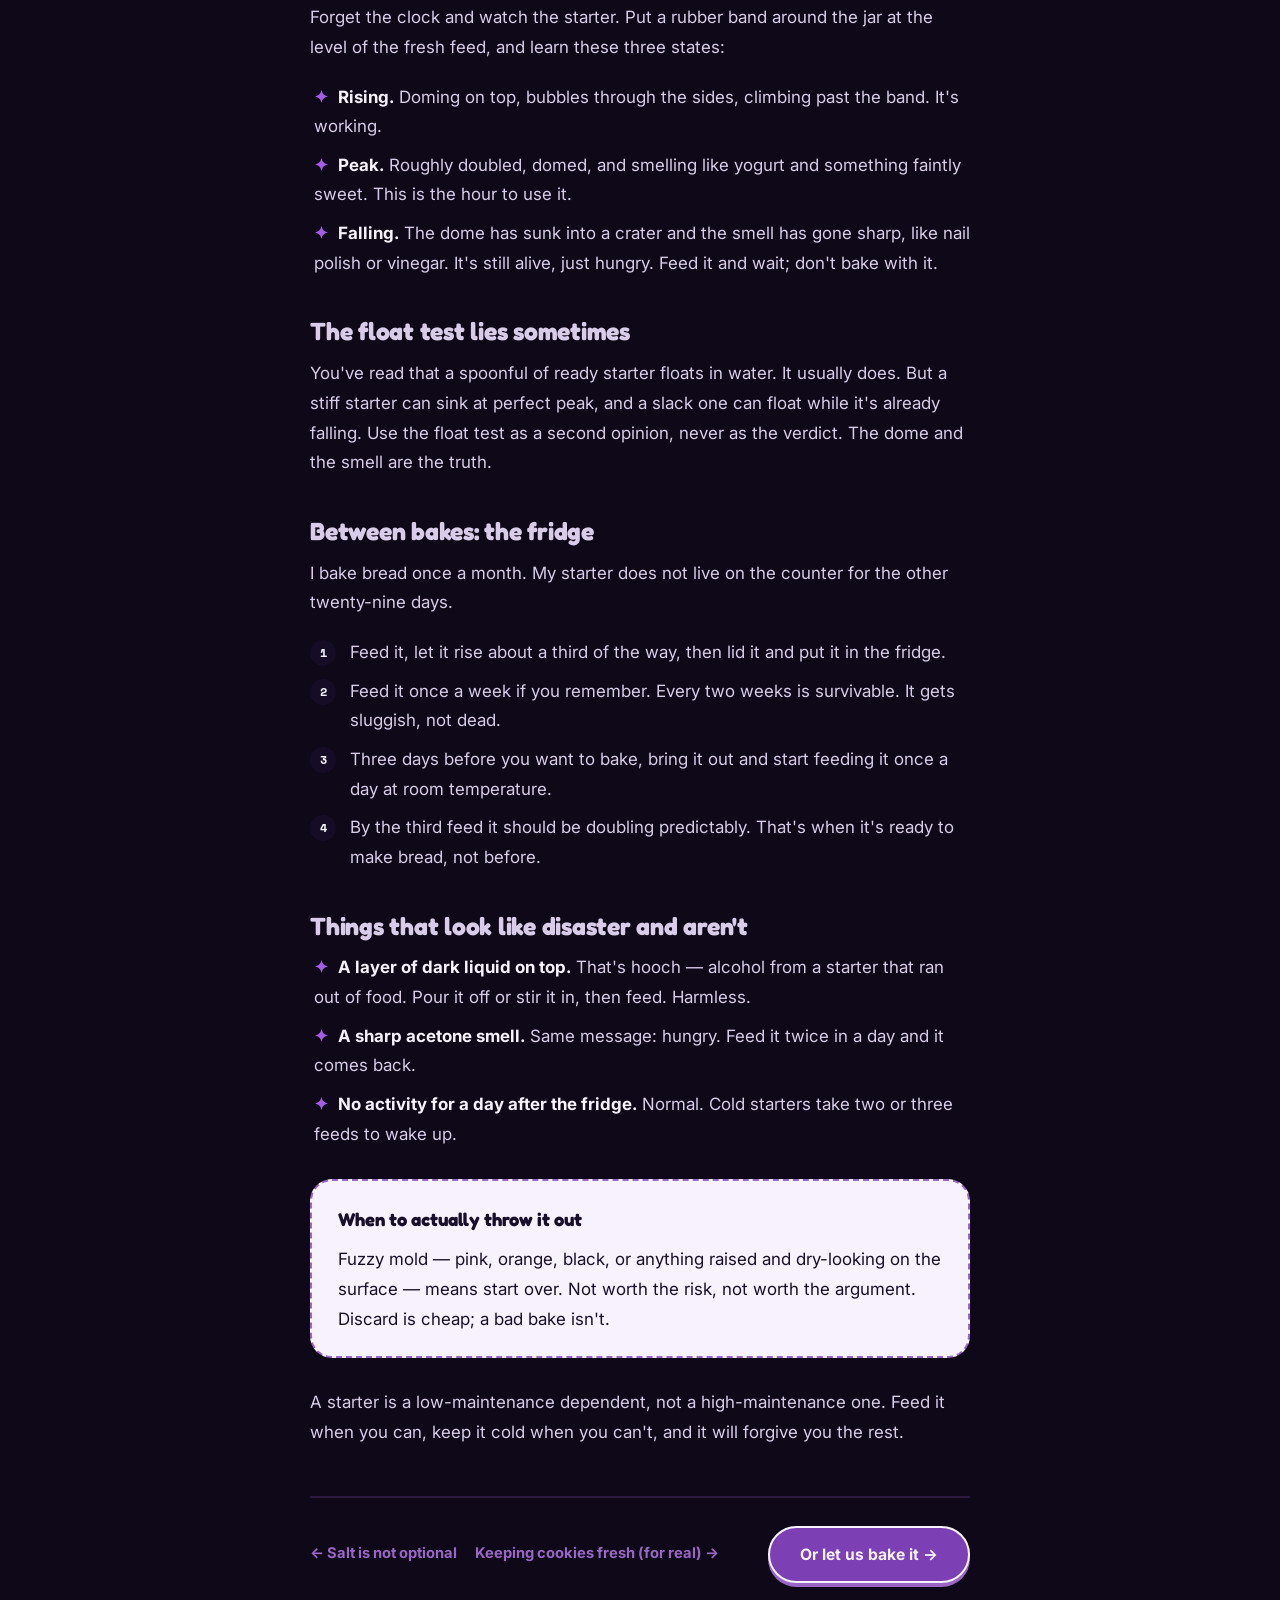
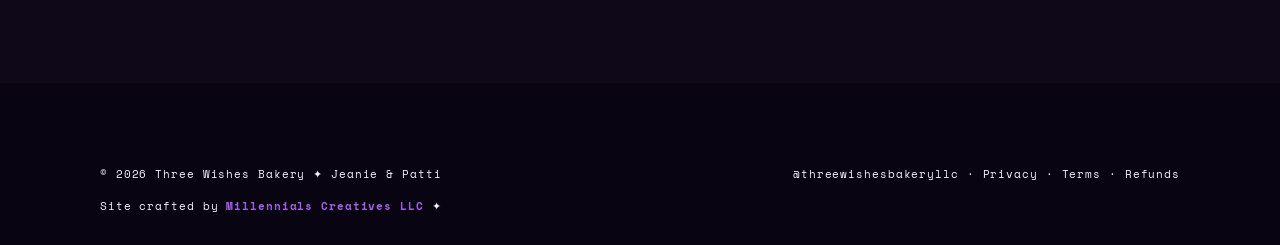
<file: recipe-starter.html>
<!DOCTYPE html>
<html lang="en">
<head>
<meta charset="utf-8">
<meta name="viewport" content="width=device-width, initial-scale=1">
<title>Feeding your sourdough starter — Three Wishes Bakery</title>
<meta name="description" content="Patti's honest, forgiving routine for a sourdough starter that actually shows up.">
<link rel="canonical" href="https://3wishesbakery.com/recipe-starter.html">
<meta property="og:type" content="article">
<meta property="og:site_name" content="Three Wishes Bakery">
<meta property="og:locale" content="en_US">
<meta property="og:title" content="Feeding your starter (like a person you love) — Three Wishes Bakery">
<meta property="og:description" content="Patti's honest, forgiving routine for a sourdough starter that actually shows up.">
<meta property="og:url" content="https://3wishesbakery.com/recipe-starter.html">
<meta property="og:image" content="https://3wishesbakery.com/real-sourdough-crumb.jpg">
<meta name="twitter:card" content="summary_large_image">
<script type="application/ld+json">
{"@context":"https://schema.org","@type":"Article","datePublished":"2026-08-06","dateModified":"2026-08-06","headline":"Feeding your starter (like a person you love)","description":"Patti's honest, forgiving routine for a sourdough starter that actually shows up.","image":"real-sourdough-crumb.jpg","author":{"@type":"Person","name":"Nurse Patti"},"publisher":{"@type":"Organization","name":"Three Wishes Bakery","logo":{"@type":"ImageObject","url":"logo-pink.jpg"}},"articleSection":"Patti's kitchen"}
</script>
<script type="application/ld+json">
{"@context": "https://schema.org", "@type": "BreadcrumbList", "itemListElement": [{"@type": "ListItem", "position": 1, "name": "Home", "item": "https://3wishesbakery.com/"}, {"@type": "ListItem", "position": 2, "name": "Recipes", "item": "https://3wishesbakery.com/recipes.html"}, {"@type": "ListItem", "position": 3, "name": "Feeding your starter", "item": "https://3wishesbakery.com/recipe-starter.html"}]}
</script>
<link rel="icon" href="favicon-32.png" sizes="32x32">
<link rel="icon" href="favicon-16.png" sizes="16x16">
<link rel="apple-touch-icon" href="apple-touch-icon.png">
<link rel="preconnect" href="https://fonts.googleapis.com">
<link rel="preconnect" href="https://fonts.gstatic.com" crossorigin>
<link href="https://fonts.googleapis.com/css2?family=Fredoka:wght@400;500;600;700&family=Playfair+Display:ital,wght@0,600;1,600&family=Space+Mono:wght@400;700&family=Inter:wght@300;400;500;600;700&display=swap" rel="stylesheet">
<link rel="stylesheet" href="styles.css">
<link rel="stylesheet" href="magic.css">
<!-- Plausible: cookieless, no personal data, no cross-site tracking.
     Chosen over Google Analytics deliberately — GA would make the privacy
     policy's "no third-party trackers" claim false and pull the site into
     consent-banner territory. Loads deferred so it never blocks rendering.
     Collects nothing until the 3wishesbakery.com site is created in Plausible. -->
<script defer data-domain="3wishesbakery.com" src="https://plausible.io/js/script.outbound-links.js"></script>
</head>
<body>

<div class="announce"><strong>Order any Monday</strong> · ready for pickup by <strong>Saturday</strong> · Riverside County pickup is free</div>

<header class="site-header">
  <nav class="nav container" aria-label="Main">
    <a class="brand" href="index.html">
      <span class="brand-mark"><img src="logo-mark.jpg" alt="" data-optional onerror="this.style.display='none'" width="128" height="128" fetchpriority="high" decoding="async">✦</span>
      <span class="brand-name">Three Wishes<small>From the kitchen</small></span>
    </a>
    <ul class="nav-links" id="navLinks">
      <li><a href="index.html#menu">Menu</a></li>
      <li><a href="index.html#minis">Mini Packs</a></li>
      <li><a href="story.html">Our Story</a></li>
      <li><a href="recipes.html" aria-current="page">Recipes</a></li>
      <li><a href="catering.html">Catering</a></li>
    </ul>
    <div class="nav-right">
      <button class="cart-btn" onclick="openCart()">🧺 <span class="cart-word">Wish Basket </span><span data-cart-count>0</span></button>
      <button class="nav-toggle" type="button" aria-label="Menu" aria-expanded="false" aria-controls="navLinks" onclick="toggleNav()"><span></span><span></span><span></span></button>
    </div>
  </nav>
</header>

<article class="section container article">
  <a href="recipes.html" style="font-weight:700;text-decoration:none">← All recipes</a>
  <div style="margin-top:22px">
    <span class="eyebrow">04 · Patti's kitchen</span>
    <h1 style="font-size:clamp(2rem,4.6vw,3rem)">Feeding your starter, <span class="serif-accent">like a person you love.</span></h1>
    <p style="margin-top:14px;font-size:1.1rem;color:#c3b3d8">Patti's honest, forgiving routine for a sourdough starter that actually shows up.</p>
    <div class="article-meta">
      <span class="by">Nurse Patti</span><span>5 min read</span><span>Three Wishes Bakery ✦ California</span>
    </div>
  </div>

  <div class="article-photo">
    <img src="real-sourdough-crumb.jpg" alt="Feeding your starter (like a person you love)" data-optional loading="lazy" decoding="async">
  </div>
  <p class="caption">An open crumb like this comes from a starter that was fed, not one that was rescued.</p>

  <dl class="spec">
    <div><dt>Ratio</dt><dd>1 : 5 : 5</dd></div>
    <div><dt>Peak</dt><dd>4–8 hrs</dd></div>
    <div><dt>Between bakes</dt><dd>Fridge, weekly</dd></div>
  </dl>

  <div class="article-body">

<p>I work twelve-hour shifts. I am not getting up at 4am to feed a jar of flour on a schedule, and neither are you. Here is the routine I actually keep, which is the only kind of routine worth writing down.</p>

<h2>The ratio, and why it isn't 1:1:1</h2>

<p>Most beginner instructions say equal parts starter, flour, and water by weight. That works, but it means your starter peaks in about three hours and then spends the rest of the day hungry and going sour.</p>

<p>I feed <strong>1 part starter to 5 parts flour to 5 parts water</strong> — say 20g of starter, 100g flour, 100g water. Fewer yeast cells and more food means a slower, longer rise. It peaks in six to eight hours instead of three, which means I can feed it before a shift and use it after one.</p>

<div class="pull">A smaller feed isn't weaker. It's just on a schedule a working person can keep.</div>

<h2>Reading the jar</h2>

<p>Forget the clock and watch the starter. Put a rubber band around the jar at the level of the fresh feed, and learn these three states:</p>

<ul>
<li><strong>Rising.</strong> Doming on top, bubbles through the sides, climbing past the band. It's working.</li>
<li><strong>Peak.</strong> Roughly doubled, domed, and smelling like yogurt and something faintly sweet. This is the hour to use it.</li>
<li><strong>Falling.</strong> The dome has sunk into a crater and the smell has gone sharp, like nail polish or vinegar. It's still alive, just hungry. Feed it and wait; don't bake with it.</li>
</ul>

<h2>The float test lies sometimes</h2>

<p>You've read that a spoonful of ready starter floats in water. It usually does. But a stiff starter can sink at perfect peak, and a slack one can float while it's already falling. Use the float test as a second opinion, never as the verdict. The dome and the smell are the truth.</p>

<h2>Between bakes: the fridge</h2>

<p>I bake bread once a month. My starter does not live on the counter for the other twenty-nine days.</p>

<ol>
<li>Feed it, let it rise about a third of the way, then lid it and put it in the fridge.</li>
<li>Feed it once a week if you remember. Every two weeks is survivable. It gets sluggish, not dead.</li>
<li>Three days before you want to bake, bring it out and start feeding it once a day at room temperature.</li>
<li>By the third feed it should be doubling predictably. That's when it's ready to make bread, not before.</li>
</ol>

<h2>Things that look like disaster and aren't</h2>

<ul>
<li><strong>A layer of dark liquid on top.</strong> That's hooch — alcohol from a starter that ran out of food. Pour it off or stir it in, then feed. Harmless.</li>
<li><strong>A sharp acetone smell.</strong> Same message: hungry. Feed it twice in a day and it comes back.</li>
<li><strong>No activity for a day after the fridge.</strong> Normal. Cold starters take two or three feeds to wake up.</li>
</ul>

<div class="note-box">
<h3>When to actually throw it out</h3>
<p>Fuzzy mold — pink, orange, black, or anything raised and dry-looking on the surface — means start over. Not worth the risk, not worth the argument. Discard is cheap; a bad bake isn't.</p>
</div>

<p>A starter is a low-maintenance dependent, not a high-maintenance one. Feed it when you can, keep it cold when you can't, and it will forgive you the rest.</p>

  </div>

  <div class="article-foot">
    <div class="article-nav">
      <a href="recipe-salt.html">← Salt is not optional</a>
      <a href="recipe-storage.html">Keeping cookies fresh (for real) →</a>
    </div>
    <a class="btn btn-primary" href="index.html#menu">Or let us bake it →</a>
  </div>
</article>

<footer class="site-footer">
  <div class="container footer-note" style="margin-top:0;border-top:none">
    <span>© 2026 Three Wishes Bakery ✦ Jeanie &amp; Patti</span>
    <span><a href="https://www.instagram.com/threewishesbakeryllc/" rel="noopener">@threewishesbakeryllc</a> · <a href="privacy.html">Privacy</a> · <a href="terms.html">Terms</a> · <a href="refunds.html">Refunds</a></span>
    <span>Site crafted by <a href="https://millennialscreatives.com" target="_blank" rel="noopener" style="color:var(--rose);font-weight:700">Millennials Creatives LLC</a> ✦</span>
  </div>
</footer>

<!-- CART DRAWER -->
<div class="drawer-backdrop" onclick="closeCart()"></div>
<aside class="drawer" role="dialog" aria-modal="true" aria-label="Wish Basket">
  <div class="drawer-head">
    <p class="drawer-title">Your Wish Basket <span class="basket-count">(<span data-cart-count>0</span>)</span></p>
    <button class="drawer-close" onclick="closeCart()" aria-label="Close Wish Basket">✕</button>
  </div>
  <div class="drawer-items" id="cartItems"></div>
  <div class="drawer-foot">
    <div class="totals"><span>Subtotal</span><span id="cartSubtotal">$0.00</span></div>
    <div class="totals"><span>Shipping</span><span id="cartShipping">—</span></div>
    <div class="totals total"><span>Total</span><span id="cartTotal">$0.00</span></div>
    <label for="fulfillment" style="font-size:.72rem;font-family:var(--font-mono)">Fulfillment</label>
    <select id="fulfillment" style="padding:9px 12px;font-size:.85rem">
      <option>Ship nationwide</option>
      <option>Free pickup — Riverside County (ready Saturday)</option>
      <option>Local delivery — Riverside County (fee by distance)</option>
    </select>
    <button class="checkout-btn" onclick="checkout()">✨ Grant My Wishes</button>
    <p class="note">Order Monday ✦ ready for pickup by Saturday</p>
  </div>
</aside>

<script src="app.js"></script>
<script src="magic.js"></script>
</body>
</html>
</file>
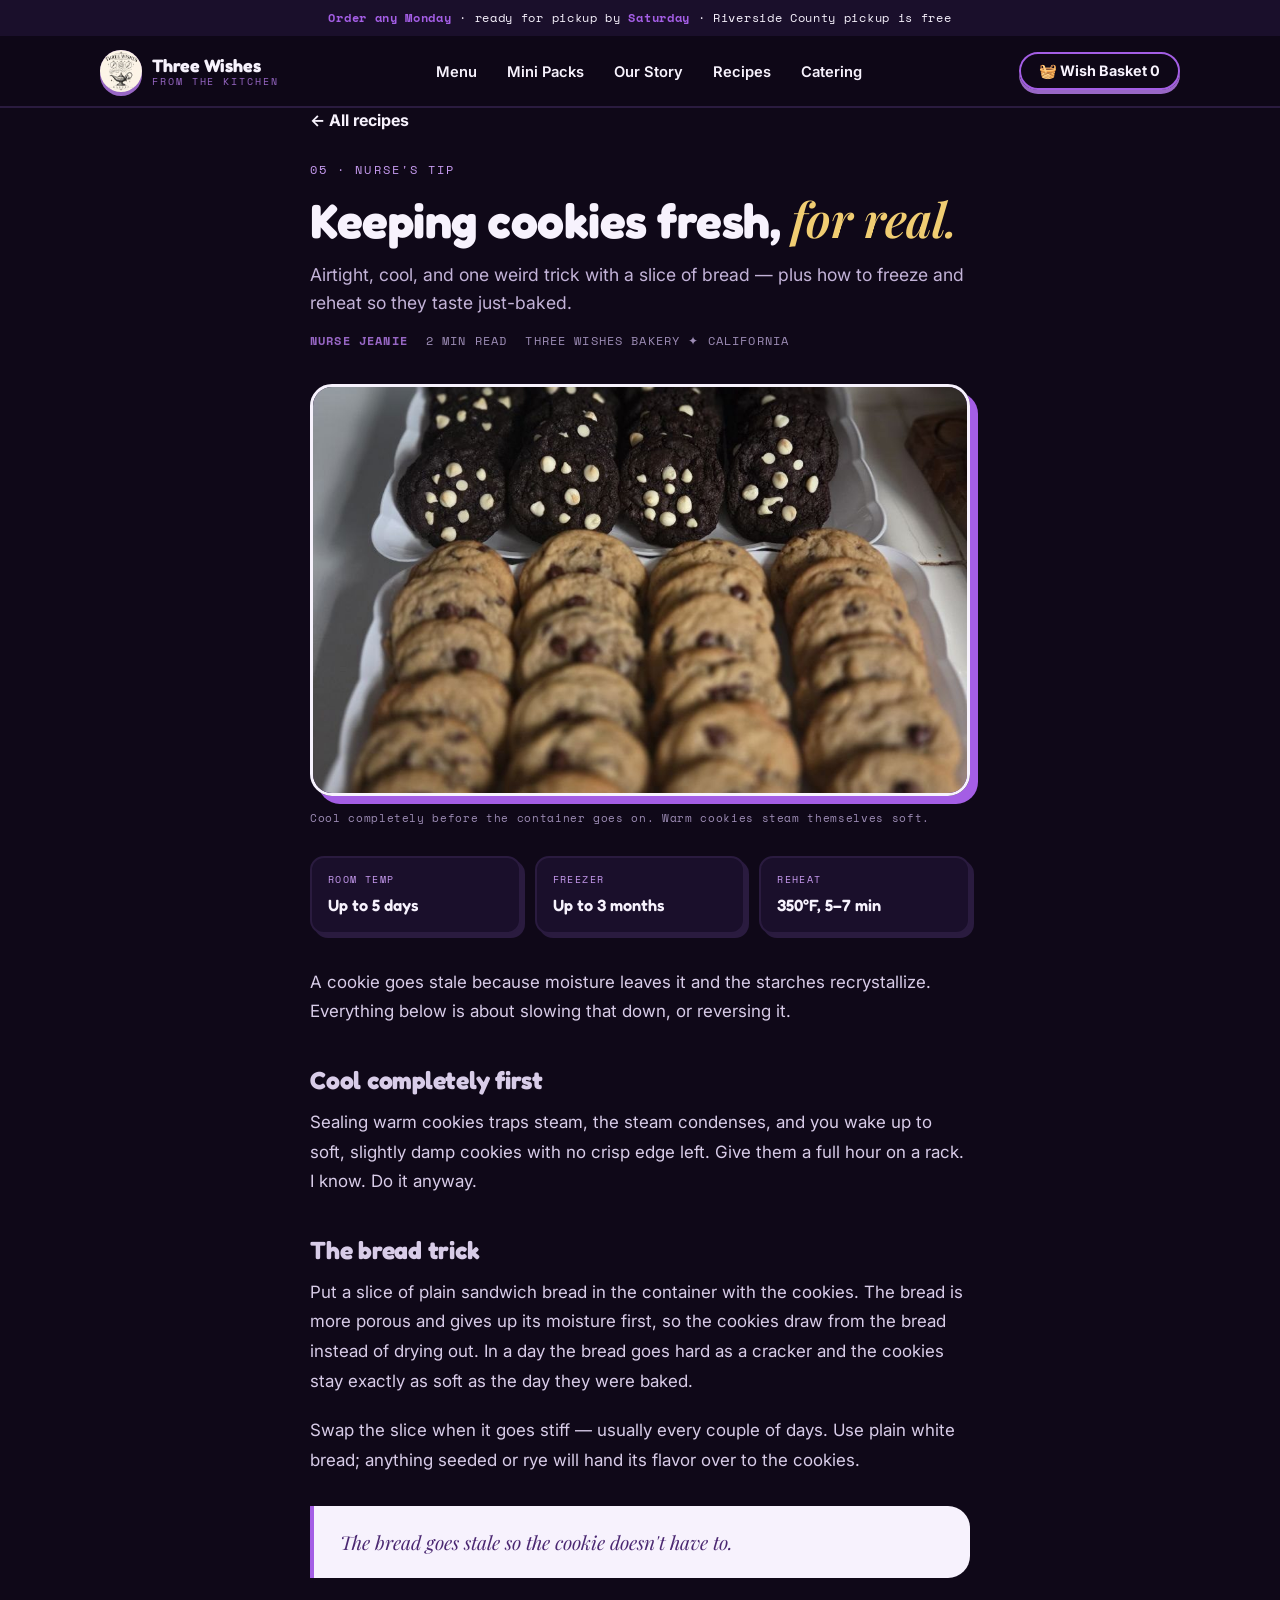
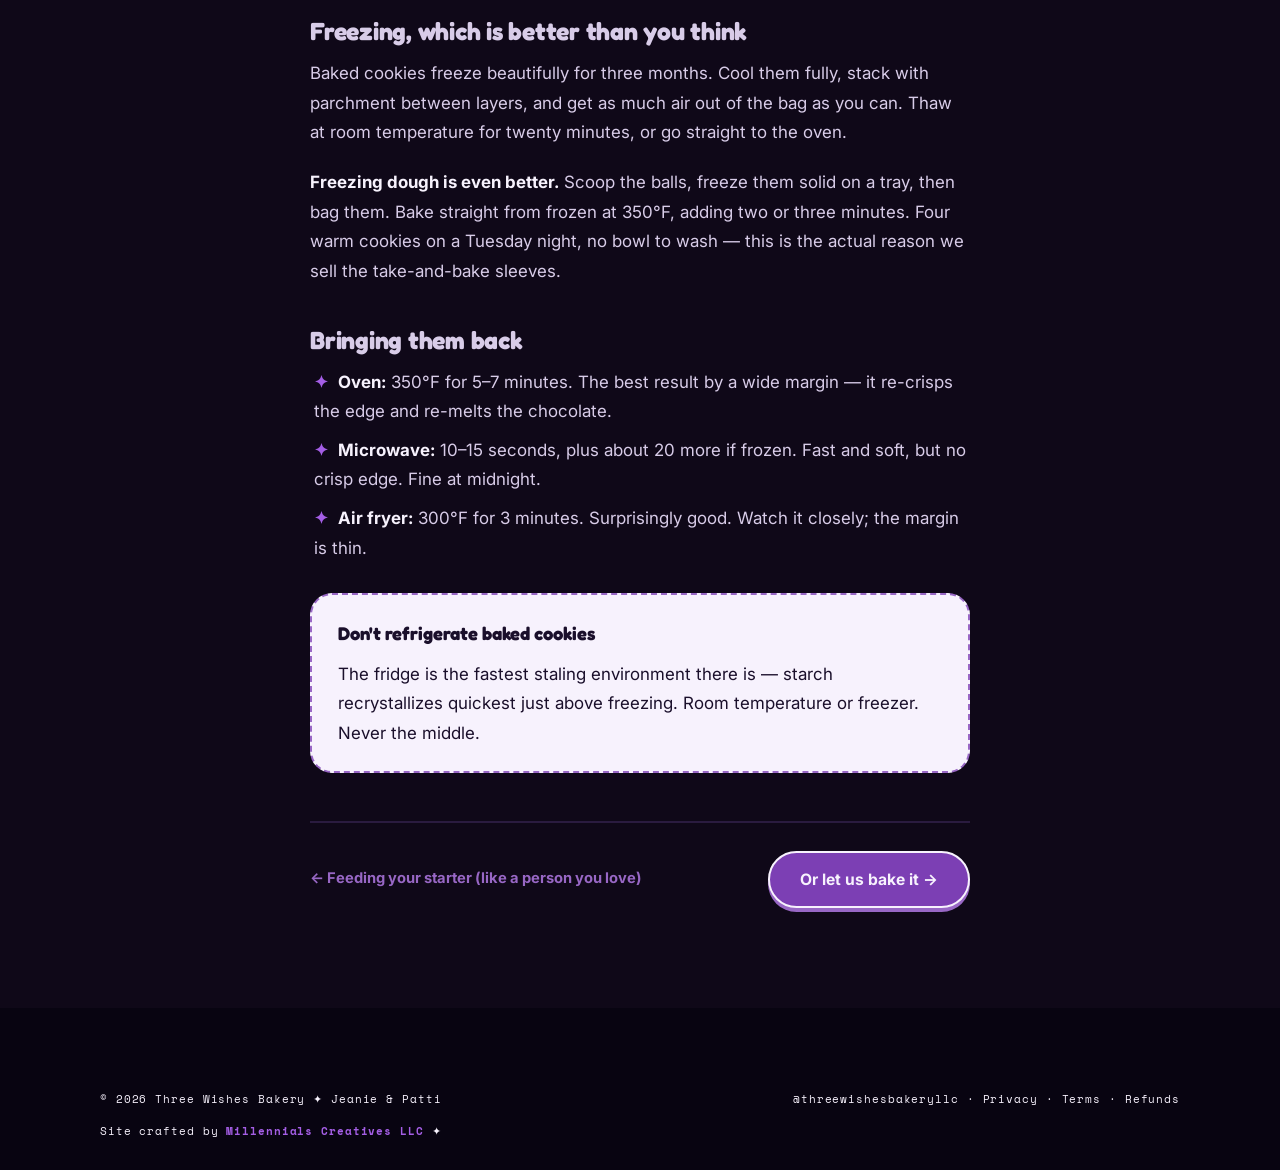
<file: recipe-storage.html>
<!DOCTYPE html>
<html lang="en">
<head>
<meta charset="utf-8">
<meta name="viewport" content="width=device-width, initial-scale=1">
<title>Keeping cookies fresh (for real) — Three Wishes Bakery</title>
<meta name="description" content="Airtight, cool, and one weird trick with a slice of bread — plus how to freeze and reheat so they taste just-baked.">
<link rel="canonical" href="https://3wishesbakery.com/recipe-storage.html">
<meta property="og:type" content="article">
<meta property="og:site_name" content="Three Wishes Bakery">
<meta property="og:locale" content="en_US">
<meta property="og:title" content="Keeping cookies fresh (for real) — Three Wishes Bakery">
<meta property="og:description" content="Airtight, cool, and one weird trick with a slice of bread — plus how to freeze and reheat so they taste just-baked.">
<meta property="og:url" content="https://3wishesbakery.com/recipe-storage.html">
<meta property="og:image" content="https://3wishesbakery.com/extra-double-tray.jpg">
<meta name="twitter:card" content="summary_large_image">
<script type="application/ld+json">
{"@context":"https://schema.org","@type":"Article","datePublished":"2026-08-06","dateModified":"2026-08-06","headline":"Keeping cookies fresh (for real)","description":"Airtight, cool, and one weird trick with a slice of bread — plus how to freeze and reheat so they taste just-baked.","image":"extra-double-tray.jpg","author":{"@type":"Person","name":"Nurse Jeanie"},"publisher":{"@type":"Organization","name":"Three Wishes Bakery","logo":{"@type":"ImageObject","url":"logo-pink.jpg"}},"articleSection":"Nurse's tip"}
</script>
<script type="application/ld+json">
{"@context": "https://schema.org", "@type": "BreadcrumbList", "itemListElement": [{"@type": "ListItem", "position": 1, "name": "Home", "item": "https://3wishesbakery.com/"}, {"@type": "ListItem", "position": 2, "name": "Recipes", "item": "https://3wishesbakery.com/recipes.html"}, {"@type": "ListItem", "position": 3, "name": "Keeping cookies fresh", "item": "https://3wishesbakery.com/recipe-storage.html"}]}
</script>
<link rel="icon" href="favicon-32.png" sizes="32x32">
<link rel="icon" href="favicon-16.png" sizes="16x16">
<link rel="apple-touch-icon" href="apple-touch-icon.png">
<link rel="preconnect" href="https://fonts.googleapis.com">
<link rel="preconnect" href="https://fonts.gstatic.com" crossorigin>
<link href="https://fonts.googleapis.com/css2?family=Fredoka:wght@400;500;600;700&family=Playfair+Display:ital,wght@0,600;1,600&family=Space+Mono:wght@400;700&family=Inter:wght@300;400;500;600;700&display=swap" rel="stylesheet">
<link rel="stylesheet" href="styles.css">
<link rel="stylesheet" href="magic.css">
<!-- Plausible: cookieless, no personal data, no cross-site tracking.
     Chosen over Google Analytics deliberately — GA would make the privacy
     policy's "no third-party trackers" claim false and pull the site into
     consent-banner territory. Loads deferred so it never blocks rendering.
     Collects nothing until the 3wishesbakery.com site is created in Plausible. -->
<script defer data-domain="3wishesbakery.com" src="https://plausible.io/js/script.outbound-links.js"></script>
</head>
<body>

<div class="announce"><strong>Order any Monday</strong> · ready for pickup by <strong>Saturday</strong> · Riverside County pickup is free</div>

<header class="site-header">
  <nav class="nav container" aria-label="Main">
    <a class="brand" href="index.html">
      <span class="brand-mark"><img src="logo-mark.jpg" alt="" data-optional onerror="this.style.display='none'" width="128" height="128" fetchpriority="high" decoding="async">✦</span>
      <span class="brand-name">Three Wishes<small>From the kitchen</small></span>
    </a>
    <ul class="nav-links" id="navLinks">
      <li><a href="index.html#menu">Menu</a></li>
      <li><a href="index.html#minis">Mini Packs</a></li>
      <li><a href="story.html">Our Story</a></li>
      <li><a href="recipes.html" aria-current="page">Recipes</a></li>
      <li><a href="catering.html">Catering</a></li>
    </ul>
    <div class="nav-right">
      <button class="cart-btn" onclick="openCart()">🧺 <span class="cart-word">Wish Basket </span><span data-cart-count>0</span></button>
      <button class="nav-toggle" type="button" aria-label="Menu" aria-expanded="false" aria-controls="navLinks" onclick="toggleNav()"><span></span><span></span><span></span></button>
    </div>
  </nav>
</header>

<article class="section container article">
  <a href="recipes.html" style="font-weight:700;text-decoration:none">← All recipes</a>
  <div style="margin-top:22px">
    <span class="eyebrow">05 · Nurse's tip</span>
    <h1 style="font-size:clamp(2rem,4.6vw,3rem)">Keeping cookies fresh, <span class="serif-accent">for real.</span></h1>
    <p style="margin-top:14px;font-size:1.1rem;color:#c3b3d8">Airtight, cool, and one weird trick with a slice of bread — plus how to freeze and reheat so they taste just-baked.</p>
    <div class="article-meta">
      <span class="by">Nurse Jeanie</span><span>2 min read</span><span>Three Wishes Bakery ✦ California</span>
    </div>
  </div>

  <div class="article-photo">
    <img src="extra-double-tray.jpg" alt="Keeping cookies fresh (for real)" data-optional loading="lazy" decoding="async">
  </div>
  <p class="caption">Cool completely before the container goes on. Warm cookies steam themselves soft.</p>

  <dl class="spec">
    <div><dt>Room temp</dt><dd>Up to 5 days</dd></div>
    <div><dt>Freezer</dt><dd>Up to 3 months</dd></div>
    <div><dt>Reheat</dt><dd>350°F, 5–7 min</dd></div>
  </dl>

  <div class="article-body">

<p>A cookie goes stale because moisture leaves it and the starches recrystallize. Everything below is about slowing that down, or reversing it.</p>

<h2>Cool completely first</h2>

<p>Sealing warm cookies traps steam, the steam condenses, and you wake up to soft, slightly damp cookies with no crisp edge left. Give them a full hour on a rack. I know. Do it anyway.</p>

<h2>The bread trick</h2>

<p>Put a slice of plain sandwich bread in the container with the cookies. The bread is more porous and gives up its moisture first, so the cookies draw from the bread instead of drying out. In a day the bread goes hard as a cracker and the cookies stay exactly as soft as the day they were baked.</p>

<p>Swap the slice when it goes stiff — usually every couple of days. Use plain white bread; anything seeded or rye will hand its flavor over to the cookies.</p>

<div class="pull">The bread goes stale so the cookie doesn't have to.</div>

<h2>Freezing, which is better than you think</h2>

<p>Baked cookies freeze beautifully for three months. Cool them fully, stack with parchment between layers, and get as much air out of the bag as you can. Thaw at room temperature for twenty minutes, or go straight to the oven.</p>

<p><strong>Freezing dough is even better.</strong> Scoop the balls, freeze them solid on a tray, then bag them. Bake straight from frozen at 350°F, adding two or three minutes. Four warm cookies on a Tuesday night, no bowl to wash — this is the actual reason we sell the take-and-bake sleeves.</p>

<h2>Bringing them back</h2>

<ul>
<li><strong>Oven:</strong> 350°F for 5–7 minutes. The best result by a wide margin — it re-crisps the edge and re-melts the chocolate.</li>
<li><strong>Microwave:</strong> 10–15 seconds, plus about 20 more if frozen. Fast and soft, but no crisp edge. Fine at midnight.</li>
<li><strong>Air fryer:</strong> 300°F for 3 minutes. Surprisingly good. Watch it closely; the margin is thin.</li>
</ul>

<div class="note-box">
<h3>Don't refrigerate baked cookies</h3>
<p>The fridge is the fastest staling environment there is — starch recrystallizes quickest just above freezing. Room temperature or freezer. Never the middle.</p>
</div>

  </div>

  <div class="article-foot">
    <div class="article-nav">
      <a href="recipe-starter.html">← Feeding your starter (like a person you love)</a>
    </div>
    <a class="btn btn-primary" href="index.html#menu">Or let us bake it →</a>
  </div>
</article>

<footer class="site-footer">
  <div class="container footer-note" style="margin-top:0;border-top:none">
    <span>© 2026 Three Wishes Bakery ✦ Jeanie &amp; Patti</span>
    <span><a href="https://www.instagram.com/threewishesbakeryllc/" rel="noopener">@threewishesbakeryllc</a> · <a href="privacy.html">Privacy</a> · <a href="terms.html">Terms</a> · <a href="refunds.html">Refunds</a></span>
    <span>Site crafted by <a href="https://millennialscreatives.com" target="_blank" rel="noopener" style="color:var(--rose);font-weight:700">Millennials Creatives LLC</a> ✦</span>
  </div>
</footer>

<!-- CART DRAWER -->
<div class="drawer-backdrop" onclick="closeCart()"></div>
<aside class="drawer" role="dialog" aria-modal="true" aria-label="Wish Basket">
  <div class="drawer-head">
    <p class="drawer-title">Your Wish Basket <span class="basket-count">(<span data-cart-count>0</span>)</span></p>
    <button class="drawer-close" onclick="closeCart()" aria-label="Close Wish Basket">✕</button>
  </div>
  <div class="drawer-items" id="cartItems"></div>
  <div class="drawer-foot">
    <div class="totals"><span>Subtotal</span><span id="cartSubtotal">$0.00</span></div>
    <div class="totals"><span>Shipping</span><span id="cartShipping">—</span></div>
    <div class="totals total"><span>Total</span><span id="cartTotal">$0.00</span></div>
    <label for="fulfillment" style="font-size:.72rem;font-family:var(--font-mono)">Fulfillment</label>
    <select id="fulfillment" style="padding:9px 12px;font-size:.85rem">
      <option>Ship nationwide</option>
      <option>Free pickup — Riverside County (ready Saturday)</option>
      <option>Local delivery — Riverside County (fee by distance)</option>
    </select>
    <button class="checkout-btn" onclick="checkout()">✨ Grant My Wishes</button>
    <p class="note">Order Monday ✦ ready for pickup by Saturday</p>
  </div>
</aside>

<script src="app.js"></script>
<script src="magic.js"></script>
</body>
</html>
</file>
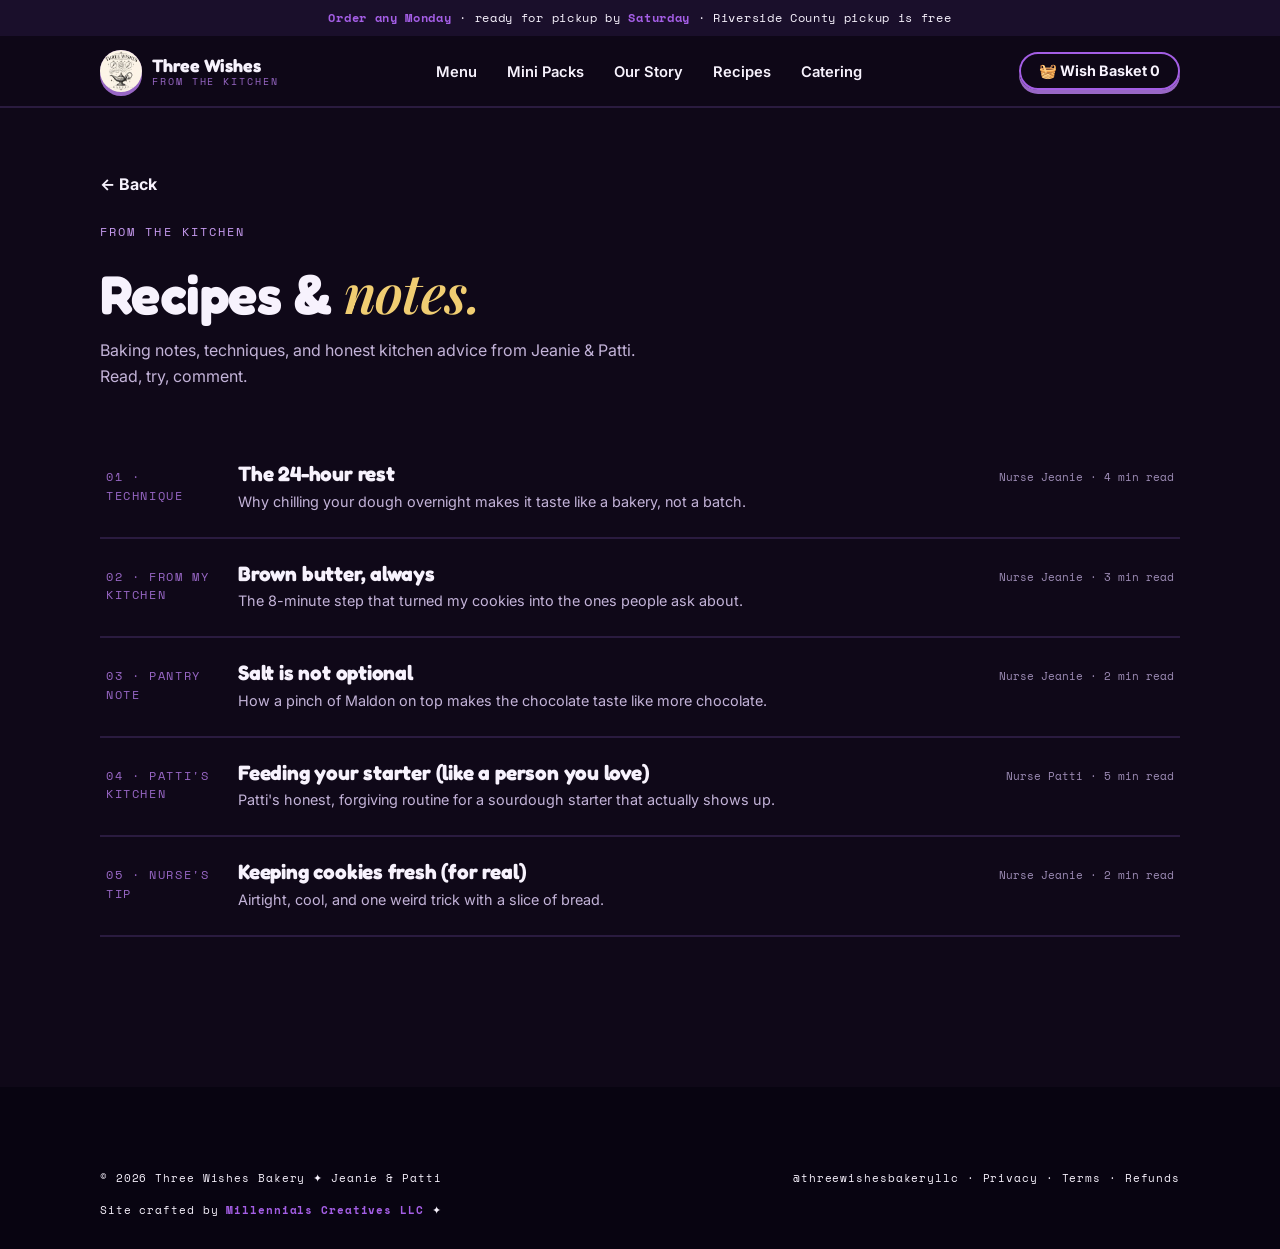
<file: recipes.html>
<!DOCTYPE html>
<html lang="en">
<head>
<meta charset="utf-8">
<meta name="viewport" content="width=device-width, initial-scale=1">
<title>Recipes — Three Wishes Bakery</title>
<meta name="description" content="Baking notes, techniques, and honest kitchen advice from Jeanie & Patti of Three Wishes Bakery.">
<meta property="og:type" content="website">
<meta property="og:site_name" content="Three Wishes Bakery">
<meta property="og:locale" content="en_US">
<meta property="og:title" content="Recipes & Notes — Three Wishes Bakery">
<meta property="og:description" content="Baking notes and honest kitchen advice from Jeanie and Patti.">
<meta property="og:image" content="https://3wishesbakery.com/extra-classic-rack.jpg">
<meta property="og:url" content="https://3wishesbakery.com/recipes.html">
<meta name="twitter:card" content="summary_large_image">
<link rel="canonical" href="https://3wishesbakery.com/recipes.html">
<link rel="icon" href="favicon-32.png" sizes="32x32">
<link rel="icon" href="favicon-16.png" sizes="16x16">
<link rel="apple-touch-icon" href="apple-touch-icon.png">
<link rel="preconnect" href="https://fonts.googleapis.com">
<link rel="preconnect" href="https://fonts.gstatic.com" crossorigin>
<link href="https://fonts.googleapis.com/css2?family=Fredoka:wght@400;500;600;700&family=Playfair+Display:ital,wght@0,600;1,600&family=Space+Mono:wght@400;700&family=Inter:wght@300;400;500;600;700&display=swap" rel="stylesheet">
<link rel="stylesheet" href="styles.css">
<link rel="stylesheet" href="magic.css">
<!-- Plausible: cookieless, no personal data, no cross-site tracking.
     Chosen over Google Analytics deliberately — GA would make the privacy
     policy's "no third-party trackers" claim false and pull the site into
     consent-banner territory. Loads deferred so it never blocks rendering.
     Collects nothing until the 3wishesbakery.com site is created in Plausible. -->
<script defer data-domain="3wishesbakery.com" src="https://plausible.io/js/script.outbound-links.js"></script>
</head>
<body>

<div class="announce"><strong>Order any Monday</strong> · ready for pickup by <strong>Saturday</strong> · Riverside County pickup is free</div>

<header class="site-header">
  <nav class="nav container" aria-label="Main">
    <a class="brand" href="index.html">
      <span class="brand-mark"><img src="logo-mark.jpg" alt="" data-optional onerror="this.style.display='none'" width="128" height="128" fetchpriority="high" decoding="async">✦</span>
      <span class="brand-name">Three Wishes<small>From the kitchen</small></span>
    </a>
    <ul class="nav-links" id="navLinks">
      <li><a href="index.html#menu">Menu</a></li>
      <li><a href="index.html#minis">Mini Packs</a></li>
      <li><a href="story.html">Our Story</a></li>
      <li><a href="recipes.html" aria-current="page">Recipes</a></li>
      <li><a href="catering.html">Catering</a></li>
    </ul>
    <div class="nav-right">
      <button class="cart-btn" onclick="openCart()">🧺 <span class="cart-word">Wish Basket </span><span data-cart-count>0</span></button>
      <button class="nav-toggle" type="button" aria-label="Menu" aria-expanded="false" aria-controls="navLinks" onclick="toggleNav()"><span></span><span></span><span></span></button>
    </div>
  </nav>
</header>

<section class="page-hero container">
  <a href="index.html" style="font-weight:700;text-decoration:none">← Back</a>
  <div style="margin-top:20px">
    <span class="eyebrow">From the kitchen</span>
    <h1>Recipes &amp; <span class="serif-accent">notes.</span></h1>
    <p>Baking notes, techniques, and honest kitchen advice from Jeanie &amp; Patti. Read, try, comment.</p>
  </div>
</section>

<section class="section container" style="padding-top:20px">
  <div class="recipe-list">
    <a class="recipe-item" href="recipe-24-hour-rest.html">
      <span class="num">01 · Technique</span>
      <span><h2 class="recipe-title">The 24-hour rest</h2><p>Why chilling your dough overnight makes it taste like a bakery, not a batch.</p></span>
      <span class="meta">Nurse Jeanie · 4 min read</span>
    </a>
    <a class="recipe-item" href="recipe-brown-butter.html">
      <span class="num">02 · From my kitchen</span>
      <span><h2 class="recipe-title">Brown butter, always</h2><p>The 8-minute step that turned my cookies into the ones people ask about.</p></span>
      <span class="meta">Nurse Jeanie · 3 min read</span>
    </a>
    <a class="recipe-item" href="recipe-salt.html">
      <span class="num">03 · Pantry note</span>
      <span><h2 class="recipe-title">Salt is not optional</h2><p>How a pinch of Maldon on top makes the chocolate taste like more chocolate.</p></span>
      <span class="meta">Nurse Jeanie · 2 min read</span>
    </a>
    <a class="recipe-item" href="recipe-starter.html">
      <span class="num">04 · Patti's kitchen</span>
      <span><h2 class="recipe-title">Feeding your starter (like a person you love)</h2><p>Patti's honest, forgiving routine for a sourdough starter that actually shows up.</p></span>
      <span class="meta">Nurse Patti · 5 min read</span>
    </a>
    <a class="recipe-item" href="recipe-storage.html">
      <span class="num">05 · Nurse's tip</span>
      <span><h2 class="recipe-title">Keeping cookies fresh (for real)</h2><p>Airtight, cool, and one weird trick with a slice of bread.</p></span>
      <span class="meta">Nurse Jeanie · 2 min read</span>
    </a>
  </div>
</section>

<footer class="site-footer">
  <div class="container footer-note" style="margin-top:0;border-top:none">
    <span>© 2026 Three Wishes Bakery ✦ Jeanie &amp; Patti</span>
    <span><a href="https://www.instagram.com/threewishesbakeryllc/" rel="noopener">@threewishesbakeryllc</a> · <a href="privacy.html">Privacy</a> · <a href="terms.html">Terms</a> · <a href="refunds.html">Refunds</a></span>
    <span>Site crafted by <a href="https://millennialscreatives.com" target="_blank" rel="noopener" style="color:var(--rose);font-weight:700">Millennials Creatives LLC</a> ✦</span>
  </div>
</footer>

<!-- CART DRAWER -->
<div class="drawer-backdrop" onclick="closeCart()"></div>
<aside class="drawer" role="dialog" aria-modal="true" aria-label="Wish Basket">
  <div class="drawer-head">
    <p class="drawer-title">Your Wish Basket <span class="basket-count">(<span data-cart-count>0</span>)</span></p>
    <button class="drawer-close" onclick="closeCart()" aria-label="Close Wish Basket">✕</button>
  </div>
  <div class="drawer-items" id="cartItems"></div>
  <div class="drawer-foot">
    <div class="totals"><span>Subtotal</span><span id="cartSubtotal">$0.00</span></div>
    <div class="totals"><span>Shipping</span><span id="cartShipping">—</span></div>
    <div class="totals total"><span>Total</span><span id="cartTotal">$0.00</span></div>
        <label for="fulfillment" style="font-size:.72rem;font-family:var(--font-mono)">Fulfillment</label>
    <select id="fulfillment" style="padding:9px 12px;font-size:.85rem">
      <option>Ship nationwide</option>
      <option>Free pickup — Riverside County (ready Saturday)</option>
      <option>Local delivery — Riverside County (fee by distance)</option>
    </select>
    <button class="checkout-btn" onclick="checkout()">✨ Grant My Wishes</button>
    <p class="note">Order Monday ✦ ready for pickup by Saturday</p>
  </div>
</aside>

<script src="app.js"></script>
<script src="magic.js"></script>
</body>
</html>
</file>
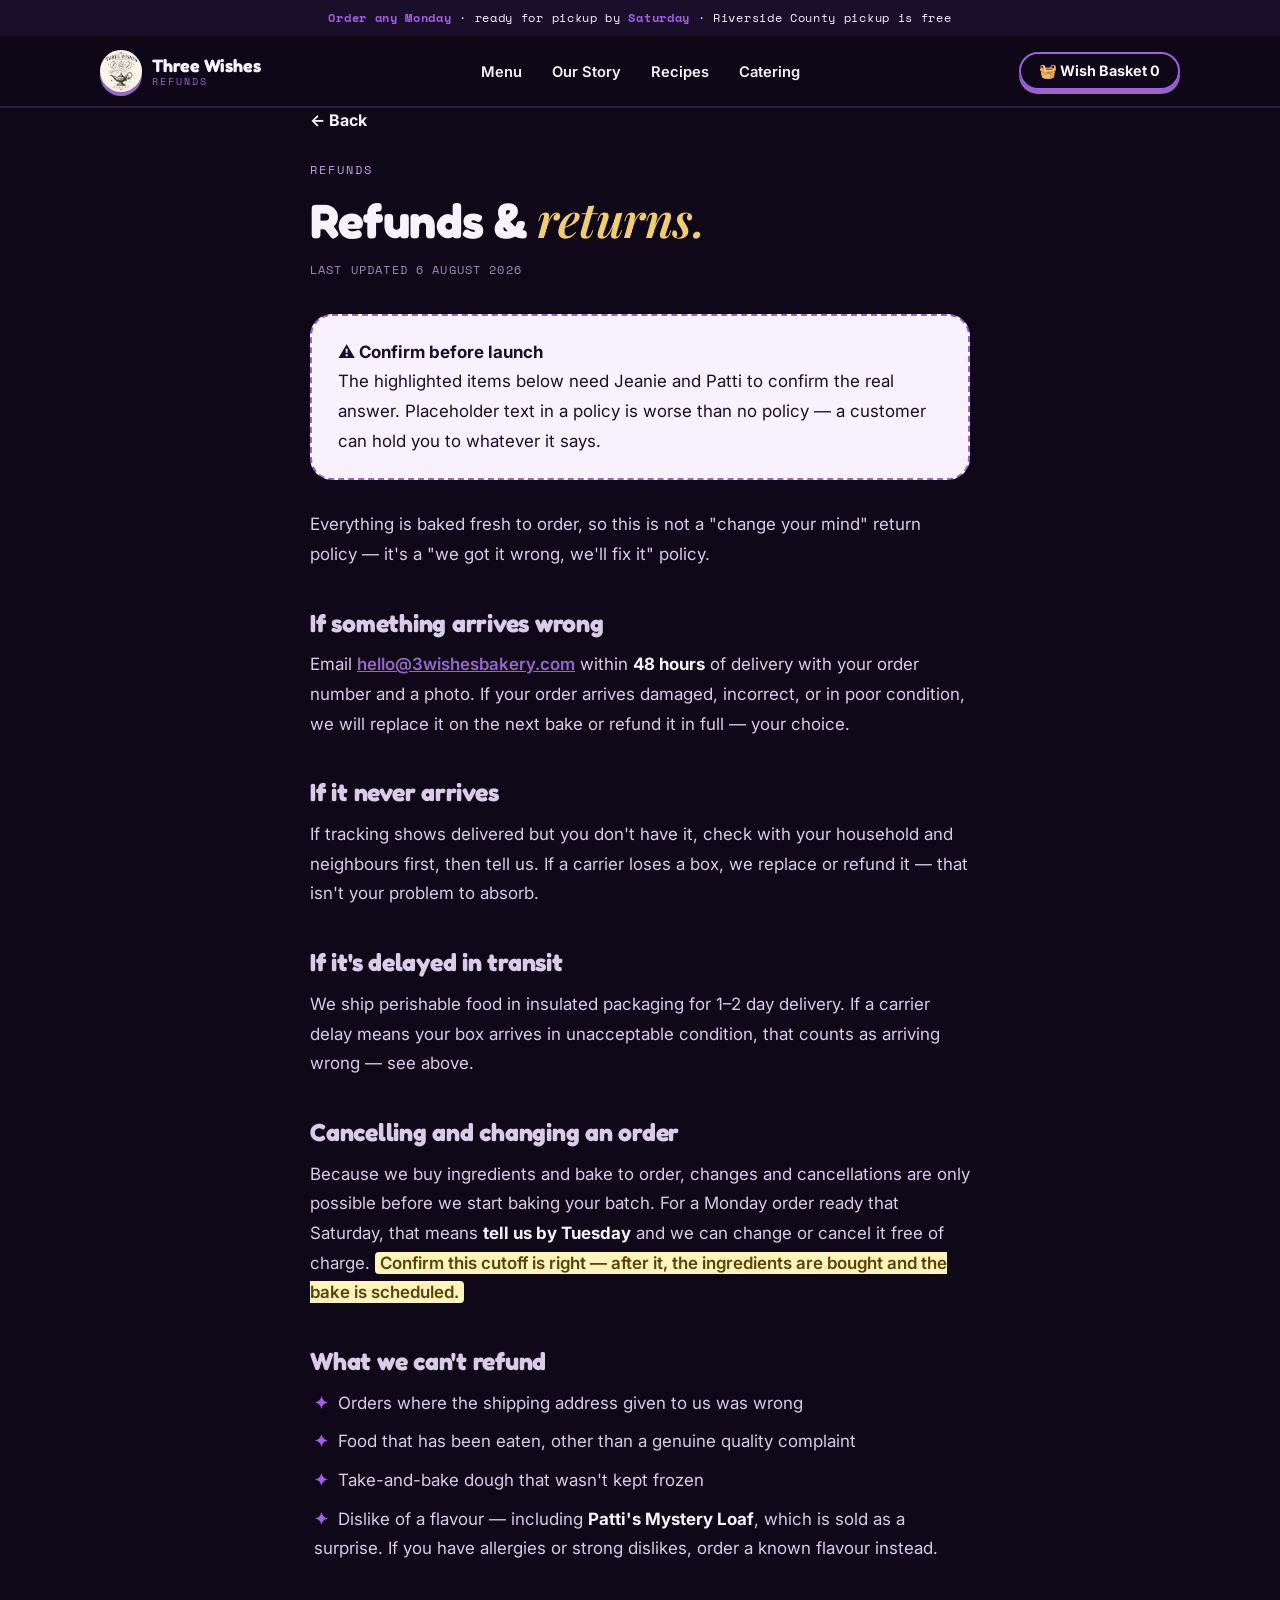
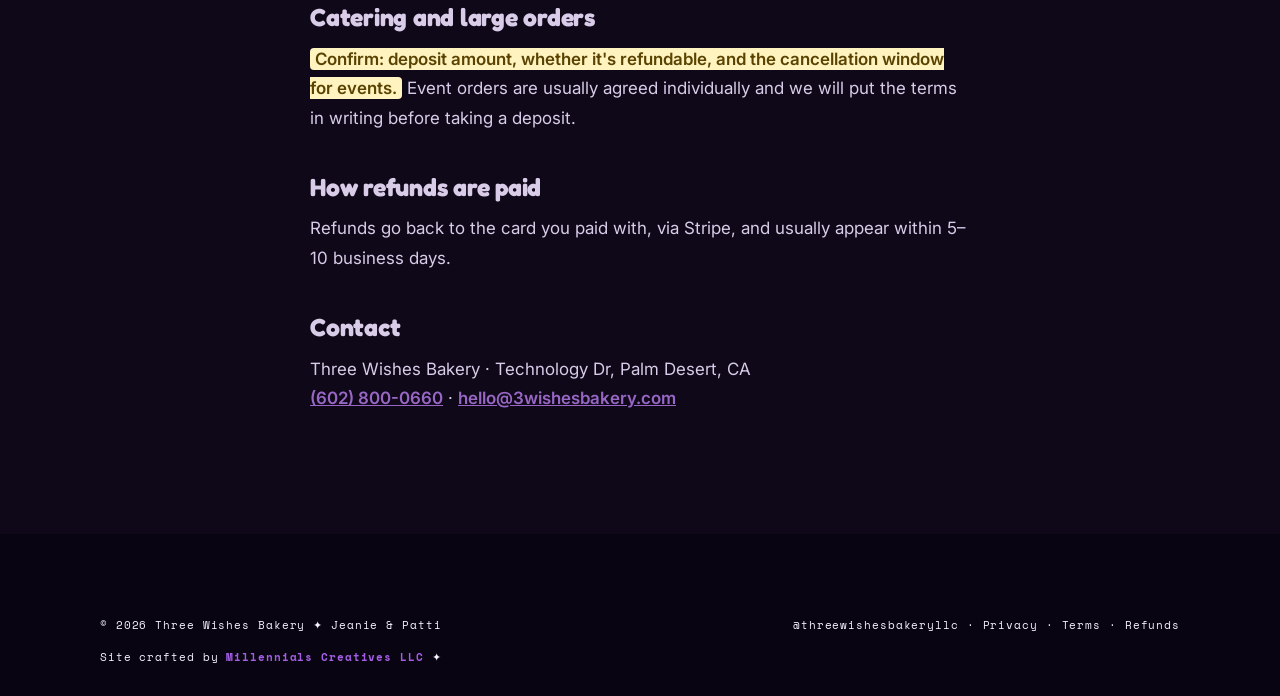
<file: refunds.html>
<!DOCTYPE html>
<html lang="en">
<head>
<meta charset="utf-8">
<meta name="viewport" content="width=device-width, initial-scale=1">
<title>Refunds & Returns — Three Wishes Bakery</title>
<meta name="description" content="If an order arrives wrong, damaged, or never turns up — here's what we do about it.">
<link rel="canonical" href="https://3wishesbakery.com/refunds.html">
<meta property="og:type" content="website">
<meta property="og:site_name" content="Three Wishes Bakery">
<meta property="og:locale" content="en_US">
<meta property="og:title" content="Refunds & Returns — Three Wishes Bakery">
<meta property="og:description" content="If an order arrives wrong, damaged, or never turns up.">
<meta property="og:image" content="https://3wishesbakery.com/cookie-hero.jpg">
<meta property="og:url" content="https://3wishesbakery.com/refunds.html">
<meta name="twitter:card" content="summary_large_image">
<link rel="icon" href="favicon-32.png" sizes="32x32">
<link rel="icon" href="favicon-16.png" sizes="16x16">
<link rel="apple-touch-icon" href="apple-touch-icon.png">
<link rel="preconnect" href="https://fonts.googleapis.com">
<link rel="preconnect" href="https://fonts.gstatic.com" crossorigin>
<link href="https://fonts.googleapis.com/css2?family=Fredoka:wght@400;500;600;700&family=Playfair+Display:ital,wght@0,600;1,600&family=Space+Mono:wght@400;700&family=Inter:wght@300;400;500;600;700&display=swap" rel="stylesheet">
<link rel="stylesheet" href="styles.css">
<link rel="stylesheet" href="magic.css">
<!-- Plausible: cookieless, no personal data, no cross-site tracking.
     Chosen over Google Analytics deliberately — GA would make the privacy
     policy's "no third-party trackers" claim false and pull the site into
     consent-banner territory. Loads deferred so it never blocks rendering.
     Collects nothing until the 3wishesbakery.com site is created in Plausible. -->
<script defer data-domain="3wishesbakery.com" src="https://plausible.io/js/script.outbound-links.js"></script>
</head>
<body>

<div class="announce"><strong>Order any Monday</strong> · ready for pickup by <strong>Saturday</strong> · Riverside County pickup is free</div>

<header class="site-header">
  <nav class="nav container" aria-label="Main">
    <a class="brand" href="index.html">
      <span class="brand-mark"><img src="logo-mark.jpg" alt="" data-optional onerror="this.style.display='none'" width="128" height="128" fetchpriority="high" decoding="async">✦</span>
      <span class="brand-name">Three Wishes<small>Refunds</small></span>
    </a>
    <ul class="nav-links" id="navLinks">
      <li><a href="index.html#menu">Menu</a></li>
      <li><a href="story.html">Our Story</a></li>
      <li><a href="recipes.html">Recipes</a></li>
      <li><a href="catering.html">Catering</a></li>
    </ul>
    <div class="nav-right">
      <button class="cart-btn" onclick="openCart()">🧺 <span class="cart-word">Wish Basket </span><span data-cart-count>0</span></button>
      <button class="nav-toggle" type="button" aria-label="Menu" aria-expanded="false" aria-controls="navLinks" onclick="toggleNav()"><span></span><span></span><span></span></button>
    </div>
  </nav>
</header>

<article class="section container article">
  <a href="index.html" style="font-weight:700;text-decoration:none">← Back</a>
  <div style="margin-top:22px">
    <span class="eyebrow">Refunds</span>
    <h1 style="font-size:clamp(2rem,4.6vw,3rem)">Refunds &amp; <span class="serif-accent">returns.</span></h1>
    <div class="article-meta"><span>Last updated 6 August 2026</span></div>
  </div>
  <div class="article-body">
<div class="note-box"><p><strong>⚠ Confirm before launch</strong></p><p>The highlighted items below need Jeanie and Patti to confirm the real answer. Placeholder text in a policy is worse than no policy — a customer can hold you to whatever it says.</p></div>
<p>Everything is baked fresh to order, so this is not a "change your mind" return policy — it's a "we got it wrong, we'll fix it" policy.</p>

<h2>If something arrives wrong</h2>
<p>Email <a href="mailto:hello@3wishesbakery.com">hello@3wishesbakery.com</a> within <strong>48 hours</strong> of delivery with your order number and a photo. If your order arrives damaged, incorrect, or in poor condition, we will replace it on the next bake or refund it in full — your choice.</p>

<h2>If it never arrives</h2>
<p>If tracking shows delivered but you don't have it, check with your household and neighbours first, then tell us. If a carrier loses a box, we replace or refund it — that isn't your problem to absorb.</p>

<h2>If it's delayed in transit</h2>
<p>We ship perishable food in insulated packaging for 1–2 day delivery. If a carrier delay means your box arrives in unacceptable condition, that counts as arriving wrong — see above.</p>

<h2>Cancelling and changing an order</h2>
<p>Because we buy ingredients and bake to order, changes and cancellations are only possible before we start baking your batch. For a Monday order ready that Saturday, that means <strong>tell us by Tuesday</strong> and we can change or cancel it free of charge. <mark>Confirm this cutoff is right — after it, the ingredients are bought and the bake is scheduled.</mark></p>

<h2>What we can't refund</h2>
<ul>
<li>Orders where the shipping address given to us was wrong</li>
<li>Food that has been eaten, other than a genuine quality complaint</li>
<li>Take-and-bake dough that wasn't kept frozen</li>
<li>Dislike of a flavour — including <strong>Patti's Mystery Loaf</strong>, which is sold as a surprise. If you have allergies or strong dislikes, order a known flavour instead.</li>
</ul>

<h2>Catering and large orders</h2>
<p><mark>Confirm: deposit amount, whether it's refundable, and the cancellation window for events.</mark> Event orders are usually agreed individually and we will put the terms in writing before taking a deposit.</p>

<h2>How refunds are paid</h2>
<p>Refunds go back to the card you paid with, via Stripe, and usually appear within 5–10 business days.</p>

<h2>Contact</h2>
<p>Three Wishes Bakery · Technology Dr, Palm Desert, CA<br>
<a href="tel:+16028000660">(602) 800-0660</a> · <a href="mailto:hello@3wishesbakery.com">hello@3wishesbakery.com</a></p>

  </div>
</article>

<footer class="site-footer">
  <div class="container footer-note" style="margin-top:0;border-top:none">
    <span>© 2026 Three Wishes Bakery ✦ Jeanie &amp; Patti</span>
    <span><a href="https://www.instagram.com/threewishesbakeryllc/" rel="noopener">@threewishesbakeryllc</a> · <a href="privacy.html">Privacy</a> · <a href="terms.html">Terms</a> · <a href="refunds.html">Refunds</a></span>
    <span>Site crafted by <a href="https://millennialscreatives.com" target="_blank" rel="noopener" style="color:var(--rose);font-weight:700">Millennials Creatives LLC</a> ✦</span>
  </div>
</footer>

<div class="drawer-backdrop" onclick="closeCart()"></div>
<aside class="drawer" role="dialog" aria-modal="true" aria-label="Wish Basket">
  <div class="drawer-head">
    <p class="drawer-title">Your Wish Basket <span class="basket-count">(<span data-cart-count>0</span>)</span></p>
    <button class="drawer-close" onclick="closeCart()" aria-label="Close Wish Basket">✕</button>
  </div>
  <div class="drawer-items" id="cartItems"></div>
  <div class="drawer-foot">
    <div class="totals"><span>Subtotal</span><span id="cartSubtotal">$0.00</span></div>
    <div class="totals"><span>Shipping</span><span id="cartShipping">—</span></div>
    <div class="totals total"><span>Total</span><span id="cartTotal">$0.00</span></div>
    <label for="fulfillment" style="font-size:.72rem;font-family:var(--font-mono)">Fulfillment</label>
    <select id="fulfillment" style="padding:9px 12px;font-size:.85rem">
      <option>Ship nationwide</option>
      <option>Free pickup — Riverside County (ready Saturday)</option>
      <option>Local delivery — Riverside County (fee by distance)</option>
    </select>
    <button class="checkout-btn" onclick="checkout()">✨ Grant My Wishes</button>
    <p class="note">Order Monday ✦ ready for pickup by Saturday</p>
  </div>
</aside>

<script src="app.js"></script>
<script src="magic.js"></script>
</body>
</html>
</file>
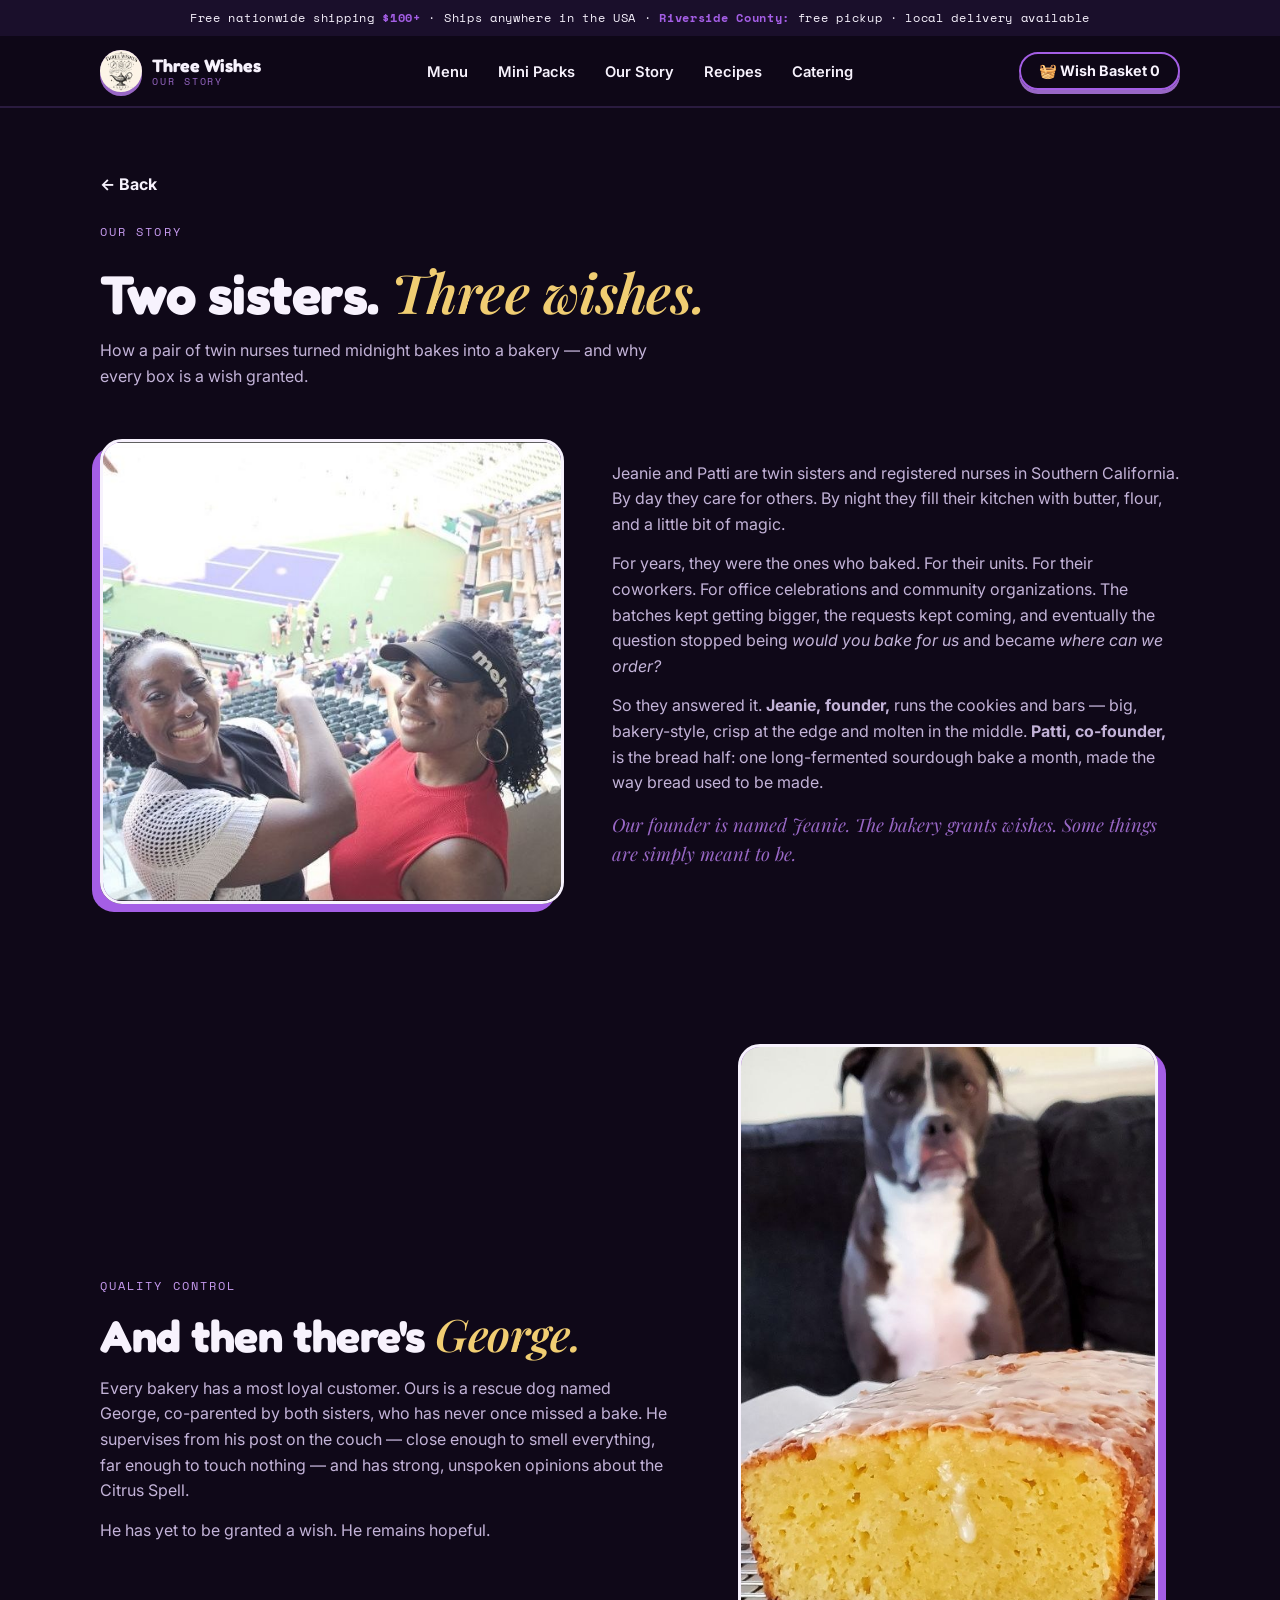
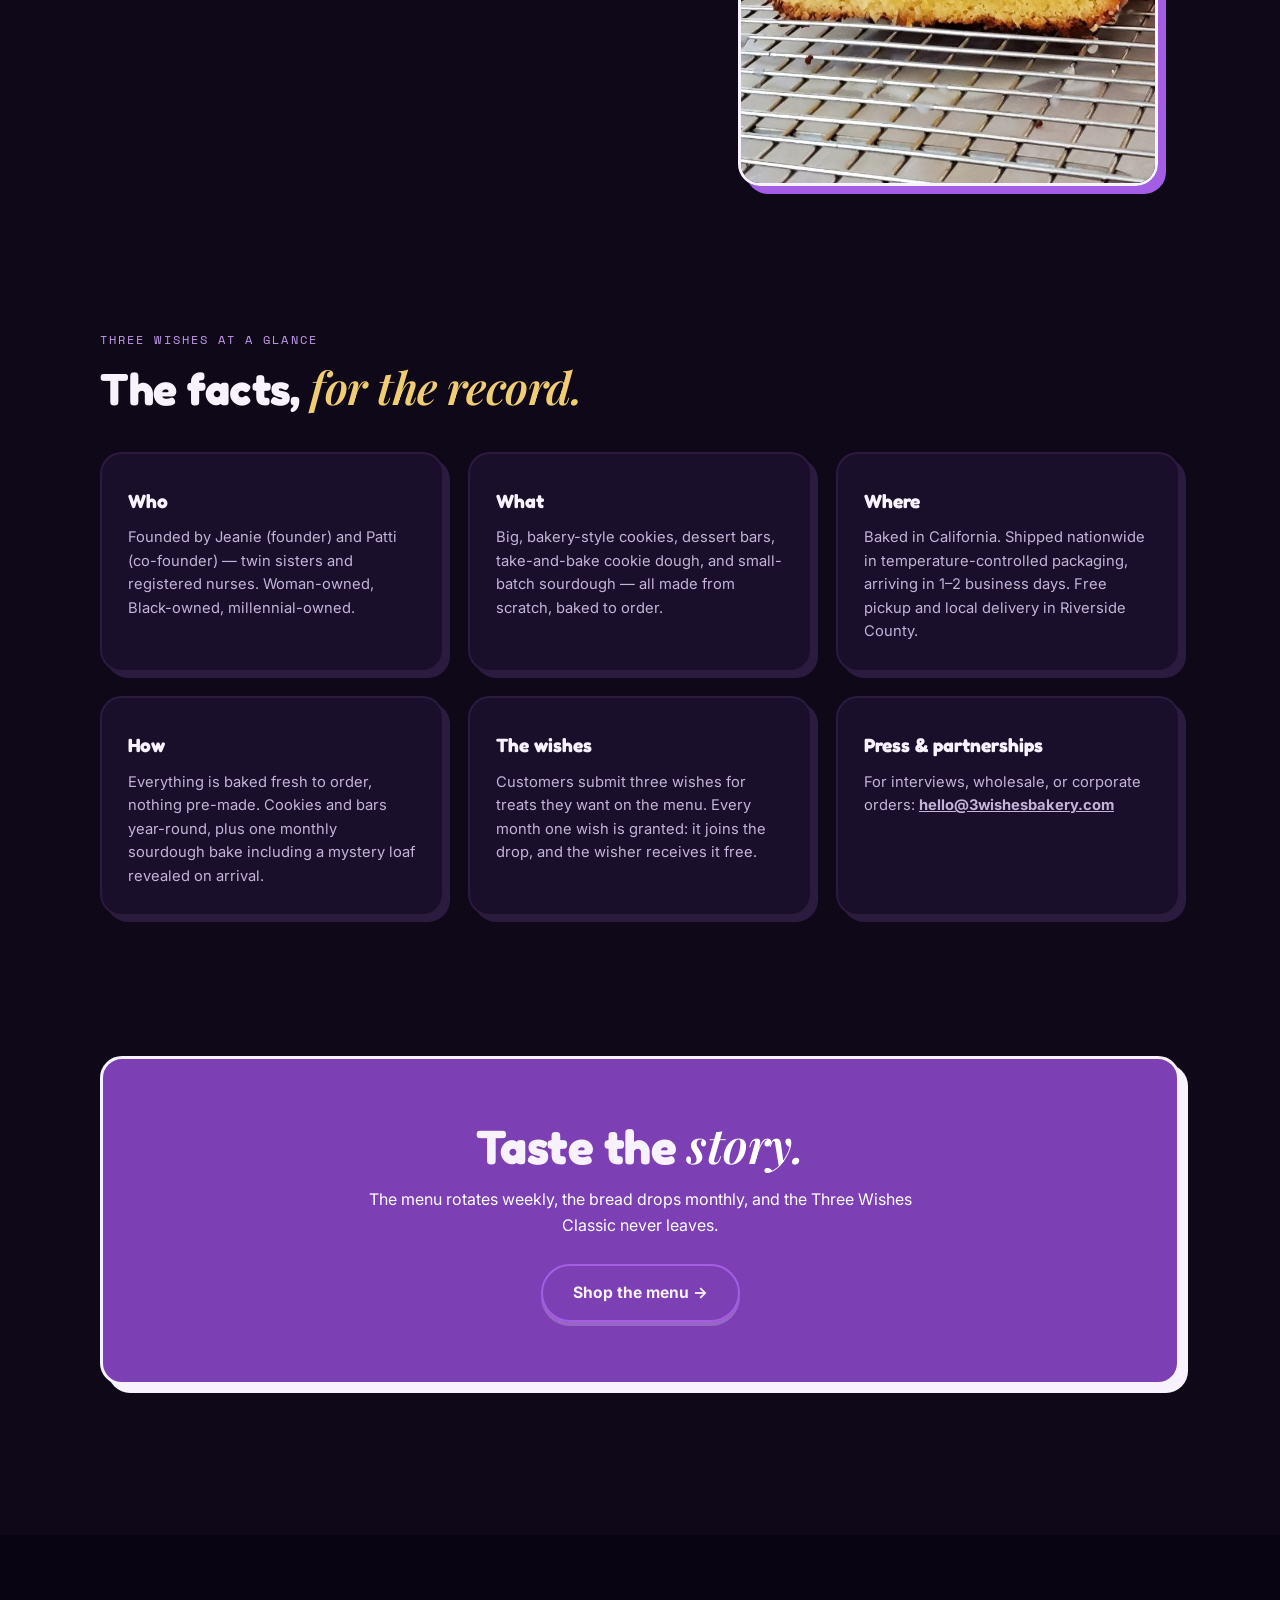
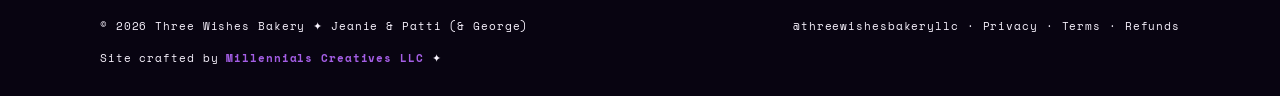
<file: story.html>
<!DOCTYPE html>
<html lang="en">
<head>
<meta charset="utf-8">
<meta name="viewport" content="width=device-width, initial-scale=1">
<title>Our Story | Three Wishes Bakery — Twin Sisters, One Promise</title>
<meta name="description" content="How twin sisters and registered nurses Jeanie and Patti turned midnight bakes into a California bakery — and the rescue dog who supervises.">
<link rel="canonical" href="https://3wishesbakery.com/story">
<meta property="og:type" content="article">
<meta property="og:site_name" content="Three Wishes Bakery">
<meta property="og:locale" content="en_US">
<meta property="og:title" content="Two sisters. Three wishes. | Three Wishes Bakery">
<meta property="og:description" content="Twin sisters. Registered nurses. A bakery named after its founder, Jeanie — and a rescue dog named George who supervises from the couch.">
<meta name="twitter:card" content="summary_large_image">
<meta property="og:image" content="https://3wishesbakery.com/sisters.jpg">
<meta property="og:url" content="https://3wishesbakery.com/story">
<link rel="icon" href="favicon-32.png" sizes="32x32">
<link rel="icon" href="favicon-16.png" sizes="16x16">
<link rel="apple-touch-icon" href="apple-touch-icon.png">
<link rel="preconnect" href="https://fonts.googleapis.com">
<link rel="preconnect" href="https://fonts.gstatic.com" crossorigin>
<link href="https://fonts.googleapis.com/css2?family=Fredoka:wght@400;500;600;700&family=Playfair+Display:ital,wght@0,600;1,600&family=Space+Mono:wght@400;700&family=Inter:wght@300;400;500;600;700&display=swap" rel="stylesheet">
<link rel="stylesheet" href="styles.css">
<link rel="stylesheet" href="magic.css">
<!-- Plausible: cookieless, no personal data, no cross-site tracking.
     Chosen over Google Analytics deliberately — GA would make the privacy
     policy's "no third-party trackers" claim false and pull the site into
     consent-banner territory. Loads deferred so it never blocks rendering.
     Collects nothing until the 3wishesbakery.com site is created in Plausible. -->
<script defer data-domain="3wishesbakery.com" src="https://plausible.io/js/script.outbound-links.js"></script>
</head>
<body>

<div class="announce">Free nationwide shipping <strong>$100+</strong> · Ships anywhere in the USA · <strong>Riverside County:</strong> free pickup · local delivery available</div>

<header class="site-header">
  <nav class="nav container" aria-label="Main">
    <a class="brand" href="index.html">
      <span class="brand-mark"><img src="logo-mark.jpg" alt="" data-optional onerror="this.style.display='none'" width="128" height="128" fetchpriority="high" decoding="async">✦</span>
      <span class="brand-name">Three Wishes<small>Our story</small></span>
    </a>
    <ul class="nav-links" id="navLinks">
      <li><a href="index.html#menu">Menu</a></li>
      <li><a href="index.html#minis">Mini Packs</a></li>
      <li><a href="story.html" aria-current="page">Our Story</a></li>
      <li><a href="recipes.html">Recipes</a></li>
      <li><a href="catering.html">Catering</a></li>
    </ul>
    <div class="nav-right">
      <button class="cart-btn" onclick="openCart()">🧺 <span class="cart-word">Wish Basket </span><span data-cart-count>0</span></button>
      <button class="nav-toggle" type="button" aria-label="Menu" aria-expanded="false" aria-controls="navLinks" onclick="toggleNav()"><span></span><span></span><span></span></button>
    </div>
  </nav>
</header>

<section class="page-hero container">
  <a href="index.html" style="font-weight:700;text-decoration:none">← Back</a>
  <div style="margin-top:20px">
    <span class="eyebrow">Our story</span>
    <h1>Two sisters. <span class="serif-accent">Three wishes.</span></h1>
    <p>How a pair of twin nurses turned midnight bakes into a bakery — and why every box is a wish granted.</p>
  </div>
</section>

<section class="section container" style="padding-top:20px">
  <div class="sisters">
    <div class="sisters-photo">
      <img src="sisters.jpg" alt="Jeanie and Patti, twin sisters and founders of Three Wishes Bakery" data-optional width="591" height="546" loading="lazy" decoding="async">
    </div>
    <div>
      <p>Jeanie and Patti are twin sisters and registered nurses in Southern California. By day they care for others. By night they fill their kitchen with butter, flour, and a little bit of magic.</p>
      <p style="margin-top:14px">For years, they were the ones who baked. For their units. For their coworkers. For office celebrations and community organizations. The batches kept getting bigger, the requests kept coming, and eventually the question stopped being <em>would you bake for us</em> and became <em>where can we order?</em></p>
      <p style="margin-top:14px">So they answered it. <strong>Jeanie, founder,</strong> runs the cookies and bars — big, bakery-style, crisp at the edge and molten in the middle. <strong>Patti, co-founder,</strong> is the bread half: one long-fermented sourdough bake a month, made the way bread used to be made.</p>
      <p style="margin-top:14px;font-family:var(--font-serif);font-style:italic;font-size:1.15rem;color:var(--rose-deep)">Our founder is named Jeanie. The bakery grants wishes. Some things are simply meant to be.</p>
    </div>
  </div>
</section>

<section class="section container">
  <div class="sisters" style="grid-template-columns:1.1fr .9fr">
    <div>
      <span class="eyebrow">Quality control</span>
      <h2>And then there's <span class="serif-accent">George.</span></h2>
      <p style="margin-top:14px">Every bakery has a most loyal customer. Ours is a rescue dog named George, co-parented by both sisters, who has never once missed a bake. He supervises from his post on the couch — close enough to smell everything, far enough to touch nothing — and has strong, unspoken opinions about the Citrus Spell.</p>
      <p style="margin-top:14px">He has yet to be granted a wish. He remains hopeful.</p>
    </div>
    <div class="sisters-photo george-photo" style="box-shadow:8px 8px 0 0 var(--rose)">
      <img src="george.jpg" alt="George, the rescue dog of Three Wishes Bakery, supervising a bake from the couch" data-optional width="720" height="1280" loading="lazy" decoding="async">
    </div>
  </div>
</section>

<section class="section container">
  <div class="section-head">
    <span class="eyebrow">Three Wishes at a glance</span>
    <h2>The facts, <span class="serif-accent">for the record.</span></h2>
  </div>
  <div class="care-grid">
    <div class="care-card"><h3>Who</h3><p>Founded by Jeanie (founder) and Patti (co-founder) — twin sisters and registered nurses. Woman-owned, Black-owned, millennial-owned.</p></div>
    <div class="care-card"><h3>What</h3><p>Big, bakery-style cookies, dessert bars, take-and-bake cookie dough, and small-batch sourdough — all made from scratch, baked to order.</p></div>
    <div class="care-card"><h3>Where</h3><p>Baked in California. Shipped nationwide in temperature-controlled packaging, arriving in 1–2 business days. Free pickup and local delivery in Riverside County.</p></div>
    <div class="care-card"><h3>How</h3><p>Everything is baked fresh to order, nothing pre-made. Cookies and bars year-round, plus one monthly sourdough bake including a mystery loaf revealed on arrival.</p></div>
    <div class="care-card"><h3>The wishes</h3><p>Customers submit three wishes for treats they want on the menu. Every month one wish is granted: it joins the drop, and the wisher receives it free.</p></div>
    <div class="care-card"><h3>Press &amp; partnerships</h3><p>For interviews, wholesale, or corporate orders: <a href="mailto:hello@3wishesbakery.com" style="font-weight:700">hello@3wishesbakery.com</a></p></div>
  </div>
</section>

<section class="section container">
  <div class="cta">
    <h2>Taste the <span class="serif-accent" style="color:#fff">story.</span></h2>
    <p>The menu rotates weekly, the bread drops monthly, and the Three Wishes Classic never leaves.</p>
    <a class="btn btn-ghost" href="index.html#menu">Shop the menu →</a>
  </div>
</section>

<footer class="site-footer">
  <div class="container footer-note" style="margin-top:0;border-top:none">
    <span>© 2026 Three Wishes Bakery ✦ Jeanie &amp; Patti (&amp; George)</span>
    <span><a href="https://www.instagram.com/threewishesbakeryllc/" rel="noopener">@threewishesbakeryllc</a> · <a href="privacy.html">Privacy</a> · <a href="terms.html">Terms</a> · <a href="refunds.html">Refunds</a></span>
    <span>Site crafted by <a href="https://millennialscreatives.com" target="_blank" rel="noopener" style="color:var(--rose);font-weight:700">Millennials Creatives LLC</a> ✦</span>
  </div>
</footer>

<!-- CART DRAWER -->
<div class="drawer-backdrop" onclick="closeCart()"></div>
<aside class="drawer" role="dialog" aria-modal="true" aria-label="Wish Basket">
  <div class="drawer-head">
    <p class="drawer-title">Your Wish Basket <span class="basket-count">(<span data-cart-count>0</span>)</span></p>
    <button class="drawer-close" onclick="closeCart()" aria-label="Close Wish Basket">✕</button>
  </div>
  <div class="drawer-items" id="cartItems"></div>
  <div class="drawer-foot">
    <div class="totals"><span>Subtotal</span><span id="cartSubtotal">$0.00</span></div>
    <div class="totals"><span>Shipping</span><span id="cartShipping">—</span></div>
    <div class="totals total"><span>Total</span><span id="cartTotal">$0.00</span></div>
    <label for="fulfillment" style="font-size:.72rem;font-family:var(--font-mono)">Fulfillment</label>
    <select id="fulfillment" style="padding:9px 12px;font-size:.85rem">
      <option>Ship nationwide</option>
      <option>Free pickup — Riverside County (ready Saturday)</option>
      <option>Local delivery — Riverside County (fee by distance)</option>
    </select>
    <button class="checkout-btn" onclick="checkout()">✨ Grant My Wishes</button>
    <p class="note">Order Monday ✦ ready for pickup by Saturday</p>
  </div>
</aside>

<script src="app.js"></script>
<script src="magic.js"></script>
</body>
</html>
</file>
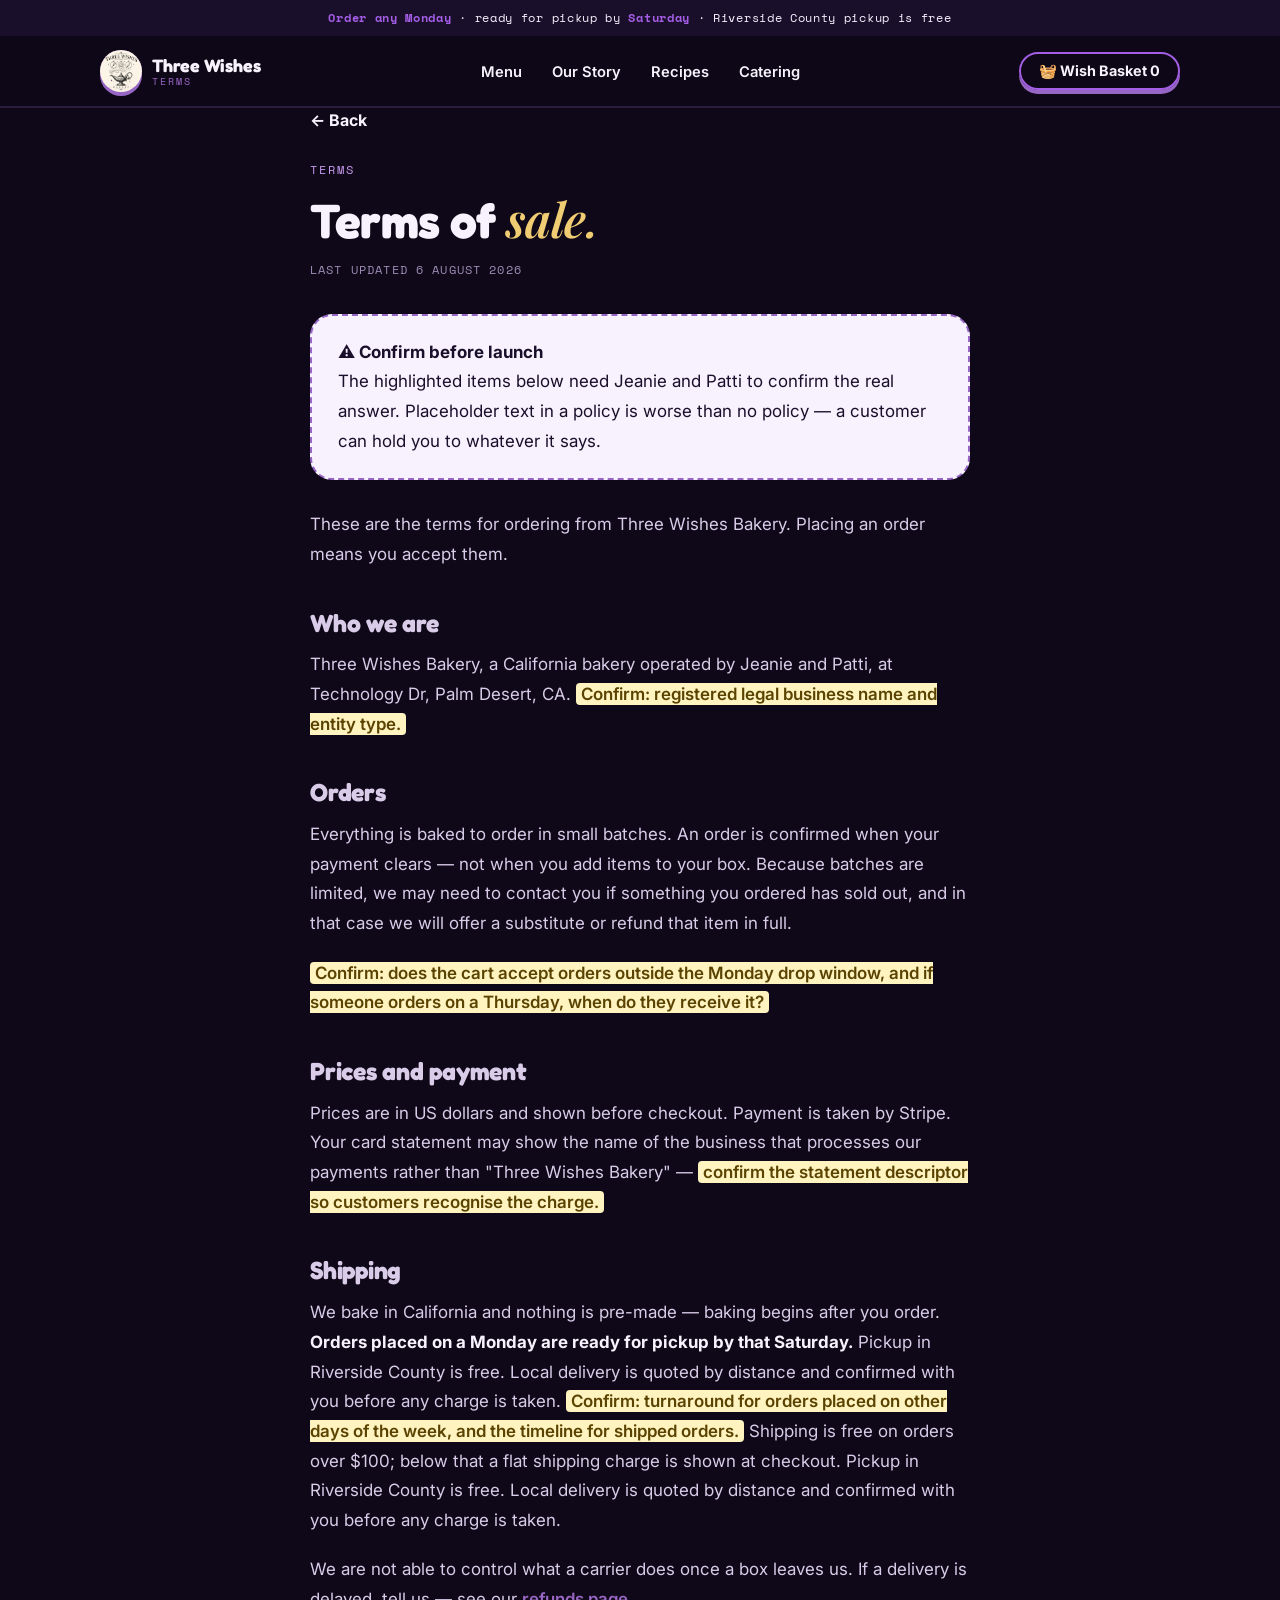
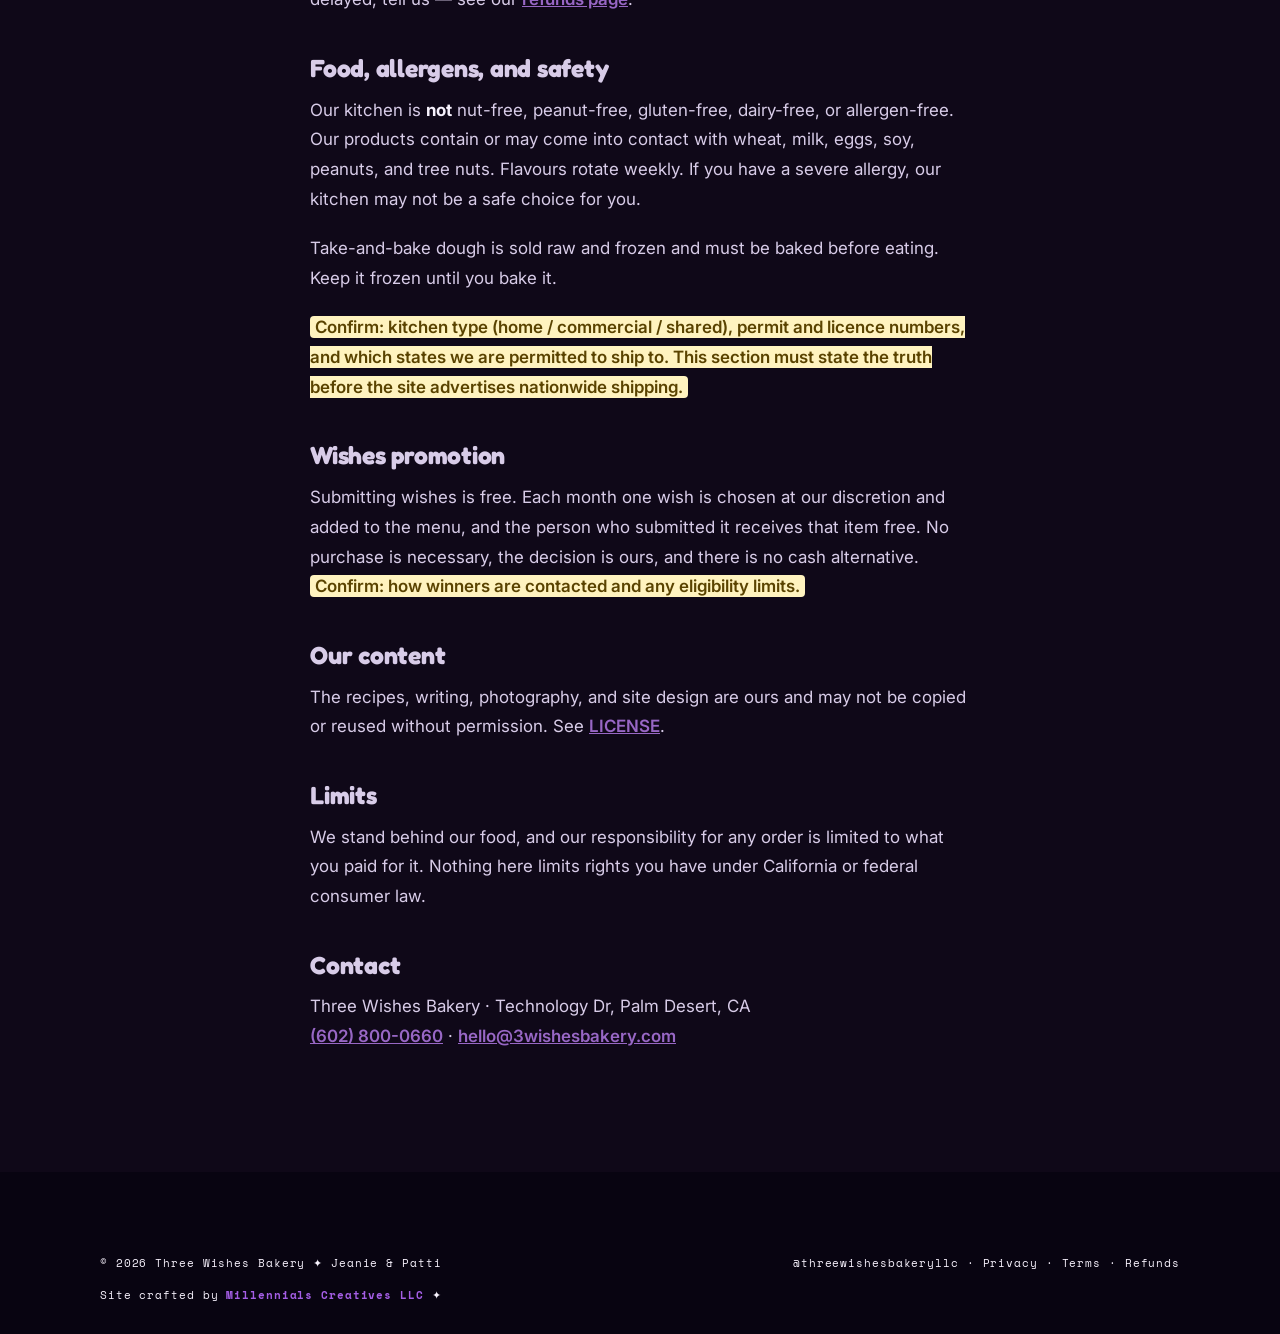
<file: terms.html>
<!DOCTYPE html>
<html lang="en">
<head>
<meta charset="utf-8">
<meta name="viewport" content="width=device-width, initial-scale=1">
<title>Terms of Sale — Three Wishes Bakery</title>
<meta name="description" content="Terms for ordering from Three Wishes Bakery: orders, prices, shipping, allergens.">
<link rel="canonical" href="https://3wishesbakery.com/terms.html">
<meta property="og:type" content="website">
<meta property="og:site_name" content="Three Wishes Bakery">
<meta property="og:locale" content="en_US">
<meta property="og:title" content="Terms of Sale — Three Wishes Bakery">
<meta property="og:description" content="Orders, prices, shipping, and allergens.">
<meta property="og:image" content="https://3wishesbakery.com/cookie-hero.jpg">
<meta property="og:url" content="https://3wishesbakery.com/terms.html">
<meta name="twitter:card" content="summary_large_image">
<link rel="icon" href="favicon-32.png" sizes="32x32">
<link rel="icon" href="favicon-16.png" sizes="16x16">
<link rel="apple-touch-icon" href="apple-touch-icon.png">
<link rel="preconnect" href="https://fonts.googleapis.com">
<link rel="preconnect" href="https://fonts.gstatic.com" crossorigin>
<link href="https://fonts.googleapis.com/css2?family=Fredoka:wght@400;500;600;700&family=Playfair+Display:ital,wght@0,600;1,600&family=Space+Mono:wght@400;700&family=Inter:wght@300;400;500;600;700&display=swap" rel="stylesheet">
<link rel="stylesheet" href="styles.css">
<link rel="stylesheet" href="magic.css">
<!-- Plausible: cookieless, no personal data, no cross-site tracking.
     Chosen over Google Analytics deliberately — GA would make the privacy
     policy's "no third-party trackers" claim false and pull the site into
     consent-banner territory. Loads deferred so it never blocks rendering.
     Collects nothing until the 3wishesbakery.com site is created in Plausible. -->
<script defer data-domain="3wishesbakery.com" src="https://plausible.io/js/script.outbound-links.js"></script>
</head>
<body>

<div class="announce"><strong>Order any Monday</strong> · ready for pickup by <strong>Saturday</strong> · Riverside County pickup is free</div>

<header class="site-header">
  <nav class="nav container" aria-label="Main">
    <a class="brand" href="index.html">
      <span class="brand-mark"><img src="logo-mark.jpg" alt="" data-optional onerror="this.style.display='none'" width="128" height="128" fetchpriority="high" decoding="async">✦</span>
      <span class="brand-name">Three Wishes<small>Terms</small></span>
    </a>
    <ul class="nav-links" id="navLinks">
      <li><a href="index.html#menu">Menu</a></li>
      <li><a href="story.html">Our Story</a></li>
      <li><a href="recipes.html">Recipes</a></li>
      <li><a href="catering.html">Catering</a></li>
    </ul>
    <div class="nav-right">
      <button class="cart-btn" onclick="openCart()">🧺 <span class="cart-word">Wish Basket </span><span data-cart-count>0</span></button>
      <button class="nav-toggle" type="button" aria-label="Menu" aria-expanded="false" aria-controls="navLinks" onclick="toggleNav()"><span></span><span></span><span></span></button>
    </div>
  </nav>
</header>

<article class="section container article">
  <a href="index.html" style="font-weight:700;text-decoration:none">← Back</a>
  <div style="margin-top:22px">
    <span class="eyebrow">Terms</span>
    <h1 style="font-size:clamp(2rem,4.6vw,3rem)">Terms of <span class="serif-accent">sale.</span></h1>
    <div class="article-meta"><span>Last updated 6 August 2026</span></div>
  </div>
  <div class="article-body">
<div class="note-box"><p><strong>⚠ Confirm before launch</strong></p><p>The highlighted items below need Jeanie and Patti to confirm the real answer. Placeholder text in a policy is worse than no policy — a customer can hold you to whatever it says.</p></div>
<p>These are the terms for ordering from Three Wishes Bakery. Placing an order means you accept them.</p>

<h2>Who we are</h2>
<p>Three Wishes Bakery, a California bakery operated by Jeanie and Patti, at Technology Dr, Palm Desert, CA. <mark>Confirm: registered legal business name and entity type.</mark></p>

<h2>Orders</h2>
<p>Everything is baked to order in small batches. An order is confirmed when your payment clears — not when you add items to your box. Because batches are limited, we may need to contact you if something you ordered has sold out, and in that case we will offer a substitute or refund that item in full.</p>
<p><mark>Confirm: does the cart accept orders outside the Monday drop window, and if someone orders on a Thursday, when do they receive it?</mark></p>

<h2>Prices and payment</h2>
<p>Prices are in US dollars and shown before checkout. Payment is taken by Stripe. Your card statement may show the name of the business that processes our payments rather than "Three Wishes Bakery" — <mark>confirm the statement descriptor so customers recognise the charge.</mark></p>

<h2>Shipping</h2>
<p>We bake in California and nothing is pre-made — baking begins after you order. <strong>Orders placed on a Monday are ready for pickup by that Saturday.</strong> Pickup in Riverside County is free. Local delivery is quoted by distance and confirmed with you before any charge is taken. <mark>Confirm: turnaround for orders placed on other days of the week, and the timeline for shipped orders.</mark> Shipping is free on orders over $100; below that a flat shipping charge is shown at checkout. Pickup in Riverside County is free. Local delivery is quoted by distance and confirmed with you before any charge is taken.</p>
<p>We are not able to control what a carrier does once a box leaves us. If a delivery is delayed, tell us — see our <a href="refunds.html">refunds page</a>.</p>

<h2>Food, allergens, and safety</h2>
<p>Our kitchen is <strong>not</strong> nut-free, peanut-free, gluten-free, dairy-free, or allergen-free. Our products contain or may come into contact with wheat, milk, eggs, soy, peanuts, and tree nuts. Flavours rotate weekly. If you have a severe allergy, our kitchen may not be a safe choice for you.</p>
<p>Take-and-bake dough is sold raw and frozen and must be baked before eating. Keep it frozen until you bake it.</p>
<p><mark>Confirm: kitchen type (home / commercial / shared), permit and licence numbers, and which states we are permitted to ship to. This section must state the truth before the site advertises nationwide shipping.</mark></p>

<h2>Wishes promotion</h2>
<p>Submitting wishes is free. Each month one wish is chosen at our discretion and added to the menu, and the person who submitted it receives that item free. No purchase is necessary, the decision is ours, and there is no cash alternative. <mark>Confirm: how winners are contacted and any eligibility limits.</mark></p>

<h2>Our content</h2>
<p>The recipes, writing, photography, and site design are ours and may not be copied or reused without permission. See <a href="https://github.com/finessehumxn/threewishesbakery/blob/main/LICENSE" rel="noopener">LICENSE</a>.</p>

<h2>Limits</h2>
<p>We stand behind our food, and our responsibility for any order is limited to what you paid for it. Nothing here limits rights you have under California or federal consumer law.</p>

<h2>Contact</h2>
<p>Three Wishes Bakery · Technology Dr, Palm Desert, CA<br>
<a href="tel:+16028000660">(602) 800-0660</a> · <a href="mailto:hello@3wishesbakery.com">hello@3wishesbakery.com</a></p>

  </div>
</article>

<footer class="site-footer">
  <div class="container footer-note" style="margin-top:0;border-top:none">
    <span>© 2026 Three Wishes Bakery ✦ Jeanie &amp; Patti</span>
    <span><a href="https://www.instagram.com/threewishesbakeryllc/" rel="noopener">@threewishesbakeryllc</a> · <a href="privacy.html">Privacy</a> · <a href="terms.html">Terms</a> · <a href="refunds.html">Refunds</a></span>
    <span>Site crafted by <a href="https://millennialscreatives.com" target="_blank" rel="noopener" style="color:var(--rose);font-weight:700">Millennials Creatives LLC</a> ✦</span>
  </div>
</footer>

<div class="drawer-backdrop" onclick="closeCart()"></div>
<aside class="drawer" role="dialog" aria-modal="true" aria-label="Wish Basket">
  <div class="drawer-head">
    <p class="drawer-title">Your Wish Basket <span class="basket-count">(<span data-cart-count>0</span>)</span></p>
    <button class="drawer-close" onclick="closeCart()" aria-label="Close Wish Basket">✕</button>
  </div>
  <div class="drawer-items" id="cartItems"></div>
  <div class="drawer-foot">
    <div class="totals"><span>Subtotal</span><span id="cartSubtotal">$0.00</span></div>
    <div class="totals"><span>Shipping</span><span id="cartShipping">—</span></div>
    <div class="totals total"><span>Total</span><span id="cartTotal">$0.00</span></div>
    <label for="fulfillment" style="font-size:.72rem;font-family:var(--font-mono)">Fulfillment</label>
    <select id="fulfillment" style="padding:9px 12px;font-size:.85rem">
      <option>Ship nationwide</option>
      <option>Free pickup — Riverside County (ready Saturday)</option>
      <option>Local delivery — Riverside County (fee by distance)</option>
    </select>
    <button class="checkout-btn" onclick="checkout()">✨ Grant My Wishes</button>
    <p class="note">Order Monday ✦ ready for pickup by Saturday</p>
  </div>
</aside>

<script src="app.js"></script>
<script src="magic.js"></script>
</body>
</html>
</file>
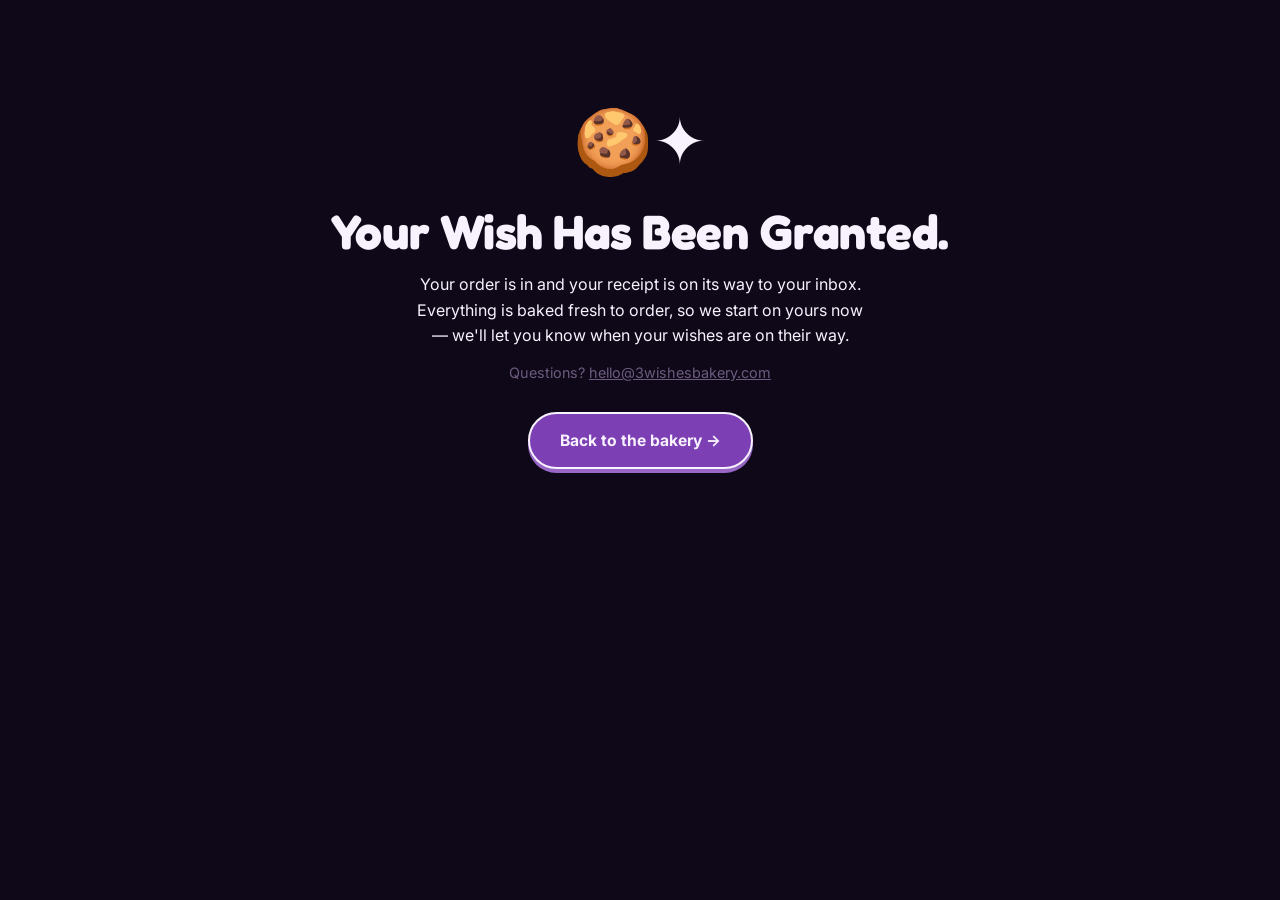
<file: thanks.html>
<!DOCTYPE html>
<html lang="en">
<head>
<meta charset="utf-8"><meta name="viewport" content="width=device-width, initial-scale=1">
<title>✨ Your Wish Has Been Granted ✦ Three Wishes Bakery</title>
<meta name="robots" content="noindex">
<link rel="icon" href="favicon-32.png" sizes="32x32">
<link rel="icon" href="favicon-16.png" sizes="16x16">
<link rel="apple-touch-icon" href="apple-touch-icon.png">
<link href="https://fonts.googleapis.com/css2?family=Fredoka:wght@600;700&family=Inter:wght@400;600&display=swap" rel="stylesheet">
<link rel="stylesheet" href="styles.css">
<link rel="stylesheet" href="magic.css">
<!-- Plausible: cookieless, no personal data, no cross-site tracking.
     Chosen over Google Analytics deliberately — GA would make the privacy
     policy's "no third-party trackers" claim false and pull the site into
     consent-banner territory. Loads deferred so it never blocks rendering.
     Collects nothing until the 3wishesbakery.com site is created in Plausible. -->
<script defer data-domain="3wishesbakery.com" src="https://plausible.io/js/script.outbound-links.js"></script>
</head>
<body>
<section class="section container" style="text-align:center;padding-top:90px">
  <div style="font-size:4rem">🍪✦</div>
  <h1 style="font-family:var(--font-display);font-size:clamp(2rem,5vw,3rem);margin:14px 0">Your Wish Has Been Granted.</h1>
  <p style="max-width:46ch;margin:0 auto 12px">Your order is in and your receipt is on its way to your inbox. Everything is baked fresh to order, so we start on yours now — we'll let you know when your wishes are on their way.</p>
  <p style="margin-bottom:28px;color:#6b5c7e;font-size:.9rem">Questions? <a href="mailto:hello@3wishesbakery.com">hello@3wishesbakery.com</a></p>
  <a class="btn btn-primary" href="index.html">Back to the bakery →</a>
</section>
<script>try{localStorage.removeItem("tw_cart")}catch(e){}</script>
<script src="magic.js"></script>
<script>
/* the order landed — celebrate with a full genie burst */
window.addEventListener("load", () => {
  if (!window.TWMagic) return;
  const x = innerWidth / 2, y = innerHeight * 0.34;
  window.TWMagic.poof(x, y, { count: 22, rise: 280, spread: 220, sparks: 20 });
  setTimeout(() => window.TWMagic.poof(x - 120, y + 40, { count: 12, rise: 200 }), 260);
  setTimeout(() => window.TWMagic.poof(x + 120, y + 40, { count: 12, rise: 200 }), 420);
});
</script>
</body>
</html>
</file>
<file: styles.css>
/* ============================================================
   Three Wishes Bakery — brand stylesheet
   Iris/amethyst palette:
   amethyst #a45ee5 · iris #9867c5 · deep #6b3f9e
   lavender page #faf6fe · surface #ebdcfa · aubergine-black #1c1030
   ============================================================ */
:root{
  /* ============================================================
     PALETTE — taken directly from the Lovable build's tokens
     (src/styles.css), so this matches the design that was approved
     there rather than an approximation of it.

       --midnight #0f0818   page background   (it is a DARK site)
       --cream    #f7f2fd   body text / light surfaces
       --rose     #a45ee5   amethyst accent
       --rose-deep#9867c5   iris
       --dough    #ece0f8   soft surface
       --gold     oklch(0.72 0.11 75) ≈ #c9962f

     Variable names are kept so the existing rules keep working.
     ============================================================ */
  --midnight:#0f0818;
  --iris:#9867c5;
  --amethyst:#a45ee5;
  --gold:#c9962f;
  --gold-bright:#e8b84b;

  --rose:#a45ee5;
  --rose-deep:#9867c5;
  --cream:#f7f2fd;       /* light — as the name says. Text and light surfaces. */
  --ink:#f7f2fd;         /* alias, same value */
  --dough:#2a1b3f;       /* dark surface / borders */
  --cocoa:#f7f2fd;       /* "hard edge" colour, now light on dark */
  --surface:#1a0f2b;     /* raised card background */
  --white:#f7f2fd;
  --btn-fill:#7c3fb4;   /* white on #a45ee5 is only 3.59:1 */
  --shadow-pop:0 4px 0 0 var(--iris);
  --radius:22px;
  --font-display:"Fredoka",sans-serif;
  --font-serif:"Playfair Display",serif;
  --font-body:"Inter",sans-serif;
  --font-mono:"Space Mono",monospace;
}
*{box-sizing:border-box;margin:0;padding:0}
html{scroll-behavior:smooth}
@media (prefers-reduced-motion:reduce){
  html{scroll-behavior:auto}
  *,*::before,*::after{animation-duration:.01ms!important;transition-duration:.01ms!important}
}
body{
  /* clip (not hidden) so a stray pixel from a full-bleed carousel can never
     produce a horizontal scrollbar, without creating a scroll container */
  overflow-x:clip;
  font-family:var(--font-body);
  background:var(--midnight);
  color:var(--cream);
  line-height:1.6;
  -webkit-font-smoothing:antialiased;
}
img{max-width:100%;display:block}
a{color:inherit}
button{font-family:inherit;cursor:pointer}
.container{max-width:1120px;margin:0 auto;padding:0 20px}
.eyebrow{
  font-family:var(--font-mono);
  font-size:.72rem;letter-spacing:.18em;text-transform:uppercase;
  /* #d14d6b on cream measured 3.84:1; #6b3f9e clears AA for small text */
  color:#c79bf0;display:inline-block;margin-bottom:14px;   /* amethyst itself is 3.59 on midnight */
}
h1,h2{font-family:var(--font-display);font-weight:700;line-height:1.08;letter-spacing:-.01em}
/* #e8b84b on the midnight page is 3.53:1; #f0cd72 clears AA and keeps the gold */
.serif-accent{font-family:var(--font-serif);font-style:italic;font-weight:600;color:#f0cd72}

/* ---------- announcement bar ---------- */
.announce{
  background:#1a0f2b;color:var(--ink);
  font-family:var(--font-mono);font-size:.72rem;letter-spacing:.06em;
  text-align:center;padding:9px 14px;
}
.announce strong{color:var(--rose)}

/* ---------- header ---------- */
.site-header{
  position:sticky;top:0;z-index:50;
  background:rgba(15,8,24,.9);backdrop-filter:blur(8px);
  border-bottom:2px solid var(--dough);
}
.nav{display:flex;align-items:center;justify-content:space-between;padding:14px 20px;gap:16px;position:relative}
.brand{display:flex;align-items:center;gap:10px;text-decoration:none}
.brand-mark{
  width:42px;height:42px;border-radius:50%;
  /* white on iris is 4.13:1; #6b3f9e clears AA for the fallback glyph */
  background:#6b3f9e;color:#fff;
  display:grid;place-items:center;
  font-family:var(--font-display);font-weight:700;font-size:1rem;
  box-shadow:var(--shadow-pop);
  overflow:hidden;flex:none;
}
.brand-mark img{width:100%;height:100%;object-fit:cover}
.brand-name{font-family:var(--font-display);font-weight:700;font-size:1.12rem;line-height:1.05}
.brand-name small{display:block;font-family:var(--font-mono);font-weight:400;font-size:.6rem;letter-spacing:.2em;text-transform:uppercase;color:var(--rose-deep)}
.nav-links{display:flex;gap:26px;list-style:none;align-items:center}
.nav-links a{
  text-decoration:none;font-weight:600;font-size:.92rem;
  padding:4px 2px;border-bottom:2px solid transparent;
}
.nav-links a:hover,.nav-links a:focus-visible{border-bottom-color:var(--rose)}
.cart-btn{
  border:2px solid var(--amethyst);background:transparent;color:var(--ink);
  border-radius:999px;padding:8px 18px;font-weight:700;font-size:.9rem;
  box-shadow:var(--shadow-pop);transition:transform .15s;
}
.cart-btn:hover{transform:translateY(-2px)}
.nav-right{display:flex;align-items:center;gap:10px}
.nav-toggle{
  display:none;
  /* --cocoa and --white are both light in the dark theme, so the bars were
     invisible against the button and it read as a blank white square. */
  border:2px solid var(--amethyst);background:transparent;
  border-radius:14px;padding:9px 11px;line-height:0;
  box-shadow:var(--shadow-pop);
}
.nav-toggle span{
  display:block;width:20px;height:2px;background:var(--ink);
  border-radius:2px;transition:transform .2s,opacity .2s;
}
.nav-toggle span+span{margin-top:5px}
body.nav-open .nav-toggle span:nth-child(1){transform:translateY(7px) rotate(45deg)}
body.nav-open .nav-toggle span:nth-child(2){opacity:0}
body.nav-open .nav-toggle span:nth-child(3){transform:translateY(-7px) rotate(-45deg)}
:focus-visible{outline:3px solid var(--rose-deep);outline-offset:2px}
@media (max-width:760px){
  .nav-toggle{display:block}
  .nav-links{
    display:none;
    position:absolute;left:0;right:0;top:100%;
    flex-direction:column;align-items:stretch;gap:0;
    background:#160c26;border-bottom:2px solid var(--dough);
    padding:6px 20px 14px;
  }
  body.nav-open .nav-links{display:flex}
  .nav-links a{
    display:block;padding:13px 2px;font-size:1rem;
    border-bottom:1px solid var(--dough);
  }
  .nav-links li:last-child a{border-bottom:none}
  .nav-links a:hover,.nav-links a:focus-visible{border-bottom-color:var(--dough);color:var(--rose-deep)}
  /* keep the whole row inside 360px: shorter labels, tighter gaps */
  .nav{gap:8px}
  .nav-right{gap:8px}
  .cart-btn{padding:8px 12px;font-size:.82rem}
  .cart-btn .cart-word{display:none}
  .brand{gap:8px}
  .brand-mark{width:36px;height:36px}
  .brand-name{font-size:.98rem}
  .brand-name small{font-size:.54rem;letter-spacing:.14em}
}

/* ---------- hero ---------- */
.hero{padding:56px 20px 60px;position:relative;overflow:hidden}
.hero-grid{display:grid;grid-template-columns:1.15fr .85fr;gap:48px;align-items:center}
.hero h1{font-size:clamp(2.6rem,6vw,4.4rem);margin:10px 0 20px}
.hero p.lede{font-size:1.12rem;max-width:44ch;color:#c3b3d8}
.hero-ctas{display:flex;gap:14px;margin-top:30px;flex-wrap:wrap}
.btn{
  display:inline-block;text-decoration:none;font-weight:700;
  border-radius:999px;padding:14px 30px;font-size:.98rem;
  border:2px solid var(--cocoa);transition:transform .15s;
}
.btn:hover{transform:translateY(-2px)}
.btn-primary{background:var(--btn-fill);color:var(--white);box-shadow:var(--shadow-pop)}
/* both --white and --cocoa are light in the dark theme, so this needed
   explicit values rather than inherited ones — it measured 1.00:1. */
.btn-ghost{background:transparent;color:var(--ink);border-color:var(--amethyst);box-shadow:0 4px 0 0 var(--iris)}
.btn-ghost:hover{background:rgba(164,94,229,.16)}
.hero-photo{
  border-radius:var(--radius);aspect-ratio:4/5;overflow:hidden;
  border:3px solid var(--cocoa);box-shadow:8px 8px 0 0 var(--rose);
  background:linear-gradient(135deg,var(--dough),var(--rose) 140%);
  position:relative;
}
.hero-photo img{width:100%;height:100%;object-fit:cover}
.sticker{
  position:absolute;background:var(--surface);border:2px solid var(--dough);
  border-radius:999px;padding:8px 16px;font-family:var(--font-mono);
  font-size:.65rem;letter-spacing:.14em;text-transform:uppercase;font-weight:700;
  box-shadow:var(--shadow-pop);transform:rotate(-6deg);
}
.sticker.tr{top:18px;right:-8px;transform:rotate(6deg)}
.sticker.bl{bottom:22px;left:-8px}
@media (max-width:860px){.hero-grid{grid-template-columns:1fr}.hero-photo{aspect-ratio:4/3}}

/* ---------- marquee ---------- */
.marquee{
  background:#1a0f2b;color:var(--ink);overflow:hidden;
  padding:13px 0;border-top:3px solid var(--rose);border-bottom:3px solid var(--rose);
}
.marquee-track{display:flex;gap:2.4em;white-space:nowrap;animation:scroll 30s linear infinite;font-family:var(--font-mono);font-size:.78rem;letter-spacing:.14em;text-transform:uppercase}
.marquee-track span::after{content:" ✦";color:var(--rose)}
@keyframes scroll{to{transform:translateX(-50%)}}

/* ---------- badges ---------- */
.badges{padding:44px 20px;text-align:center}
.badges h2{font-size:1.3rem;margin-bottom:18px}
.badge-row{display:flex;flex-wrap:wrap;gap:10px;justify-content:center}
.badge{
  background:var(--surface);border:2px solid var(--dough);border-radius:999px;
  padding:8px 18px;font-weight:700;font-size:.82rem;box-shadow:var(--shadow-pop);
}

/* ---------- sections & product grid ---------- */
.section{padding:70px 20px}
.section-head{max-width:60ch;margin-bottom:38px}
.section-head h2{font-size:clamp(1.9rem,4vw,2.8rem)}
.section-head p{margin-top:10px;color:#c3b3d8}
.grid{display:grid;grid-template-columns:repeat(auto-fill,minmax(300px,1fr));gap:26px}
.card{
  background:var(--surface);border:2px solid var(--dough);border-radius:var(--radius);
  overflow:hidden;display:flex;flex-direction:column;
  transition:transform .18s;box-shadow:6px 6px 0 0 var(--dough);
}
.card:hover{transform:translateY(-4px)}
.card-photo{aspect-ratio:4/3;background:linear-gradient(135deg,var(--dough),var(--rose) 160%);position:relative;overflow:hidden}
.card-photo img{width:100%;height:100%;object-fit:cover;transition:transform .5s}
.card:hover .card-photo img{transform:scale(1.06)}
.tag{
  position:absolute;left:14px;top:14px;
  /* 2.30:1 at 9.9px originally; rose-deep only reached 4.21 . */
  background:#7c3fb4;color:#fff;
  border-radius:999px;padding:5px 13px;font-size:.62rem;font-weight:700;
  text-transform:uppercase;letter-spacing:.12em;box-shadow:0 3px 0 0 #4b2872;
}
.price-chip{
  position:absolute;right:14px;top:14px;background:var(--surface);border:2px solid var(--dough);
  border-radius:999px;padding:5px 12px;font-family:var(--font-mono);font-size:.7rem;font-weight:700;
}
.card-body{padding:20px 20px 22px;display:flex;flex-direction:column;gap:10px;flex:1}
.card-body h3{color:var(--ink);font-family:var(--font-display);font-size:1.25rem}
.card-body p{font-size:.92rem;color:#c3b3d8;flex:1}
.size-row{display:flex;gap:8px;flex-wrap:wrap}
.size-btn{
  border:2px solid var(--iris);background:transparent;color:var(--cream);border-radius:999px;
  padding:5px 13px;font-size:.75rem;font-weight:700;font-family:var(--font-mono);
}
.size-btn[aria-pressed="true"]{background:var(--ink);color:var(--midnight);border-color:var(--ink)}
.add-btn{
  margin-top:4px;border:2px solid var(--cocoa);background:var(--btn-fill);color:var(--white);
  border-radius:999px;padding:11px;font-weight:700;font-size:.92rem;box-shadow:var(--shadow-pop);
  transition:transform .15s;
}
.add-btn:hover{transform:translateY(-2px)}

/* ---------- minis banner ---------- */
.minis{
  background:linear-gradient(150deg,#231239,#0f0818);color:var(--ink);border-radius:var(--radius);
  padding:54px 44px;display:grid;grid-template-columns:1.2fr .8fr;gap:36px;align-items:center;
  border:3px solid var(--rose);
}
.minis h2{font-size:clamp(1.8rem,3.6vw,2.6rem);color:var(--white)}
.minis .serif-accent{color:#f0cd72}
.minis ul{list-style:none;margin-top:18px;display:grid;gap:8px;font-family:var(--font-mono);font-size:.8rem;letter-spacing:.08em;text-transform:uppercase}
.minis ul li::before{content:"✦ ";color:var(--rose)}
@media (max-width:820px){.minis{grid-template-columns:1fr}}

/* ---------- sisters ---------- */
.sisters{display:grid;grid-template-columns:.9fr 1.1fr;gap:48px;align-items:center}
.sisters-photo{
  border-radius:var(--radius);aspect-ratio:1;overflow:hidden;border:3px solid var(--cocoa);
  box-shadow:-8px 8px 0 0 var(--rose);background:linear-gradient(135deg,var(--rose),var(--dough));
}
.sisters-photo img{width:100%;height:100%;object-fit:cover}
.sisters h2{font-size:clamp(1.9rem,4vw,2.8rem);margin-bottom:16px}
.sisters p{margin-bottom:14px;color:#c3b3d8}
@media (max-width:820px){.sisters{grid-template-columns:1fr}}

/* ---------- care ---------- */
.care-grid{display:grid;grid-template-columns:repeat(auto-fit,minmax(270px,1fr));gap:24px}
.care-card{background:var(--surface);border:2px solid var(--dough);border-radius:var(--radius);padding:26px;box-shadow:6px 6px 0 0 var(--dough)}
.care-card h3{font-family:var(--font-display);font-size:1.2rem;margin:6px 0 10px}
.care-card p{font-size:.92rem;color:#c3b3d8}

/* ---------- recipes ---------- */
.recipe-list{display:grid;gap:0}
.recipe-item{
  display:grid;grid-template-columns:110px 1fr auto;gap:22px;align-items:baseline;
  padding:24px 6px;border-bottom:2px solid var(--dough);text-decoration:none;
}
.recipe-item:hover h3{color:var(--rose-deep)}
.recipe-item .num{font-family:var(--font-mono);font-size:.72rem;letter-spacing:.14em;text-transform:uppercase;color:var(--rose-deep)}
.recipe-item h3{font-family:var(--font-display);font-size:1.3rem}
.recipe-item p{font-size:.9rem;color:#c3b3d8;margin-top:4px}
.recipe-item .meta{font-family:var(--font-mono);font-size:.7rem;color:#9d8cb5;white-space:nowrap}
@media (max-width:640px){.recipe-item{grid-template-columns:1fr}.recipe-item .meta{white-space:normal}}

/* ---------- CTA ---------- */
.cta{
  background:var(--btn-fill);border:3px solid var(--cocoa);border-radius:var(--radius);
  padding:60px 40px;text-align:center;color:var(--white);box-shadow:8px 8px 0 0 var(--cocoa);
}
.cta h2{font-size:clamp(2rem,4.4vw,3rem);color:var(--white)}
.cta p{max-width:56ch;margin:14px auto 26px;color:#fff}

/* ---------- footer ---------- */
.site-footer{background:#080411;color:var(--ink);margin-top:80px;padding:60px 0 30px}
.footer-grid{display:grid;grid-template-columns:1.4fr 1fr 1fr;gap:40px}
.site-footer h4{font-family:var(--font-display);margin-bottom:14px;color:var(--rose)}
.site-footer ul{list-style:none;display:grid;gap:8px}
.site-footer a{color:var(--cream);text-decoration:none}
.site-footer a:hover{color:var(--rose)}
.footer-note{margin-top:44px;padding-top:22px;border-top:1px solid #3a2b52;font-family:var(--font-mono);font-size:.7rem;letter-spacing:.08em;display:flex;justify-content:space-between;gap:14px;flex-wrap:wrap}
@media (max-width:760px){.footer-grid{grid-template-columns:1fr}}

/* ---------- cart drawer ---------- */
.drawer-backdrop{position:fixed;inset:0;background:rgba(28,16,48,.5);z-index:90;opacity:0;pointer-events:none;transition:opacity .2s}
.drawer{
  position:fixed;top:0;right:0;height:100%;width:min(420px,100%);z-index:100;
  background:#160c26;border-left:3px solid var(--cocoa);
  transform:translateX(102%);display:flex;flex-direction:column;
  /* A closed drawer was still visibility:visible, leaving 3 controls in the
     tab order for keyboard and screen-reader users. It is now genuinely
     inert until opened. */
  /* Delay hiding until the slide-out finishes, but become visible instantly on
     open — otherwise focus() fires while the drawer is still inert and silently
     fails, leaving keyboard users stranded on the page behind it. */
  visibility:hidden;
  transition:transform .25s,visibility 0s linear .25s;
}
body.cart-open .drawer{transform:none;visibility:visible;transition:transform .25s,visibility 0s}
body.cart-open .drawer-backdrop{opacity:1;pointer-events:auto}
.drawer-head{display:flex;justify-content:space-between;align-items:center;padding:20px;border-bottom:2px solid var(--dough)}
.drawer-head h3{font-family:var(--font-display)}
.drawer-close{background:none;border:2px solid var(--amethyst);color:var(--ink);border-radius:999px;width:36px;height:36px;font-weight:700}
.drawer-items{flex:1;overflow-y:auto;padding:20px;display:grid;gap:14px;align-content:start}
.cart-empty{text-align:center;padding:40px 10px;color:#9d8cb5}
.cart-empty .emoji{font-size:2.2rem;display:block;margin-bottom:8px}
.cart-line{background:var(--surface);border:2px solid var(--dough);border-radius:14px;padding:12px 14px;display:grid;grid-template-columns:1fr auto;gap:6px}
.cart-line strong{font-family:var(--font-display);font-size:.95rem}
.cart-line .sub{font-family:var(--font-mono);font-size:.68rem;color:#9d8cb5}
.qty-row{display:flex;align-items:center;gap:10px;grid-column:1/-1}
.qty-row button{width:26px;height:26px;border-radius:50%;border:2px solid var(--amethyst);background:transparent;color:var(--ink);font-weight:700}
.line-remove{margin-left:auto;background:none;border:none;font-size:.72rem;text-decoration:underline;color:var(--rose-deep)}
.drawer-foot{border-top:2px solid var(--dough);padding:20px;display:grid;gap:8px}
.totals{display:flex;justify-content:space-between;font-size:.92rem}
.totals.total{font-weight:700;font-size:1.05rem}
.checkout-btn{border:2px solid var(--cocoa);background:var(--btn-fill);color:var(--white);border-radius:999px;padding:14px;font-weight:700;font-size:1rem;box-shadow:var(--shadow-pop)}
.drawer-foot .note{font-family:var(--font-mono);font-size:.64rem;color:#9d8cb5;text-align:center}

/* ---------- catering form ---------- */
.form-wrap{max-width:680px}
.form-grid{display:grid;grid-template-columns:1fr 1fr;gap:18px}
.form-grid .full{grid-column:1/-1}
label{font-weight:700;font-size:.86rem;display:block;margin-bottom:6px}
label .req{color:var(--rose-deep)}
input,select,textarea{
  width:100%;border:2px solid var(--dough);border-radius:12px;background:#160c26;color:var(--ink);
  padding:12px 14px;font-family:var(--font-body);font-size:.95rem;
}
textarea{min-height:130px;resize:vertical}
@media (max-width:640px){.form-grid{grid-template-columns:1fr}}

/* ---------- page hero (inner pages) ---------- */
.page-hero{padding:64px 20px 30px}
.page-hero h1{font-size:clamp(2.2rem,5vw,3.4rem);margin-top:8px}
.page-hero p{max-width:56ch;margin-top:14px;color:#c3b3d8}

/* toast */
.toast{
  position:fixed;left:50%;bottom:28px;transform:translate(-50%,20px);
  background:#160c26;color:var(--cream);border:2px solid var(--amethyst);
  border-radius:999px;padding:10px 22px;font-weight:700;font-size:.88rem;
  opacity:0;pointer-events:none;transition:.25s;z-index:120;
}
.toast.show{opacity:1;transform:translate(-50%,0)}

/* ============================================================
   Craveability layer — subtle motion that makes you hungry
   (auto-disabled by the prefers-reduced-motion rule up top)
   ============================================================ */

/* hero photo: slow, warm float like it's fresh off the rack */
.hero-float{animation:heroFloat 6s ease-in-out infinite}
@keyframes heroFloat{
  0%,100%{transform:translateY(0) rotate(0deg)}
  50%{transform:translateY(-10px) rotate(-.6deg)}
}

/* drifting cookies + sparkles in the hero */
.crumbs{position:absolute;inset:0;pointer-events:none;overflow:hidden}
.crumbs span{
  position:absolute;font-size:1.5rem;opacity:.5;
  animation:drift 14s linear infinite;
}
.crumbs span:nth-child(1){left:6%;animation-delay:0s;font-size:1.9rem}
.crumbs span:nth-child(2){left:24%;animation-delay:4s;color:var(--rose-deep)}
.crumbs span:nth-child(3){left:55%;animation-delay:8s;font-size:1.3rem}
.crumbs span:nth-child(4){left:76%;animation-delay:2s;color:var(--rose-deep)}
.crumbs span:nth-child(5){left:90%;animation-delay:10s;font-size:1.7rem}
@keyframes drift{
  0%{transform:translateY(105vh) rotate(0deg)}
  100%{transform:translateY(-10vh) rotate(340deg)}
}

/* fresh-from-the-oven pulse on primary CTAs and add buttons */
.btn-primary,.add-btn{position:relative}
.btn-primary::after,.add-btn::after{
  content:"";position:absolute;inset:-3px;border-radius:inherit;
  border:2px solid var(--rose);opacity:0;
  animation:ovenPulse 2.6s ease-out infinite;
}
@keyframes ovenPulse{
  0%{opacity:.55;transform:scale(1)}
  70%,100%{opacity:0;transform:scale(1.12)}
}

/* product photos: slow appetite zoom, faster on hover (hover rule exists) */
.card-photo img{animation:slowCrave 12s ease-in-out infinite}
@keyframes slowCrave{
  0%,100%{transform:scale(1)}
  50%{transform:scale(1.045)}
}
.card:hover .card-photo img{animation:none;transform:scale(1.08)}

/* sourdough drop + limited tags get a soft shimmer */
.tag{overflow:hidden}
.tag::before{
  content:"";position:absolute;top:0;left:-70%;width:50%;height:100%;
  background:linear-gradient(105deg,transparent,rgba(255,255,255,.5),transparent);
  animation:shine 4.5s ease-in-out infinite;
}
@keyframes shine{0%{left:-70%}45%,100%{left:130%}}

/* ---------- weekly drop bar ---------- */
.drop-bar{
  display:block;text-align:center;text-decoration:none;
  /* white on #ff85a1 measured 2.30:1 at 11.5px; rose-deep only reached 4.21.
     #6b3f9e computes to ~4.98 against white, clearing AA with margin. */
  background:#7c3fb4;color:#fff;font-weight:700;
  font-family:var(--font-mono);font-size:.72rem;letter-spacing:.1em;
  padding:10px 16px;border-bottom:3px solid var(--rose-deep);
  animation:dropGlow 3s ease-in-out infinite;
}
.drop-bar:hover{background:#572f85}
@keyframes dropGlow{0%,100%{filter:brightness(1)}50%{filter:brightness(1.08)}}

/* ---------- mystery loaf card ---------- */
.mystery-photo{
  display:grid;place-items:center;
  background:
    radial-gradient(circle at 30% 25%, rgba(164,94,229,.4), transparent 45%),
    radial-gradient(circle at 75% 70%, rgba(152,103,197,.45), transparent 50%),
    #160c26;   /* was var(--cocoa), which is light in this theme */
}
.mystery-mark{
  font-family:var(--font-display);font-size:6rem;font-weight:700;color:#d3b0f5;
  text-shadow:0 6px 0 var(--rose-deep);
  animation:mysteryBob 3s ease-in-out infinite;
}
@keyframes mysteryBob{0%,100%{transform:translateY(0) rotate(-4deg)}50%{transform:translateY(-10px) rotate(4deg)}}
.mystery-photo::after{content:"✦ revealed on arrival ✦";position:absolute;bottom:14px;
  font-family:var(--font-mono);font-size:.6rem;letter-spacing:.2em;text-transform:uppercase;color:var(--cream)}

/* George gets the full frame — no square crop */
.george-photo{aspect-ratio:auto;max-width:420px;justify-self:center}
.george-photo img{height:auto;object-fit:contain}
@media (max-width:820px){.george-photo{max-width:340px;margin:0 auto}}

/* ---------- article pages (recipes & notes) ---------- */
.article{max-width:70ch;margin:0 auto;padding:0 20px 20px}
.article-meta{
  display:flex;flex-wrap:wrap;gap:8px 18px;align-items:center;
  font-family:var(--font-mono);font-size:.72rem;letter-spacing:.1em;
  text-transform:uppercase;color:#9d8cb5;margin-top:14px;
}
.article-meta .by{color:var(--rose-deep);font-weight:700}
.article-photo{
  border-radius:var(--radius);overflow:hidden;border:3px solid var(--cocoa);
  box-shadow:8px 8px 0 0 var(--rose);margin:34px 0 8px;aspect-ratio:16/10;
  background:linear-gradient(135deg,var(--dough),var(--rose) 160%);
}
.article-photo img{width:100%;height:100%;object-fit:cover}
.article-photo+.caption{
  font-family:var(--font-mono);font-size:.68rem;color:#9d8cb5;
  margin:14px 0 0;letter-spacing:.06em;
}
.article-body{margin-top:34px;font-size:1.06rem;line-height:1.75;color:#d8cce8}
.article-body>p{margin-bottom:20px}
.article-body h2{
  font-family:var(--font-display);font-size:1.55rem;
  margin:40px 0 14px;letter-spacing:-.01em;
}
.article-body h3{font-family:var(--font-display);font-size:1.15rem;margin:26px 0 10px}
.article-body strong{color:var(--cocoa)}
.article-body a{color:var(--rose-deep);font-weight:600}
.article-body ul,.article-body ol{margin:0 0 22px 22px;display:grid;gap:9px}
.article-body li{padding-left:4px}
.article-body ul{list-style:none;margin-left:0}
.article-body ul li::before{content:"✦";color:var(--rose);font-weight:700;margin-right:10px}
.article-body ol{counter-reset:step;list-style:none;margin-left:0}
/* absolute marker, not a grid column — grid would promote inline children
   like <em> and <strong> into cells of their own */
.article-body ol li{counter-increment:step;position:relative;padding-left:40px}
.article-body ol li::before{
  content:counter(step);position:absolute;left:0;top:2px;
  font-family:var(--font-mono);font-size:.78rem;font-weight:700;
  background:#160c26;color:var(--cream);border-radius:50%;
  width:26px;height:26px;display:grid;place-items:center;
}
.pull{
  border-left:4px solid var(--rose);background:var(--white);
  border-radius:0 var(--radius) var(--radius) 0;
  padding:22px 26px;margin:30px 0;
  font-family:var(--font-serif);font-style:italic;font-size:1.2rem;
  /* light panel, so the quote needs dark text — iris on it was 3.75:1 */
  color:#4b2872;line-height:1.5;
}
.note-box{
  background:var(--white);border:2px dashed var(--rose-deep);
  border-radius:var(--radius);padding:22px 26px;margin:30px 0;
}
.note-box h3{margin-top:0}
.note-box p:last-child{margin-bottom:0}
.spec{
  display:grid;grid-template-columns:repeat(auto-fit,minmax(130px,1fr));gap:14px;
  margin:28px 0;padding:0;list-style:none;
}
.spec div{
  background:var(--surface);border:2px solid var(--dough);border-radius:14px;
  padding:14px 16px;box-shadow:4px 4px 0 0 var(--dough);
}
.spec dt{
  font-family:var(--font-mono);font-size:.62rem;letter-spacing:.14em;
  /* iris on the raised surface was 4.43:1 — a hair under */
  text-transform:uppercase;color:#c79bf0;margin-bottom:4px;
}
.spec dd{font-family:var(--font-display);font-weight:600;font-size:1.02rem;color:var(--cream)}
.article-foot{
  margin-top:48px;padding-top:28px;border-top:2px solid var(--dough);
  display:flex;flex-wrap:wrap;gap:14px;justify-content:space-between;align-items:center;
}
.article-nav{display:flex;gap:18px;flex-wrap:wrap;font-weight:700;font-size:.92rem}
.article-nav a{color:var(--rose-deep);text-decoration:none}
.article-nav a:hover{text-decoration:underline}
@media (max-width:640px){
  .article-body{font-size:1.02rem}
  .pull{font-size:1.08rem;padding:18px 20px}
}

/* ---------- past drops gallery ---------- */
.drops{
  display:grid;grid-template-columns:repeat(auto-fill,minmax(210px,1fr));gap:16px;
}
.drop-tile{
  position:relative;border-radius:18px;overflow:hidden;
  border:3px solid var(--cocoa);box-shadow:5px 5px 0 0 var(--dough);
  aspect-ratio:1;background:linear-gradient(135deg,var(--dough),var(--rose) 160%);
  transition:transform .2s,box-shadow .2s;
}
.drop-tile:hover{transform:translateY(-4px);box-shadow:5px 9px 0 0 var(--rose)}
.drop-tile img{width:100%;height:100%;object-fit:cover;transition:transform .6s}
.drop-tile:hover img{transform:scale(1.07)}
.drop-tile figcaption{
  position:absolute;left:0;right:0;bottom:0;
  background:linear-gradient(transparent,rgba(28,16,48,.88) 55%);
  color:var(--cream);padding:26px 14px 12px;
}
.drop-tile .name{font-family:var(--font-display);font-weight:600;font-size:.98rem;display:block;color:#fff}
.drop-tile .when{
  font-family:var(--font-mono);font-size:.6rem;letter-spacing:.14em;
  text-transform:uppercase;color:var(--rose);
}
.drops-note{
  margin-top:24px;font-family:var(--font-mono);font-size:.75rem;
  letter-spacing:.04em;color:#c3b3d8;
}
.drops-note a{color:var(--rose-deep);font-weight:700}
@media (max-width:560px){
  /* one-handed swipe instead of a two-across grid on small phones */
  .drops{
    display:flex;overflow-x:auto;gap:12px;scroll-snap-type:x mandatory;
    padding-bottom:10px;margin:0 -20px;padding-inline:20px;
    scrollbar-width:none;
  }
  .drops::-webkit-scrollbar{display:none}
  .drop-tile{flex:0 0 62%;scroll-snap-align:start}
}

/* policy pages: highlight the facts that still need confirming */
.article-body mark{
  background:#fff3bf;color:#5a4300;padding:1px 5px;border-radius:4px;
  font-weight:600;box-decoration-break:clone;
}


/* ---------- light panels on a dark page ---------- */
/* The allergy notice and policy note-boxes are deliberately light panels, so
   their text has to be dark — inheriting the page's light body colour made
   them measure 1.00:1 (invisible). */
.note-box{background:#f7f2fd;color:#1a0f2b;border-color:var(--iris)}
.note-box h3,.note-box strong{color:#1a0f2b}
.note-box a{color:#6b3f9e}
.allergy-panel{background:#f7f2fd;color:#1a0f2b}
.allergy-panel strong{color:#1a0f2b}
.allergy-panel .eyebrow{color:#6b3f9e}

/* shown only when card checkout is unavailable and the mail client didn't open */
.cart-fallback{
  background:#f7f2fd;color:#1a0f2b;border:2px solid var(--iris);
  border-radius:14px;padding:14px 16px;margin-bottom:6px;font-size:.88rem;
}
.cart-fallback strong{display:block;margin-bottom:6px;font-size:.95rem}
.cart-fallback p{margin-bottom:10px}
.cart-fallback a{color:#6b3f9e;font-weight:700}
.cart-fallback textarea{
  width:100%;min-height:auto;font-family:var(--font-mono);font-size:.72rem;
  background:#fff;color:#1a0f2b;border:1px solid var(--iris);border-radius:8px;padding:8px;
}

/* The cart drawer's title is the dialog's label, not part of the page outline —
   it's a <p> so it can't create an h1->h3 jump, styled to match the old h3. */
.drawer-title{font-family:var(--font-display);font-weight:700;font-size:1.05rem}
.recipe-title{font-family:var(--font-display);font-size:1.3rem}

/* Wish Basket count, slightly de-emphasised beside the title */
.basket-count{font-family:var(--font-mono);font-weight:400;font-size:.85rem;color:#c79bf0}

/* allergen tags — a scannable list is easier to check than a paragraph */
.allergen-tags{display:flex;flex-wrap:wrap;gap:8px;margin-top:16px}
.allergen-tags span{
  background:#2b1840;color:#f0e6fb;border:1px solid var(--iris);
  border-radius:999px;padding:5px 13px;
  font-family:var(--font-mono);font-size:.64rem;letter-spacing:.1em;text-transform:uppercase;
}
</file>
<file: magic.css>
/* ============================================================
   Three Wishes Bakery — the genie layer
   ------------------------------------------------------------
   Smoke, sparkle, and wish-granting effects. Pure CSS + the
   companion magic.js. No libraries, no build step.

   Everything here is motion-only decoration: it sits on top of
   a site that already works, and the reduced-motion block at
   the bottom switches all of it off for anyone who asks.
   ============================================================ */

:root{
  /* The genie palette. The bakery's rose stays the brand colour; iris and
     amethyst are the magic — smoke, veils, shockwaves, sparks. */
  --iris:#9867c5;
  --amethyst:#a45ee5;
  --iris-deep:#5b3a80;
  --iris-dark:#2b1840;
  --smoke:rgba(255,255,255,.85);
  --smoke-rose:rgba(164,94,229,.55);
  --gold:#c9962f;
}

/* ------------------------------------------------------------
   1. Particle field — the shared stage for poofs and sparkles.
   Fixed, non-interactive, above content but below the drawer.
   ------------------------------------------------------------ */
.fx-layer{
  position:fixed;inset:0;z-index:110;
  pointer-events:none;overflow:hidden;
}

/* a single puff of genie smoke */
.puff{
  position:absolute;border-radius:50%;
  background:radial-gradient(circle at 35% 35%,var(--smoke),var(--smoke-rose) 55%,transparent 72%);
  filter:blur(6px);
  will-change:transform,opacity;
}
.puff.rose{
  background:radial-gradient(circle at 35% 35%,rgba(214,180,245,.9),rgba(107,63,158,.5) 55%,transparent 72%);
}
.puff.dark{
  background:radial-gradient(circle at 35% 35%,rgba(90,60,66,.65),rgba(28,16,48,.35) 55%,transparent 72%);
}

/* a four-point wish sparkle */
.spark{
  position:absolute;width:14px;height:14px;
  background:#e8b84b;
  clip-path:polygon(50% 0%,58% 42%,100% 50%,58% 58%,50% 100%,42% 58%,0% 50%,42% 42%);
  will-change:transform,opacity;
}
.spark.rose{background:var(--rose)}
.spark.white{background:#fff}

/* ------------------------------------------------------------
   2. The lamp — hero centrepiece that breathes smoke.
   ------------------------------------------------------------ */
.lamp-stage{
  position:relative;width:100%;max-width:340px;height:170px;margin-top:30px;
  pointer-events:none;
}
/* Sit the lamp at the right edge of the text column at every width, so the
   plume rises through empty space instead of straight up through the
   Shop Cookies button — which it did, badly, at both desktop and phone sizes. */
.lamp-stage{margin-left:auto;margin-right:0}
.lamp{
  position:absolute;bottom:0;left:0;width:250px;height:auto;
  /* already a 3D render, so it just needs grounding and a glow */
  filter:drop-shadow(0 14px 22px rgba(152,103,197,.55));
  animation:lampSway 5.5s ease-in-out infinite;
  transform-origin:58% 88%;
}
@keyframes lampSway{
  0%,100%{transform:rotate(-3.5deg) translateY(0)}
  50%{transform:rotate(3.5deg) translateY(-8px)}
}
/* the plume curling out of the spout — deliberately opaque enough to read
   against the blush background, which the first pass was not */
.lamp-smoke{
  /* the spout tip: ~3% across, ~29% down the lamp artwork */
  position:absolute;left:0;bottom:96px;width:46px;height:46px;border-radius:50%;
  background:radial-gradient(circle at 38% 38%,
    rgba(255,255,255,.98),
    rgba(214,180,245,.85) 45%,
    rgba(107,63,158,.5) 70%,
    transparent 80%);
  filter:blur(7px);opacity:0;
  animation:wisp 4.6s ease-out infinite;
}
.lamp-smoke:nth-of-type(2){animation-delay:.9s}
.lamp-smoke:nth-of-type(3){animation-delay:1.8s}
.lamp-smoke:nth-of-type(4){animation-delay:2.7s}
.lamp-smoke:nth-of-type(5){animation-delay:3.6s}
/* Peak opacity is deliberately held around .55 — high enough to read as smoke
   against the blush background, low enough that any text it drifts across
   stays legible. */
@keyframes wisp{
  0%{opacity:0;transform:translate(0,0) scale(.35)}
  14%{opacity:.55}
  55%{opacity:.4;transform:translate(46px,-110px) scale(1.7) rotate(90deg)}
  100%{opacity:0;transform:translate(14px,-215px) scale(3.4) rotate(200deg)}
}
/* the invitation — only worth showing where there's a cursor to rub with */
.lamp-hint{
  position:absolute;left:0;bottom:-6px;white-space:nowrap;
  font-family:var(--font-mono);font-size:.66rem;letter-spacing:.16em;
  /* 3.84:1 -> AA at this size */
  /* #6b3f9e measured 2.65:1 on the midnight page */
  text-transform:uppercase;color:#c79bf0;font-weight:700;
  animation:hintFade 3.4s ease-in-out infinite;
}
@keyframes hintFade{0%,100%{opacity:.4}50%{opacity:1}}
@media (max-width:600px){
  .lamp-stage{height:150px;margin-top:24px}
  .lamp{width:200px}
  .lamp-smoke{bottom:76px}
  .lamp-hint{left:auto;right:0;bottom:30px;font-size:.58rem}
}

/* ------------------------------------------------------------
   3. Genie shimmer — a light sweep across product photos.
   Fires on hover, and once on scroll-in via .is-revealed.
   ------------------------------------------------------------ */
.card-photo::after{
  content:"";position:absolute;inset:0;pointer-events:none;z-index:2;
  background:linear-gradient(115deg,
    transparent 26%,
    rgba(255,255,255,.75) 43%,
    rgba(245,196,81,.85) 50%,
    rgba(255,255,255,.75) 57%,
    transparent 74%);
  transform:translateX(-130%);
  opacity:0;
}
.card:hover .card-photo::after,
.card-photo.is-revealed::after{
  animation:genieSweep 1.15s cubic-bezier(.4,0,.2,1);
}
@keyframes genieSweep{
  0%{transform:translateX(-130%);opacity:0}
  15%{opacity:1}
  100%{transform:translateX(130%);opacity:0}
}
/* the card itself lifts into a rose glow on hover */
.card{transition:transform .18s,box-shadow .25s}
.card:hover{box-shadow:6px 10px 0 0 var(--rose),0 0 34px rgba(164,94,229,.45)}
.drop-tile:hover{box-shadow:5px 9px 0 0 var(--rose),0 0 30px rgba(164,94,229,.42)}

/* ------------------------------------------------------------
   4. Scroll reveal — sections rise out of the smoke.
   .reveal is added by magic.js so no-JS visitors see everything.
   ------------------------------------------------------------ */
.reveal{opacity:0;transform:translateY(22px);transition:opacity .7s ease,transform .7s cubic-bezier(.2,.7,.3,1)}
.reveal.in{opacity:1;transform:none}
.reveal-stagger>*{opacity:0;transform:translateY(18px) scale(.985);transition:opacity .6s ease,transform .6s cubic-bezier(.2,.7,.3,1)}
.reveal-stagger.in>*{opacity:1;transform:none}
.reveal-stagger.in>*:nth-child(1){transition-delay:0ms}
.reveal-stagger.in>*:nth-child(2){transition-delay:80ms}
.reveal-stagger.in>*:nth-child(3){transition-delay:160ms}
.reveal-stagger.in>*:nth-child(4){transition-delay:240ms}
.reveal-stagger.in>*:nth-child(5){transition-delay:320ms}
.reveal-stagger.in>*:nth-child(6){transition-delay:400ms}

/* ------------------------------------------------------------
   5. Wish-granted button state — the add-to-box moment.
   ------------------------------------------------------------ */
.add-btn.granting{animation:grantPop .5s cubic-bezier(.34,1.56,.64,1)}
@keyframes grantPop{
  0%{transform:scale(1)}
  40%{transform:scale(.94)}
  100%{transform:scale(1)}
}
/* cart button reacts when a wish lands in it */
.cart-btn.filled{animation:cartBump .55s cubic-bezier(.34,1.56,.64,1)}
@keyframes cartBump{
  0%{transform:scale(1) rotate(0)}
  35%{transform:scale(1.14) rotate(-5deg)}
  100%{transform:scale(1) rotate(0)}
}

/* toast arrives on a curl of smoke */
.toast{
  background:linear-gradient(135deg,var(--cocoa),#2c1a1e);
  box-shadow:0 0 0 3px rgba(164,94,229,.25),0 10px 30px rgba(28,16,48,.35);
}
.toast.show{animation:toastRise .35s cubic-bezier(.2,.8,.3,1)}
@keyframes toastRise{
  0%{opacity:0;transform:translate(-50%,26px) scale(.94)}
  100%{opacity:1;transform:translate(-50%,0) scale(1)}
}

/* ------------------------------------------------------------
   6. Mystery loaf — real swirling smoke instead of a flat "?".
   ------------------------------------------------------------ */
.mystery-photo{overflow:hidden}
.mystery-photo .fog{
  position:absolute;width:150%;height:150%;left:-25%;top:-25%;
  background:
    radial-gradient(circle at 25% 40%,rgba(164,94,229,.4),transparent 38%),
    radial-gradient(circle at 70% 30%,rgba(255,255,255,.22),transparent 34%),
    radial-gradient(circle at 55% 75%,rgba(107,63,158,.42),transparent 40%);
  filter:blur(14px);
  animation:fogTurn 22s linear infinite;
}
.mystery-photo .fog.b{animation-duration:31s;animation-direction:reverse;opacity:.7}
@keyframes fogTurn{to{transform:rotate(360deg)}}
.mystery-mark{position:relative;z-index:1}

/* ------------------------------------------------------------
   7. Wish form — the three inputs glow as they're filled.
   ------------------------------------------------------------ */
.wish-field{position:relative}
.wish-field input:focus{
  border-color:var(--rose);
  box-shadow:0 0 0 4px rgba(164,94,229,.28);
  outline:none;
}
.wish-field.granted::after{
  content:"✦";position:absolute;right:14px;top:50%;
  transform:translateY(-50%);color:var(--gold);font-size:1.1rem;
  animation:sparkIn .4s cubic-bezier(.34,1.56,.64,1);
}
@keyframes sparkIn{
  0%{opacity:0;transform:translateY(-50%) scale(0) rotate(-90deg)}
  100%{opacity:1;transform:translateY(-50%) scale(1) rotate(0)}
}

/* ------------------------------------------------------------
   8. Respect the setting. Everything above is decoration —
   if motion is unwelcome, the site simply stands still.
   ------------------------------------------------------------ */
@media (prefers-reduced-motion:reduce){
  /* The lamp stays — it's brand, not motion. It just stops moving, and the
     "rub me" invitation goes away because rubbing does nothing here. */
  .lamp,.lamp-smoke,.mystery-photo .fog{animation:none}
  .lamp-smoke,.lamp-hint{display:none}
  .card-photo::after{display:none}
  .reveal,.reveal-stagger>*{opacity:1;transform:none;transition:none}
  .add-btn.granting,.cart-btn.filled,.toast.show{animation:none}
}

/* ============================================================
   9. THE WISH REVEAL — each image is a wish being granted
   ------------------------------------------------------------
   An image starts fully hidden behind heavy iris smoke. When it
   scrolls into view the lamp rattles, the smoke BLASTS outward
   with a flash and a shockwave, and the photo is exposed.

   The veil is injected by JS, never written into the HTML, so if
   the script fails the photos are simply visible. A store must
   never hide its products behind a broken animation.
   ============================================================ */

.wish-shot{position:relative;overflow:hidden}

/* --- the smoke curtain: opaque, not a blur --- */
.veil{
  /* inset:0, not -2px — the bleed escaped the snap-scroll carousel on phones
     and pushed the document 2px wide, producing a horizontal scrollbar */
  position:absolute;inset:0;z-index:4;pointer-events:none;
  background:
    radial-gradient(circle at 22% 30%, var(--amethyst) 0 18%, transparent 46%),
    radial-gradient(circle at 74% 22%, var(--iris) 0 16%, transparent 44%),
    radial-gradient(circle at 58% 72%, var(--amethyst) 0 20%, transparent 48%),
    radial-gradient(circle at 18% 80%, var(--iris-deep) 0 18%, transparent 46%),
    radial-gradient(circle at 88% 66%, var(--iris) 0 14%, transparent 40%),
    linear-gradient(150deg, var(--iris-deep), var(--iris-dark));
  filter:blur(3px) saturate(1.15);
  transform:scale(1.06);
}
.veil::after{
  /* a second, slowly turning layer so the curtain churns while it waits */
  content:"";position:absolute;inset:-30%;
  background:
    radial-gradient(circle at 40% 40%, rgba(255,255,255,.16) 0 22%, transparent 45%),
    radial-gradient(circle at 66% 62%, rgba(164,94,229,.5) 0 24%, transparent 48%);
  filter:blur(10px);
  animation:veilChurn 14s linear infinite;
}
@keyframes veilChurn{to{transform:rotate(360deg)}}

/* the little lamp that sits on an unrevealed image */
.veil-lamp{
  position:absolute;left:50%;top:50%;width:150px;height:auto;
  transform:translate(-50%,-50%);
  z-index:5;pointer-events:none;
  filter:drop-shadow(0 14px 22px rgba(152,103,197,.6));
}
.veil-label{
  position:absolute;left:0;right:0;bottom:16px;z-index:5;text-align:center;
  font-family:var(--font-mono);font-size:.58rem;letter-spacing:.24em;
  text-transform:uppercase;color:rgba(255,255,255,.92);
  text-shadow:0 2px 6px rgba(0,0,0,.6);
}

/* --- the rattle: lamp shakes hard just before it blows --- */
.wish-shot.rattling .veil-lamp{animation:rattle 1.1s cubic-bezier(.36,.07,.19,.97)}
/* translate(-50%,-50%) has to be carried through every frame, or the lamp
   jumps out of centre the moment the animation starts. */
/* lifted from the Lovable build's lamp-shake, with the centring transform
   carried through every frame so the lamp doesn't jump out of position */
@keyframes rattle{
  0%{transform:translate(-50%,-50%) rotate(0)}
  10%{transform:translate(calc(-50% - 3px),-50%) rotate(-7deg)}
  20%{transform:translate(calc(-50% + 3px),-50%) rotate(7deg)}
  30%{transform:translate(calc(-50% - 4px),-50%) rotate(-9deg) scale(1.04)}
  40%{transform:translate(calc(-50% + 4px),-50%) rotate(9deg) scale(1.06)}
  50%{transform:translate(calc(-50% - 2px),-50%) rotate(-6deg) scale(1.1)}
  58%{transform:translate(-50%,-50%) rotate(4deg) scale(1.14)}
  70%{transform:translate(-50%,-50%) rotate(-2deg) scale(1)}
  100%{transform:translate(-50%,-50%) rotate(0) scale(1)}
}
.wish-shot.rattling .veil{animation:veilTense .5s ease-in}
@keyframes veilTense{
  0%{transform:scale(1.06)}
  100%{transform:scale(1.14);filter:blur(2px) saturate(1.5) brightness(1.2)}
}

/* --- the POW: veil blasts outward and clears --- */
.wish-shot.blown .veil{animation:veilBlast .72s cubic-bezier(.16,.9,.3,1) forwards}
@keyframes veilBlast{
  0%{transform:scale(1.14);opacity:1;filter:blur(2px) brightness(1.3)}
  22%{transform:scale(1.5);opacity:.85;filter:blur(9px) brightness(1.5)}
  100%{transform:scale(2.5);opacity:0;filter:blur(26px) brightness(1.6)}
}
.wish-shot.blown .veil-lamp{animation:lampRecoil .6s cubic-bezier(.3,1.5,.5,1) forwards}
@keyframes lampRecoil{
  0%{transform:translate(-50%,-50%) scale(1.16) rotate(4deg);opacity:1}
  30%{transform:translate(-50%,-50%) scale(1.5) rotate(-8deg);opacity:.9}
  100%{transform:translate(-50%,-64%) scale(2.4) rotate(-20deg);opacity:0}
}
.wish-shot.blown .veil-label{animation:labelOut .3s ease-out forwards}
@keyframes labelOut{to{opacity:0;transform:translateY(-10px)}}

/* the flash */
.pow-flash{
  position:absolute;inset:0;z-index:6;pointer-events:none;
  background:radial-gradient(circle at 50% 50%,
    rgba(255,255,255,.98) 0 12%,
    rgba(245,196,81,.75) 26%,
    rgba(164,94,229,.45) 44%,
    transparent 66%);
  opacity:0;
}
.wish-shot.blown .pow-flash{animation:powFlash .5s ease-out forwards}
@keyframes powFlash{
  0%{opacity:0;transform:scale(.3)}
  12%{opacity:1;transform:scale(1)}
  100%{opacity:0;transform:scale(1.7)}
}

/* the shockwave ring */
.pow-ring{
  position:absolute;left:50%;top:50%;width:40px;height:40px;margin:-20px 0 0 -20px;
  z-index:6;pointer-events:none;border-radius:50%;
  border:4px solid rgba(255,255,255,.95);
  box-shadow:0 0 26px 8px rgba(164,94,229,.6),inset 0 0 18px rgba(245,196,81,.5);
  opacity:0;
}
.wish-shot.blown .pow-ring{animation:powRing .78s cubic-bezier(.1,.8,.2,1) forwards}
@keyframes powRing{
  0%{opacity:0;transform:scale(.2)}
  10%{opacity:1;transform:scale(.5)}
  100%{opacity:0;transform:scale(6);border-width:1px}
}

/* the photo itself lands with a kick */
.wish-shot.blown img{animation:shotLand .8s cubic-bezier(.2,1.3,.35,1)}
@keyframes shotLand{
  0%{transform:scale(1.3)}
  100%{transform:scale(1)}
}

/* --- WISH GRANTED stamp --- */
.granted-tag{
  position:absolute;left:50%;top:50%;z-index:7;
  transform:translate(-50%,-50%) rotate(-9deg);
  background:linear-gradient(135deg,var(--amethyst),var(--iris-deep));
  color:#fff;border:2px solid rgba(255,255,255,.9);
  border-radius:999px;padding:9px 20px;white-space:nowrap;
  font-family:var(--font-mono);font-weight:700;font-size:.66rem;
  letter-spacing:.18em;text-transform:uppercase;
  box-shadow:0 6px 22px rgba(43,24,64,.55);
  opacity:0;pointer-events:none;
}
.wish-shot.blown .granted-tag{animation:grantedStamp 1.9s cubic-bezier(.34,1.56,.64,1) forwards}
@keyframes grantedStamp{
  0%{opacity:0;transform:translate(-50%,-50%) rotate(-9deg) scale(2.6)}
  16%{opacity:1;transform:translate(-50%,-50%) rotate(-9deg) scale(1)}
  70%{opacity:1;transform:translate(-50%,-50%) rotate(-9deg) scale(1)}
  100%{opacity:0;transform:translate(-50%,-64%) rotate(-9deg) scale(.94)}
}

/* purple-ise the shared particle layer */
.puff{
  background:radial-gradient(circle at 35% 35%,
    rgba(255,255,255,.92),rgba(164,94,229,.6) 52%,transparent 74%);
}
.puff.rose{
  background:radial-gradient(circle at 35% 35%,
    rgba(226,196,255,.95),rgba(91,58,128,.62) 52%,transparent 74%);
}
.spark.rose{background:var(--amethyst)}

/* the hero lamp's plume picks up the iris tone too */
.lamp-smoke{
  background:radial-gradient(circle at 38% 38%,
    rgba(255,255,255,.95),
    rgba(196,150,236,.8) 44%,
    rgba(120,74,170,.5) 70%,
    transparent 80%);
}

@media (prefers-reduced-motion:reduce){
  /* no curtain at all — go straight to the product photo */
  .veil,.veil-lamp,.veil-label,.pow-flash,.pow-ring,.granted-tag{display:none!important}
  .wish-shot.blown img{animation:none}
}
</file>
